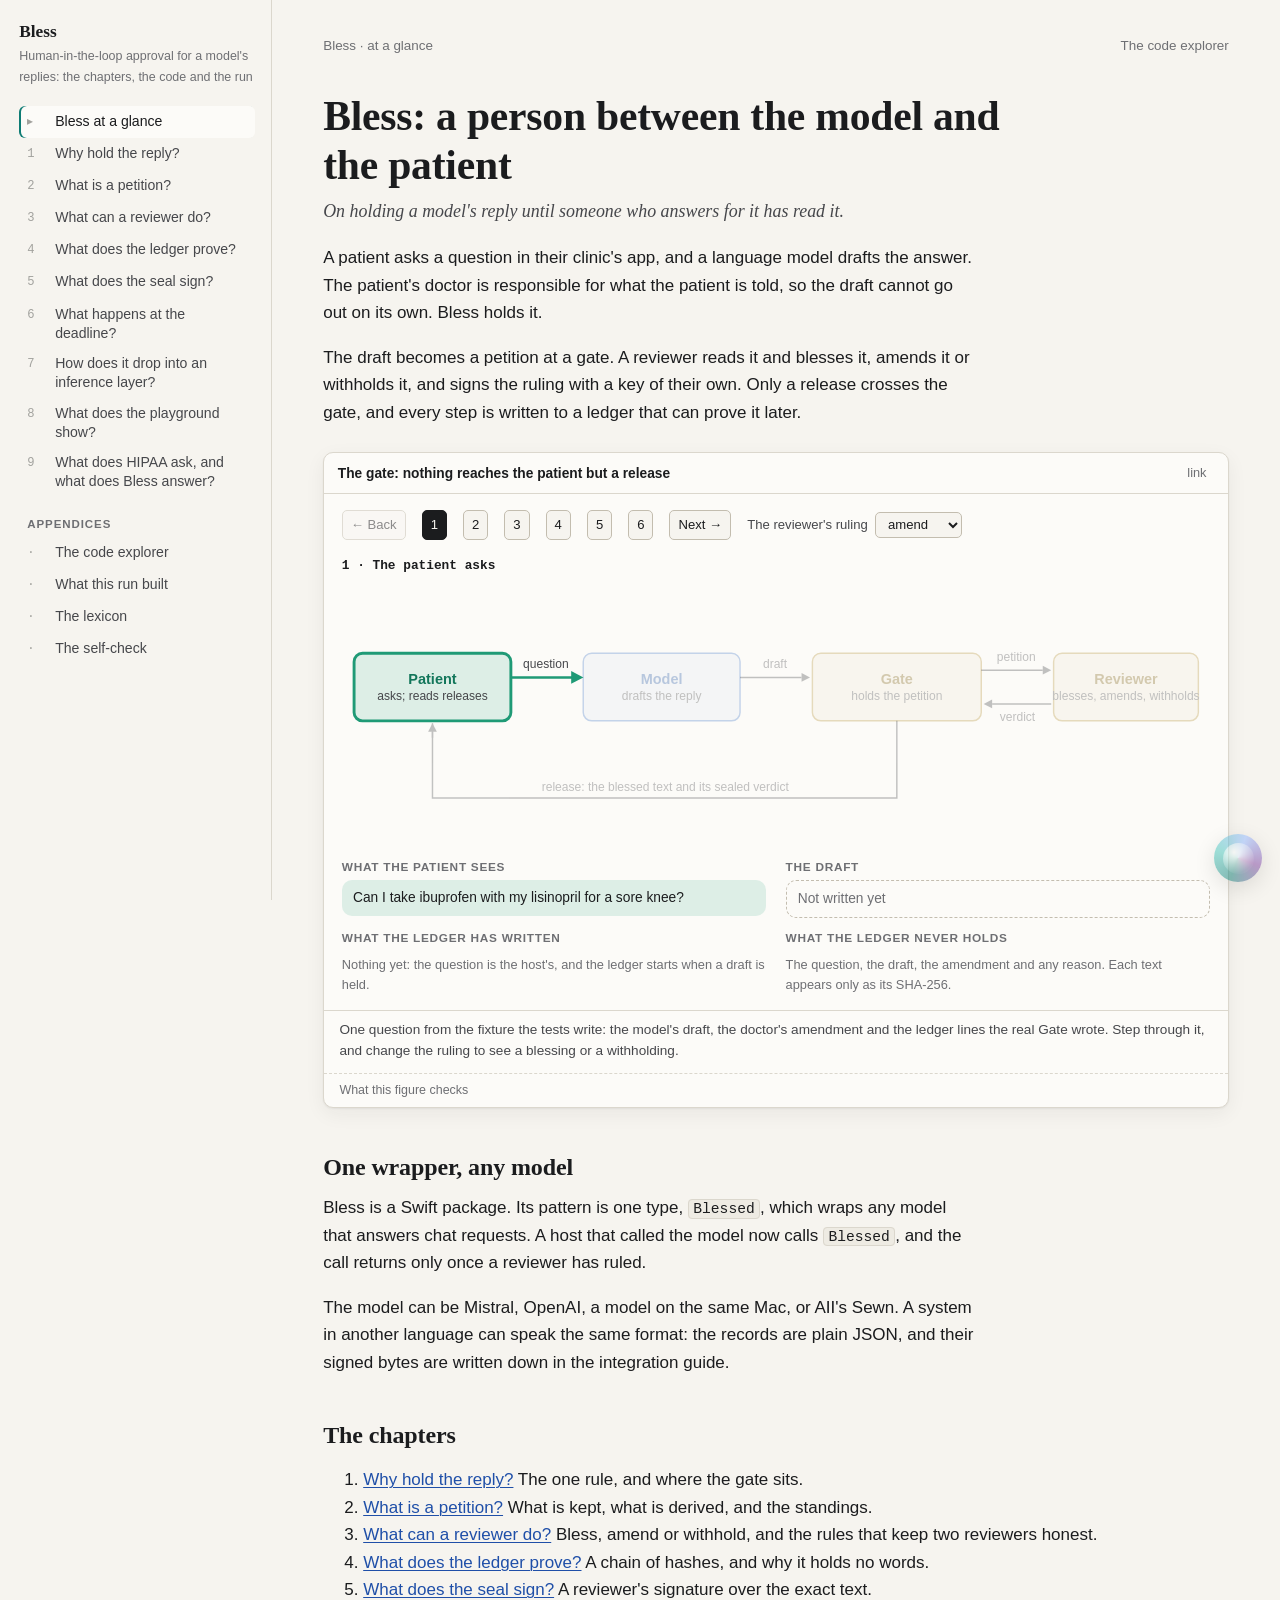
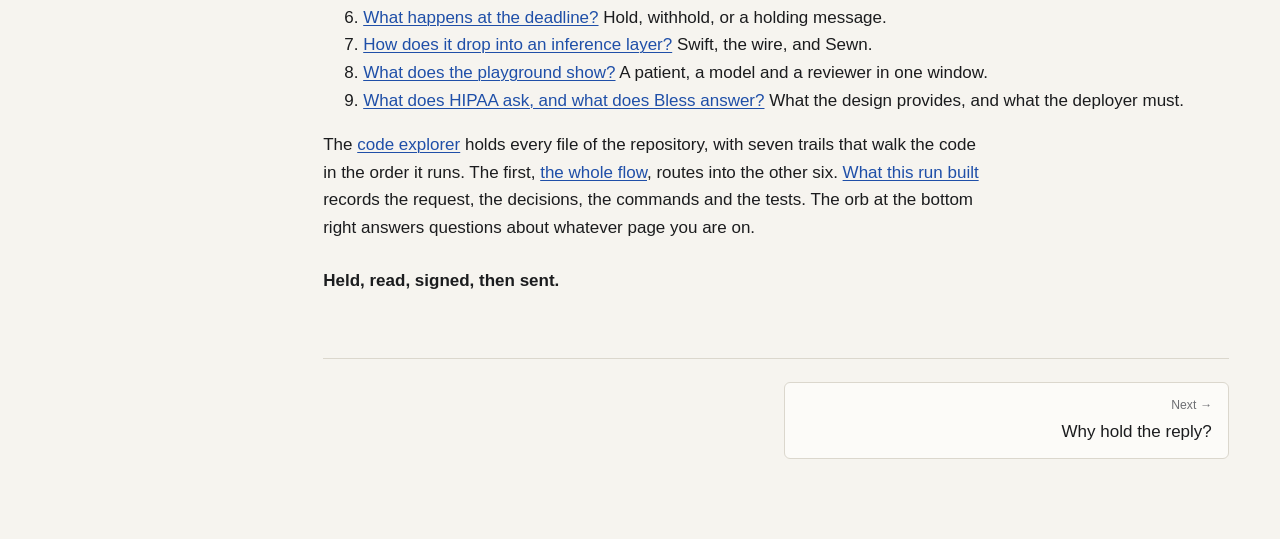
<file: Docs/site/index.html>
<!doctype html>
<html lang="en">
<head>
<meta charset="utf-8">
<meta name="viewport" content="width=device-width, initial-scale=1">
<title>Bless at a glance · Bless</title>
<meta name="description" content="Bless holds a language model's reply until a person blesses it: the reply becomes a petition, a reviewer blesses, amends or withholds it, and only a sealed release reaches the person who asked.">
<link rel="stylesheet" href="css/tokens.css">
<link rel="stylesheet" href="css/site.css">
<link rel="stylesheet" href="css/figure.css">
</head>
<body>
<a class="skip" href="#main">Skip to the chapter</a>
<div class="shell">
<nav class="side" aria-label="Chapters"></nav>
<main class="page" id="main">
<header class="top"><button class="menu" type="button" aria-expanded="false">☰ Contents</button><span>Bless · at a glance</span><a href="code.html">The code explorer</a></header>

<h1 id="ch-overview">Bless: a person between the model and the patient</h1>
<p class="lede"><em>On holding a model's reply until someone who answers for it has read it.</em></p>

<p>A patient asks a question in their clinic's app, and a language model drafts the answer. The patient's doctor is responsible for what the patient is told, so the draft cannot go out on its own. Bless holds it.</p>
<p>The draft becomes a petition at a gate. A reviewer reads it and blesses it, amends it or withholds it, and signs the ruling with a key of their own. Only a release crosses the gate, and every step is written to a ledger that can prove it later.</p>

<figure class="fig" id="fig-gate" data-fig="gate" data-step="1" data-ruling="amend">
<figcaption>One question from the fixture the tests write: the model's draft, the doctor's amendment and the ledger lines the real Gate wrote. Step through it, and change the ruling to see a blessing or a withholding.</figcaption>
</figure>

<h2 id="pattern">One wrapper, any model</h2>
<p>Bless is a Swift package. Its pattern is one type, <code>Blessed</code>, which wraps any model that answers chat requests. A host that called the model now calls <code>Blessed</code>, and the call returns only once a reviewer has ruled.</p>
<p>The model can be Mistral, OpenAI, a model on the same Mac, or AII's Sewn. A system in another language can speak the same format: the records are plain JSON, and their signed bytes are written down in the integration guide.</p>

<h2 id="tour">The chapters</h2>
<ol class="tour">
<li><a href="01-hold.html">Why hold the reply?</a> The one rule, and where the gate sits.</li>
<li><a href="02-petition.html">What is a petition?</a> What is kept, what is derived, and the standings.</li>
<li><a href="03-reviewer.html">What can a reviewer do?</a> Bless, amend or withhold, and the rules that keep two reviewers honest.</li>
<li><a href="04-ledger.html">What does the ledger prove?</a> A chain of hashes, and why it holds no words.</li>
<li><a href="05-seal.html">What does the seal sign?</a> A reviewer's signature over the exact text.</li>
<li><a href="06-deadline.html">What happens at the deadline?</a> Hold, withhold, or a holding message.</li>
<li><a href="07-seam.html">How does it drop into an inference layer?</a> Swift, the wire, and Sewn.</li>
<li><a href="08-playground.html">What does the playground show?</a> A patient, a model and a reviewer in one window.</li>
<li><a href="09-hipaa.html">What does HIPAA ask, and what does Bless answer?</a> What the design provides, and what the deployer must.</li>
</ol>
<p>The <a href="code.html">code explorer</a> holds every file of the repository, with seven trails that walk the code in the order it runs. The first, <a href="code.html#trail-full-flow-1">the whole flow</a>, routes into the other six. <a href="run.html">What this run built</a> records the request, the decisions, the commands and the tests. The orb at the bottom right answers questions about whatever page you are on.</p>

<p class="close">Held, read, signed, then sent.</p>
</main>
</div>
<script src="js/bless.js"></script>
<script src="data/index.js"></script>
<script src="data/fixtures.js"></script>
<script src="js/hash.js"></script>
<script src="js/draw.js"></script>
<script src="js/figures/gate.js"></script>
<script src="js/chapters.js"></script>
<script src="js/ask.js"></script>
<script>Bless.mount();</script>
</body>
</html>
</file>
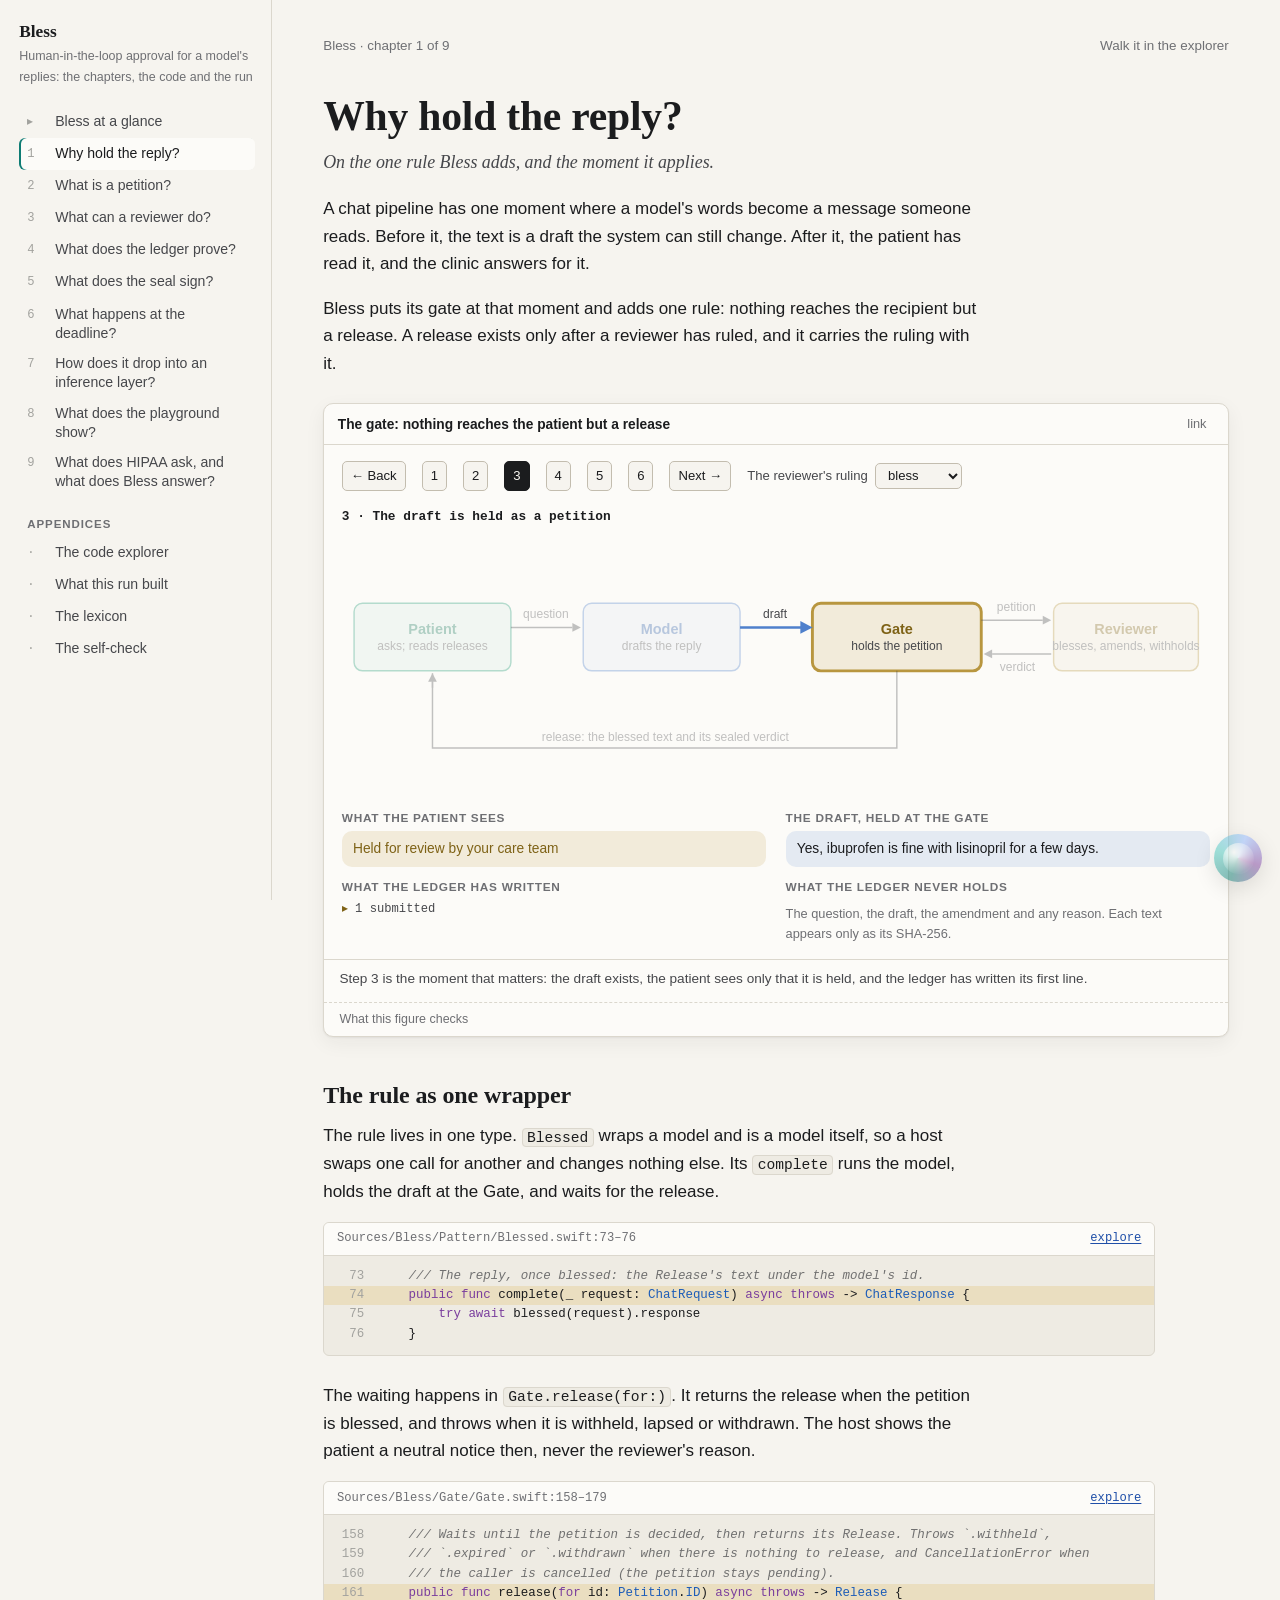
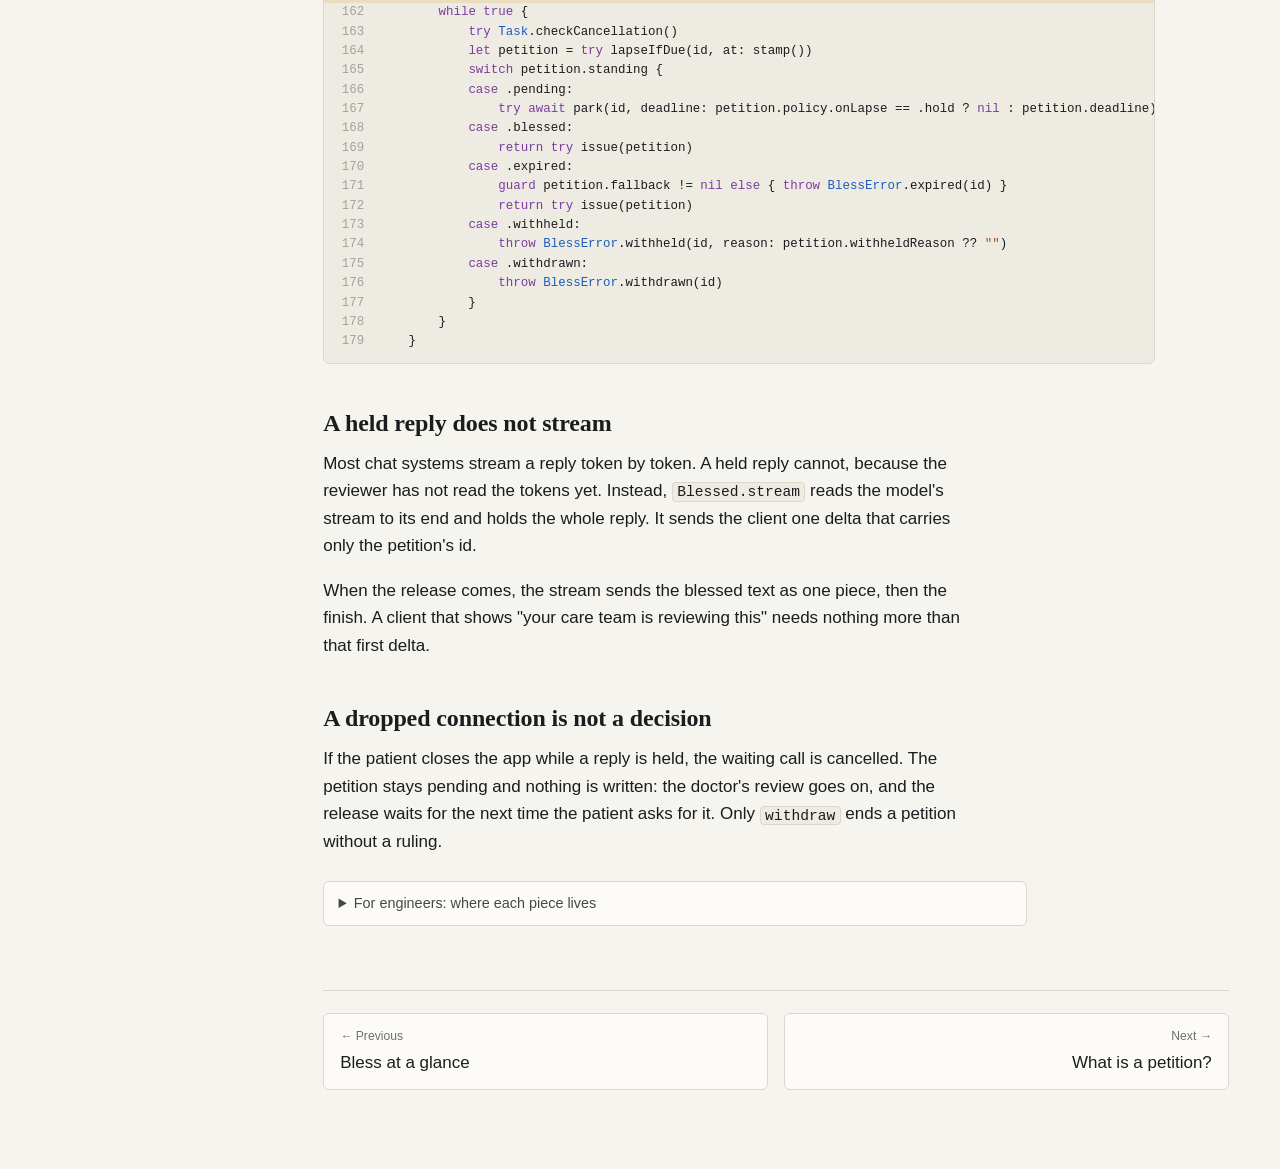
<file: Docs/site/01-hold.html>
<!doctype html>
<html lang="en">
<head>
<meta charset="utf-8">
<meta name="viewport" content="width=device-width, initial-scale=1">
<title>Why hold the reply? · Bless</title>
<meta name="description" content="The one rule Bless adds to a chat pipeline: nothing reaches the recipient but a release. Where the gate sits, and how a streamed reply is held.">
<link rel="stylesheet" href="css/tokens.css">
<link rel="stylesheet" href="css/site.css">
<link rel="stylesheet" href="css/figure.css">
</head>
<body>
<a class="skip" href="#main">Skip to the chapter</a>
<div class="shell">
<nav class="side" aria-label="Chapters"></nav>
<main class="page" id="main">
<header class="top"><button class="menu" type="button" aria-expanded="false">☰ Contents</button><span>Bless · chapter 1 of 9</span><a href="code.html#trail-reply-held-1">Walk it in the explorer</a></header>

<h1 id="ch-hold">Why hold the reply?</h1>
<p class="lede"><em>On the one rule Bless adds, and the moment it applies.</em></p>

<p>A chat pipeline has one moment where a model's words become a message someone reads. Before it, the text is a draft the system can still change. After it, the patient has read it, and the clinic answers for it.</p>
<p>Bless puts its gate at that moment and adds one rule: nothing reaches the recipient but a release. A release exists only after a reviewer has ruled, and it carries the ruling with it.</p>

<figure class="fig" id="fig-gate-hold" data-fig="gate" data-step="3" data-ruling="bless">
<figcaption>Step 3 is the moment that matters: the draft exists, the patient sees only that it is held, and the ledger has written its first line.</figcaption>
</figure>

<h2 id="wrapper">The rule as one wrapper</h2>
<p>The rule lives in one type. <code>Blessed</code> wraps a model and is a model itself, so a host swaps one call for another and changes nothing else. Its <code>complete</code> runs the model, holds the draft at the Gate, and waits for the release.</p>
<div class="code" data-excerpt="Sources/Bless/Pattern/Blessed.swift:Blessed.complete(_:)"></div>
<p>The waiting happens in <code>Gate.release(for:)</code>. It returns the release when the petition is blessed, and throws when it is withheld, lapsed or withdrawn. The host shows the patient a neutral notice then, never the reviewer's reason.</p>
<div class="code" data-excerpt="Sources/Bless/Gate/Gate.swift:Gate.release(for:)"></div>

<h2 id="streaming">A held reply does not stream</h2>
<p>Most chat systems stream a reply token by token. A held reply cannot, because the reviewer has not read the tokens yet. Instead, <code>Blessed.stream</code> reads the model's stream to its end and holds the whole reply. It sends the client one delta that carries only the petition's id.</p>
<p>When the release comes, the stream sends the blessed text as one piece, then the finish. A client that shows "your care team is reviewing this" needs nothing more than that first delta.</p>

<h2 id="cancel">A dropped connection is not a decision</h2>
<p>If the patient closes the app while a reply is held, the waiting call is cancelled. The petition stays pending and nothing is written: the doctor's review goes on, and the release waits for the next time the patient asks for it. Only <code>withdraw</code> ends a petition without a ruling.</p>

<details class="engineers" id="engineers"><summary>For engineers: where each piece lives</summary><div class="inner">
<ul class="plain">
<li><a href="code.html#trail-reply-held-1">The reply-held trail</a> walks a request from <code>Blessed.blessed</code> through the model to <code>Gate.submit</code> and the wait.</li>
<li>The waiting is wake-and-recheck: every final transition wakes each waiter, and each re-reads the store. <code>GateWaitingTests</code> holds two waiters, a cancelled waiter and a deadline that wakes itself.</li>
<li>The Gate's methods other than <code>release(for:)</code> and <code>dispatch</code> never suspend, because the stores are synchronous. Each transition and its ledger line happen as one step on the actor.</li>
</ul>
</div></details>
</main>
</div>
<script src="js/bless.js"></script>
<script src="data/index.js"></script>
<script src="data/fixtures.js"></script>
<script src="js/hash.js"></script>
<script src="js/draw.js"></script>
<script src="js/figures/gate.js"></script>
<script src="js/chapters.js"></script>
<script src="js/ask.js"></script>
<script>Bless.mount();</script>
</body>
</html>
</file>
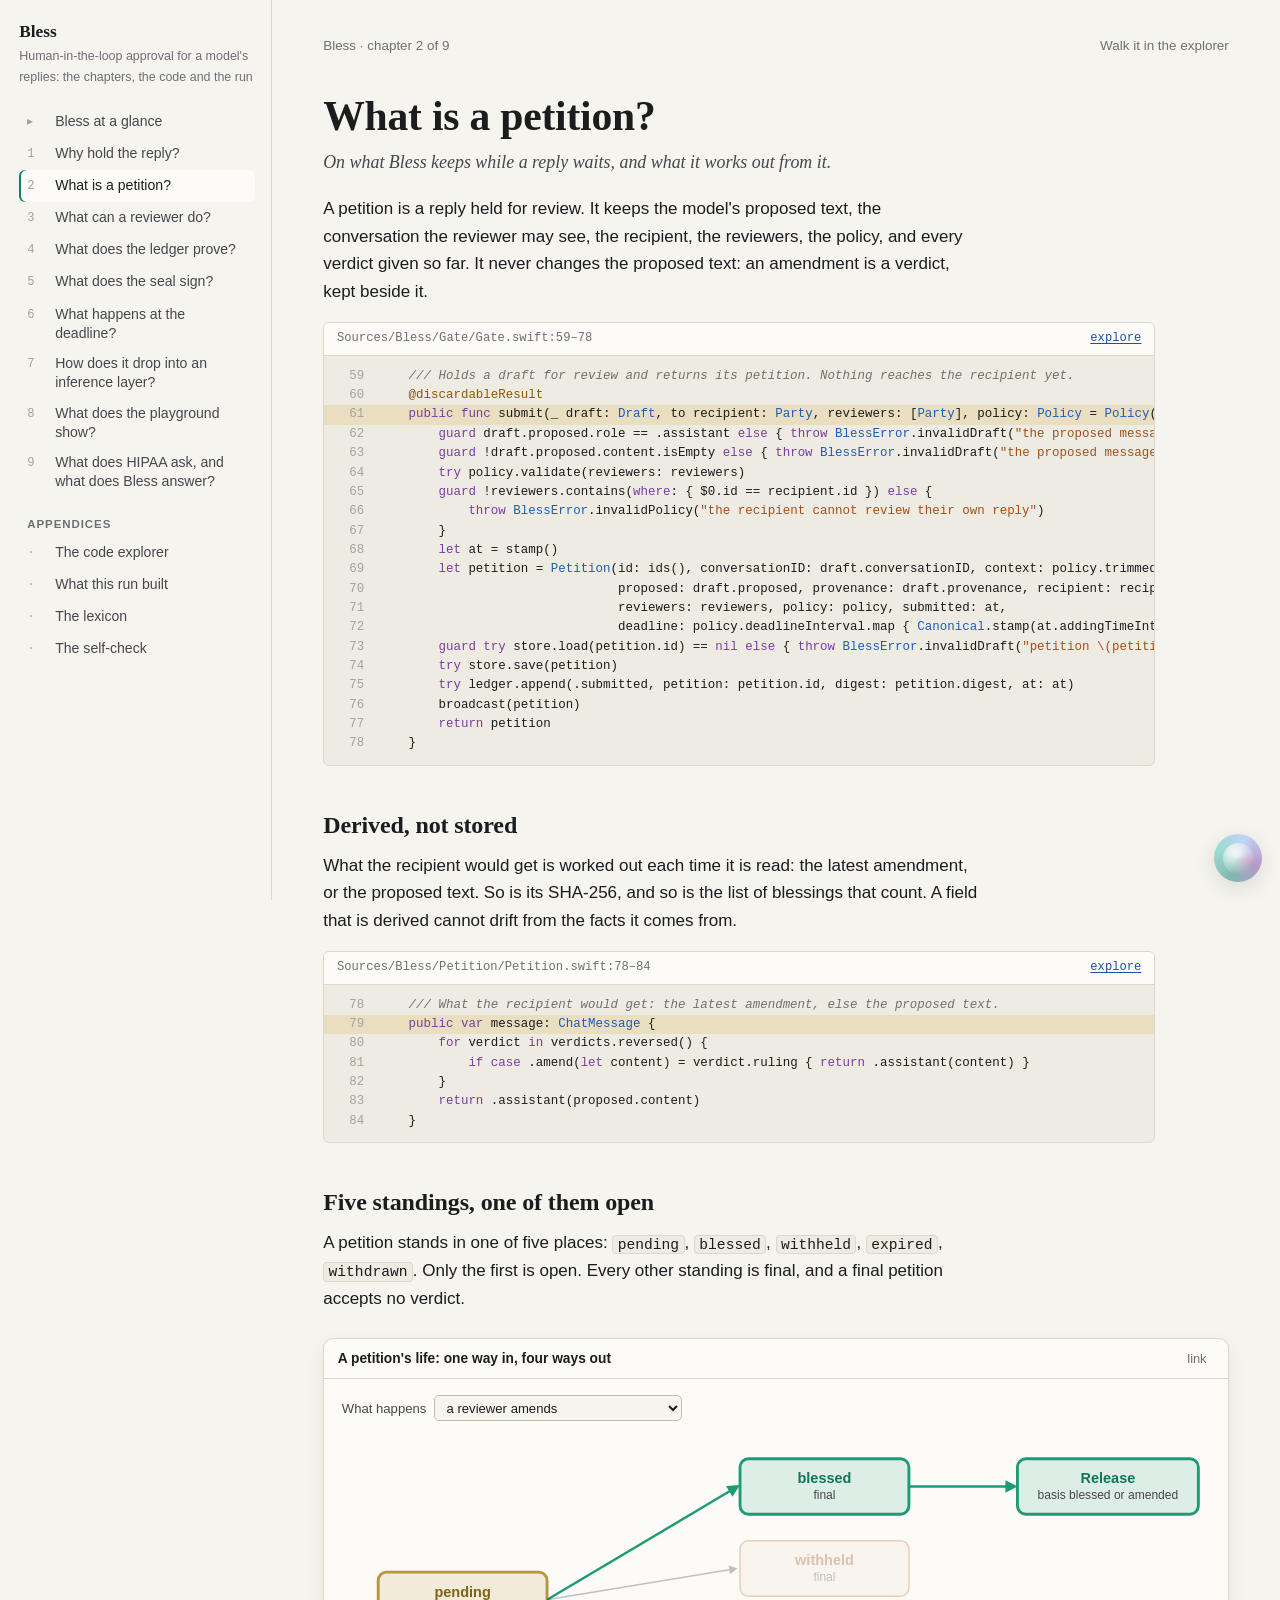
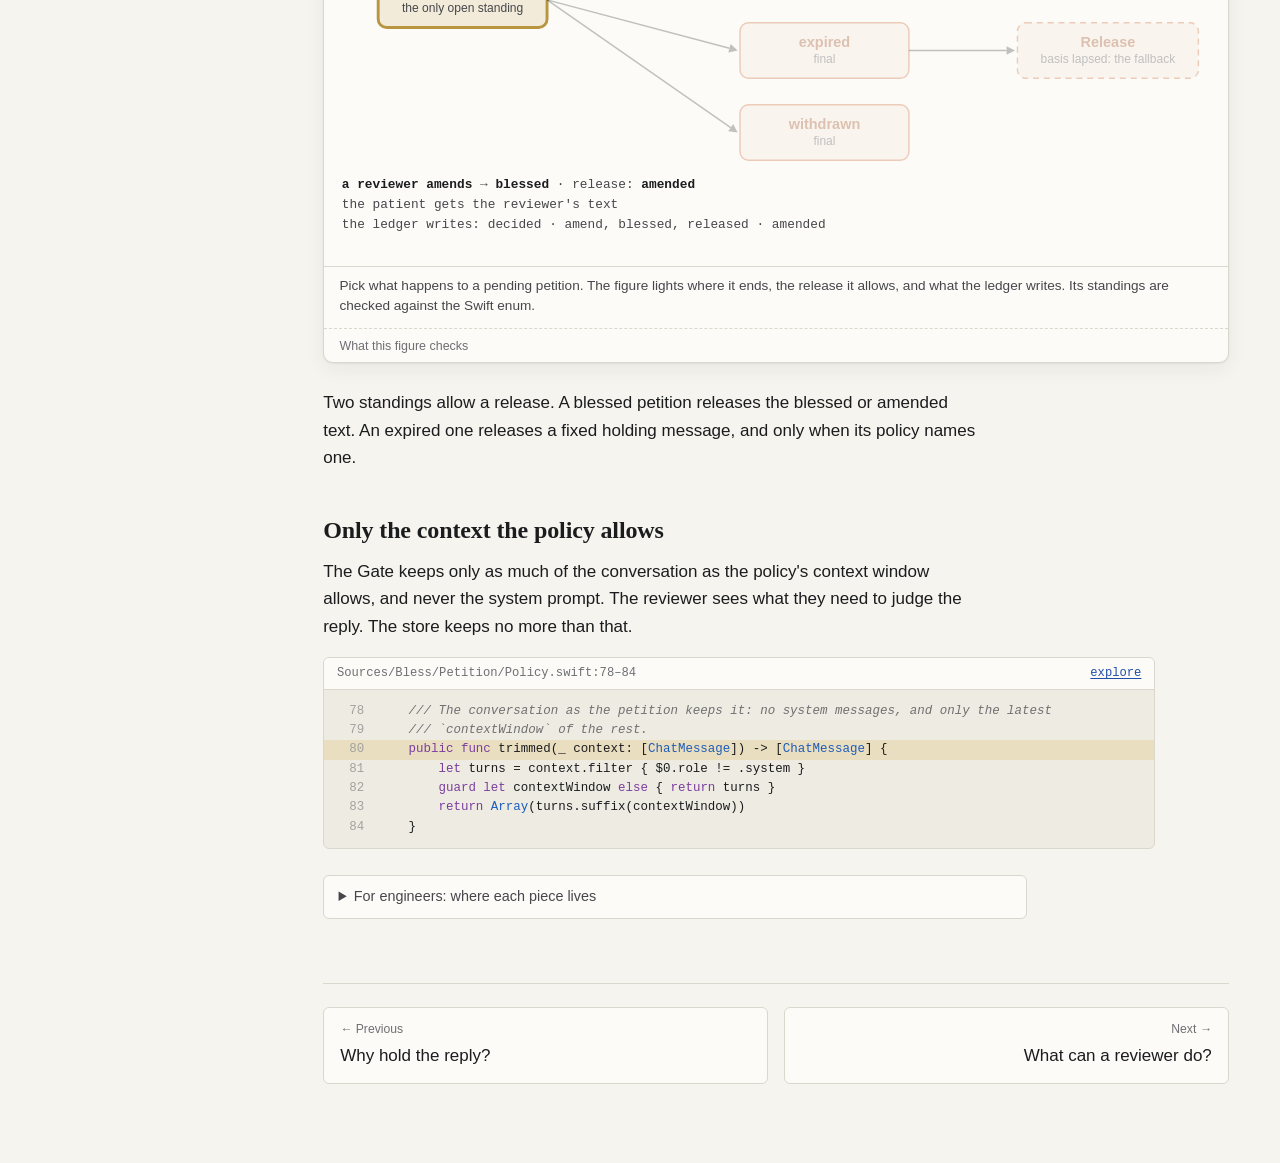
<file: Docs/site/02-petition.html>
<!doctype html>
<html lang="en">
<head>
<meta charset="utf-8">
<meta name="viewport" content="width=device-width, initial-scale=1">
<title>What is a petition? · Bless</title>
<meta name="description" content="A petition is a reply held for review: the proposed text, the conversation the policy lets a reviewer see, who it is for, who may rule on it, and every verdict so far. Its standings, and what is derived rather than stored.">
<link rel="stylesheet" href="css/tokens.css">
<link rel="stylesheet" href="css/site.css">
<link rel="stylesheet" href="css/figure.css">
</head>
<body>
<a class="skip" href="#main">Skip to the chapter</a>
<div class="shell">
<nav class="side" aria-label="Chapters"></nav>
<main class="page" id="main">
<header class="top"><button class="menu" type="button" aria-expanded="false">☰ Contents</button><span>Bless · chapter 2 of 9</span><a href="code.html#trail-reply-held-3">Walk it in the explorer</a></header>

<h1 id="ch-petition">What is a petition?</h1>
<p class="lede"><em>On what Bless keeps while a reply waits, and what it works out from it.</em></p>

<p>A petition is a reply held for review. It keeps the model's proposed text, the conversation the reviewer may see, the recipient, the reviewers, the policy, and every verdict given so far. It never changes the proposed text: an amendment is a verdict, kept beside it.</p>
<div class="code" data-excerpt="Sources/Bless/Gate/Gate.swift:Gate.submit(_:to:reviewers:policy:)"></div>

<h2 id="derived">Derived, not stored</h2>
<p>What the recipient would get is worked out each time it is read: the latest amendment, or the proposed text. So is its SHA-256, and so is the list of blessings that count. A field that is derived cannot drift from the facts it comes from.</p>
<div class="code" data-excerpt="Sources/Bless/Petition/Petition.swift:Petition.message"></div>

<h2 id="standings">Five standings, one of them open</h2>
<p>A petition stands in one of five places: <span data-enum="standings"><code>pending</code>, <code>blessed</code>, <code>withheld</code>, <code>expired</code>, <code>withdrawn</code></span>. Only the first is open. Every other standing is final, and a final petition accepts no verdict.</p>

<figure class="fig" id="fig-petition-states" data-fig="petition-states" data-event="amend">
<figcaption>Pick what happens to a pending petition. The figure lights where it ends, the release it allows, and what the ledger writes. Its standings are checked against the Swift enum.</figcaption>
</figure>

<p>Two standings allow a release. A blessed petition releases the blessed or amended text. An expired one releases a fixed holding message, and only when its policy names one.</p>

<h2 id="context">Only the context the policy allows</h2>
<p>The Gate keeps only as much of the conversation as the policy's context window allows, and never the system prompt. The reviewer sees what they need to judge the reply. The store keeps no more than that.</p>
<div class="code" data-excerpt="Sources/Bless/Petition/Policy.swift:Policy.trimmed(_:)"></div>

<details class="engineers" id="engineers"><summary>For engineers: where each piece lives</summary><div class="inner">
<ul class="plain">
<li><code>Petition</code> is a value: its rules, <code>applying(_:at:)</code> and <code>lapsed(at:)</code>, return a new petition and are tested in <code>PetitionTests</code> with no Gate.</li>
<li>Petitions are kept in memory, or as one private file each by <code>FilePetitionStore</code>, sealed with AES-GCM when given a key.</li>
<li>A petition's JSON is in the <a href="code.html#Docs/INTEGRATION.md">integration guide</a>, with a release's and a ledger event's.</li>
</ul>
</div></details>
</main>
</div>
<script src="js/bless.js"></script>
<script src="data/index.js"></script>
<script src="data/fixtures.js"></script>
<script src="js/hash.js"></script>
<script src="js/draw.js"></script>
<script src="js/figures/petition.js"></script>
<script src="js/chapters.js"></script>
<script src="js/ask.js"></script>
<script>Bless.mount();</script>
</body>
</html>
</file>
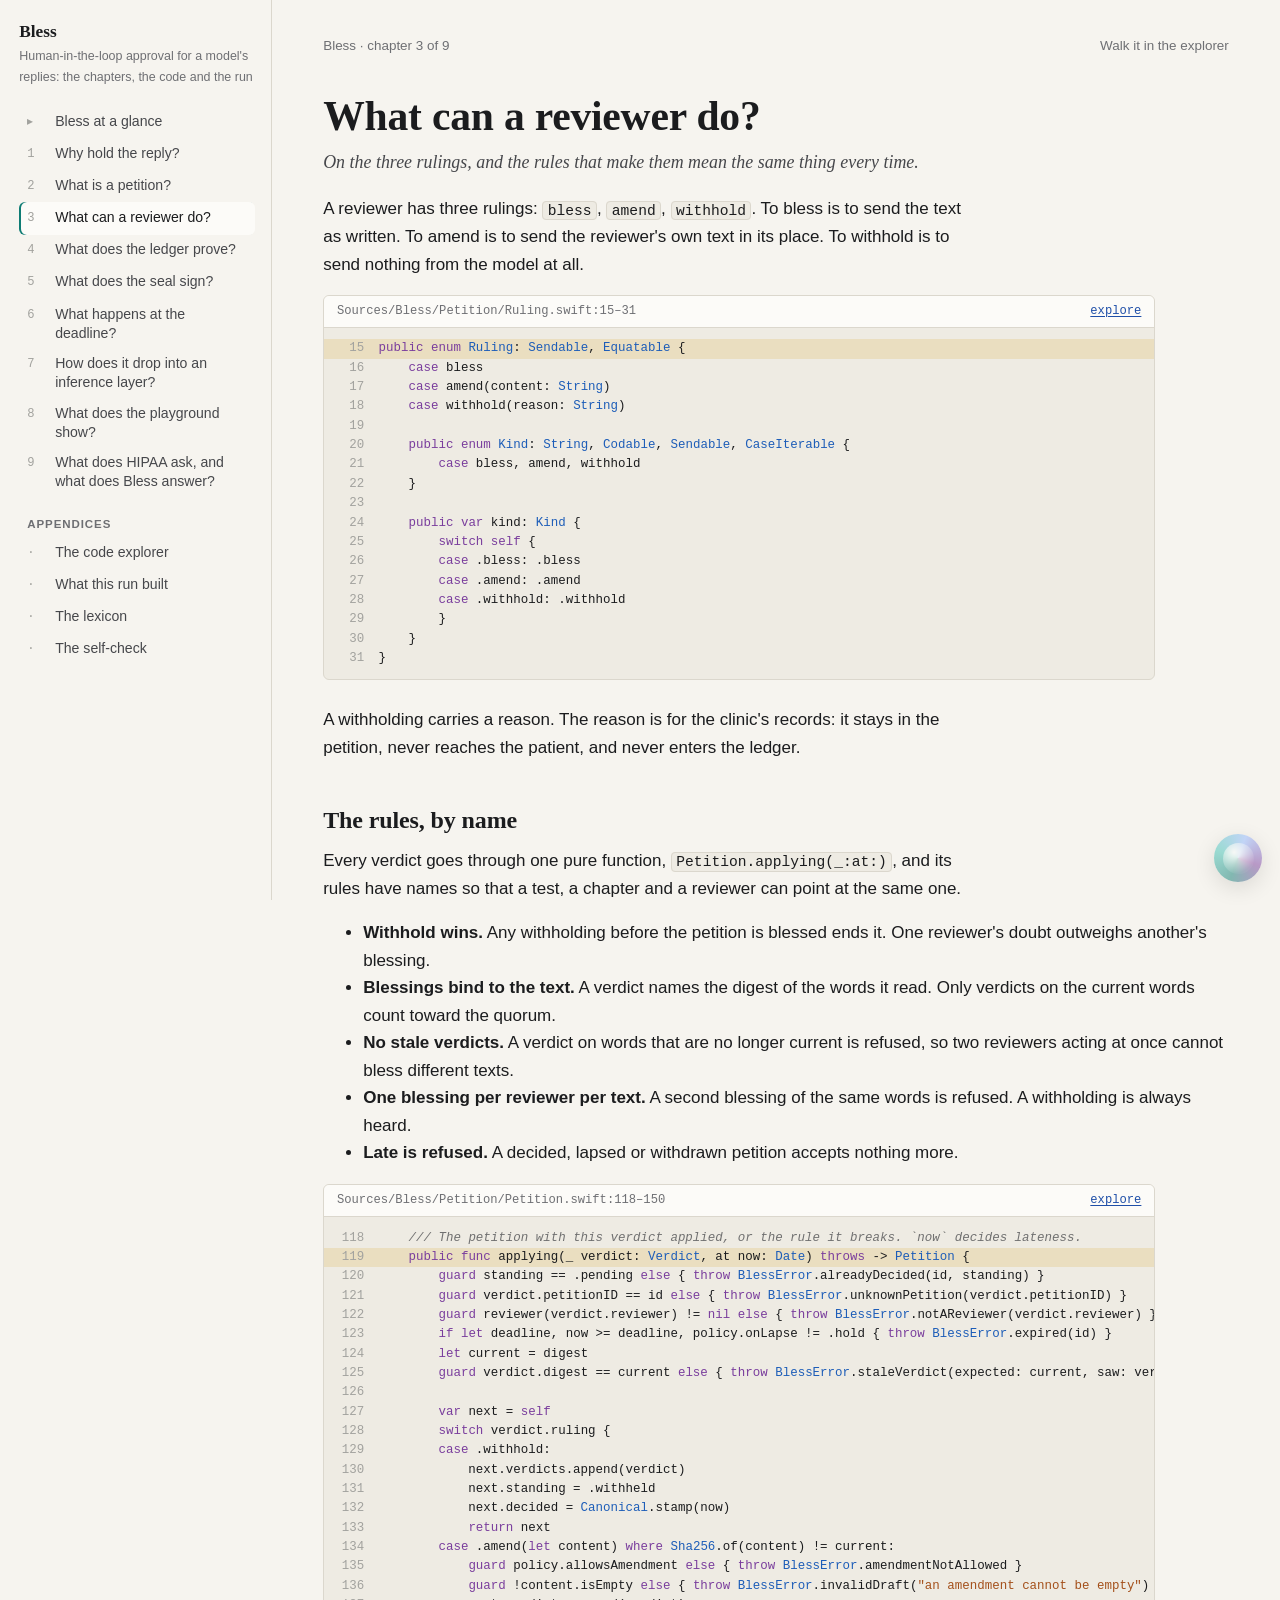
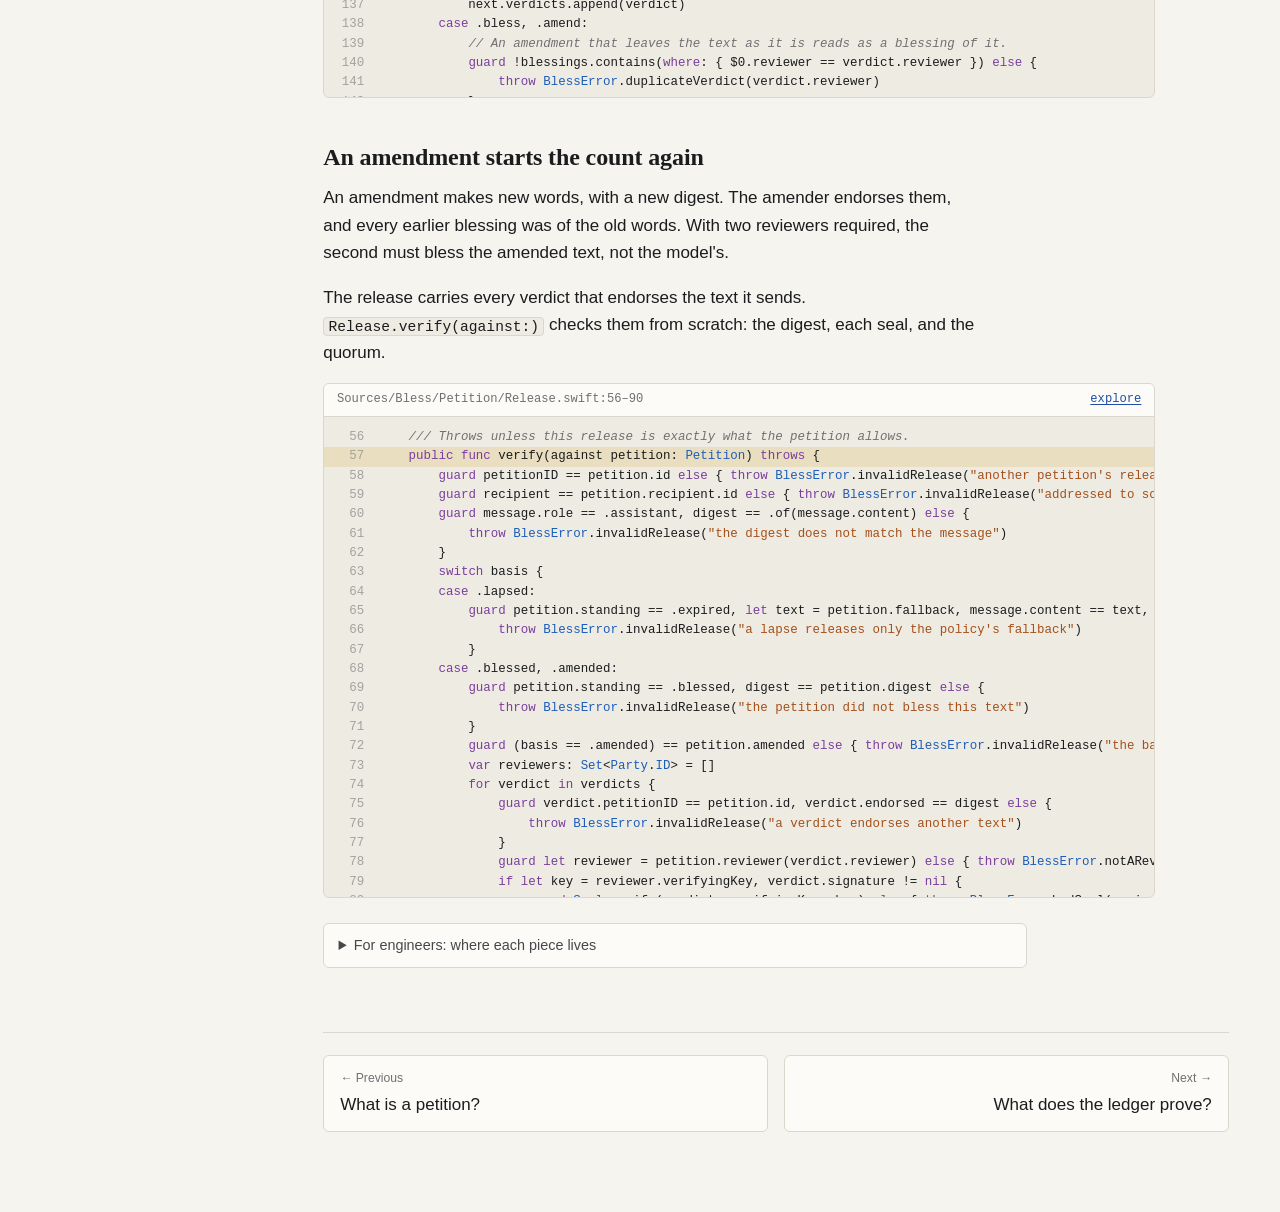
<file: Docs/site/03-reviewer.html>
<!doctype html>
<html lang="en">
<head>
<meta charset="utf-8">
<meta name="viewport" content="width=device-width, initial-scale=1">
<title>What can a reviewer do? · Bless</title>
<meta name="description" content="A reviewer blesses, amends or withholds a held reply, and every ruling is sealed. The rules that decide a petition: withhold wins, blessings bind to the text, no stale verdicts, one blessing per text, late is refused.">
<link rel="stylesheet" href="css/tokens.css">
<link rel="stylesheet" href="css/site.css">
<link rel="stylesheet" href="css/figure.css">
</head>
<body>
<a class="skip" href="#main">Skip to the chapter</a>
<div class="shell">
<nav class="side" aria-label="Chapters"></nav>
<main class="page" id="main">
<header class="top"><button class="menu" type="button" aria-expanded="false">☰ Contents</button><span>Bless · chapter 3 of 9</span><a href="code.html#trail-reviewer-rules-1">Walk it in the explorer</a></header>

<h1 id="ch-reviewer">What can a reviewer do?</h1>
<p class="lede"><em>On the three rulings, and the rules that make them mean the same thing every time.</em></p>

<p>A reviewer has three rulings: <span data-enum="rulings"><code>bless</code>, <code>amend</code>, <code>withhold</code></span>. To bless is to send the text as written. To amend is to send the reviewer's own text in its place. To withhold is to send nothing from the model at all.</p>
<div class="code" data-excerpt="Sources/Bless/Petition/Ruling.swift:Ruling"></div>
<p>A withholding carries a reason. The reason is for the clinic's records: it stays in the petition, never reaches the patient, and never enters the ledger.</p>

<h2 id="rules">The rules, by name</h2>
<p>Every verdict goes through one pure function, <code>Petition.applying(_:at:)</code>, and its rules have names so that a test, a chapter and a reviewer can point at the same one.</p>
<ul>
<li><strong>Withhold wins.</strong> Any withholding before the petition is blessed ends it. One reviewer's doubt outweighs another's blessing.</li>
<li><strong>Blessings bind to the text.</strong> A verdict names the digest of the words it read. Only verdicts on the current words count toward the quorum.</li>
<li><strong>No stale verdicts.</strong> A verdict on words that are no longer current is refused, so two reviewers acting at once cannot bless different texts.</li>
<li><strong>One blessing per reviewer per text.</strong> A second blessing of the same words is refused. A withholding is always heard.</li>
<li><strong>Late is refused.</strong> A decided, lapsed or withdrawn petition accepts nothing more.</li>
</ul>
<div class="code" data-excerpt="Sources/Bless/Petition/Petition.swift:Petition.applying(_:at:)"></div>

<h2 id="amend">An amendment starts the count again</h2>
<p>An amendment makes new words, with a new digest. The amender endorses them, and every earlier blessing was of the old words. With two reviewers required, the second must bless the amended text, not the model's.</p>
<p>The release carries every verdict that endorses the text it sends. <code>Release.verify(against:)</code> checks them from scratch: the digest, each seal, and the quorum.</p>
<div class="code" data-excerpt="Sources/Bless/Petition/Release.swift:Release.verify(against:)"></div>

<details class="engineers" id="engineers"><summary>For engineers: where each piece lives</summary><div class="inner">
<ul class="plain">
<li><a href="code.html#trail-reviewer-rules-1">The reviewer-rules trail</a> follows a ruling from the reviewer's identity through the seal and the rules to the release.</li>
<li><code>PetitionTests</code> holds each rule; <code>GateTests</code> holds quorum 2 through the Gate.</li>
<li>Reviewers sign on their own device. The Gate takes a sealed <code>Verdict</code> and verifies it; it never sees a private key.</li>
</ul>
</div></details>
</main>
</div>
<script src="js/bless.js"></script>
<script src="data/index.js"></script>
<script src="data/fixtures.js"></script>
<script src="js/hash.js"></script>
<script src="js/draw.js"></script>
<script src="js/figures/petition.js"></script>
<script src="js/chapters.js"></script>
<script src="js/ask.js"></script>
<script>Bless.mount();</script>
</body>
</html>
</file>
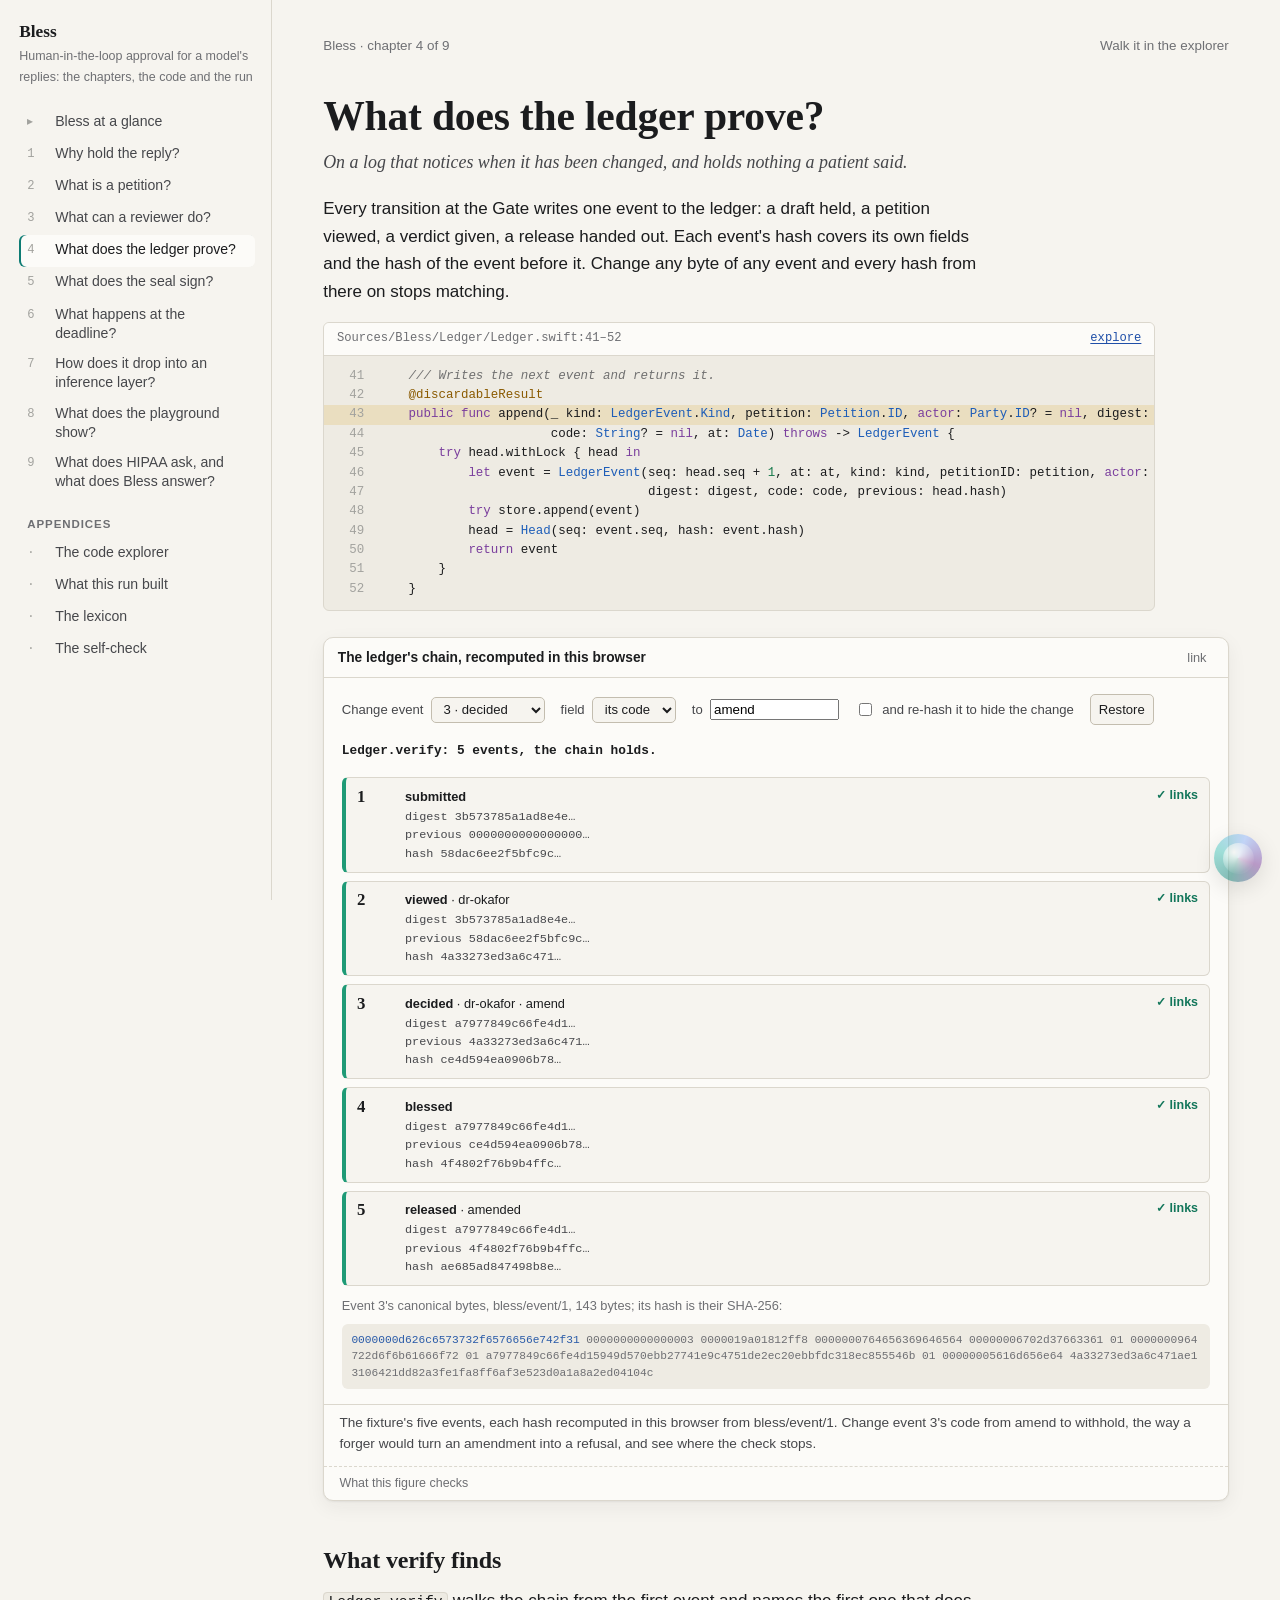
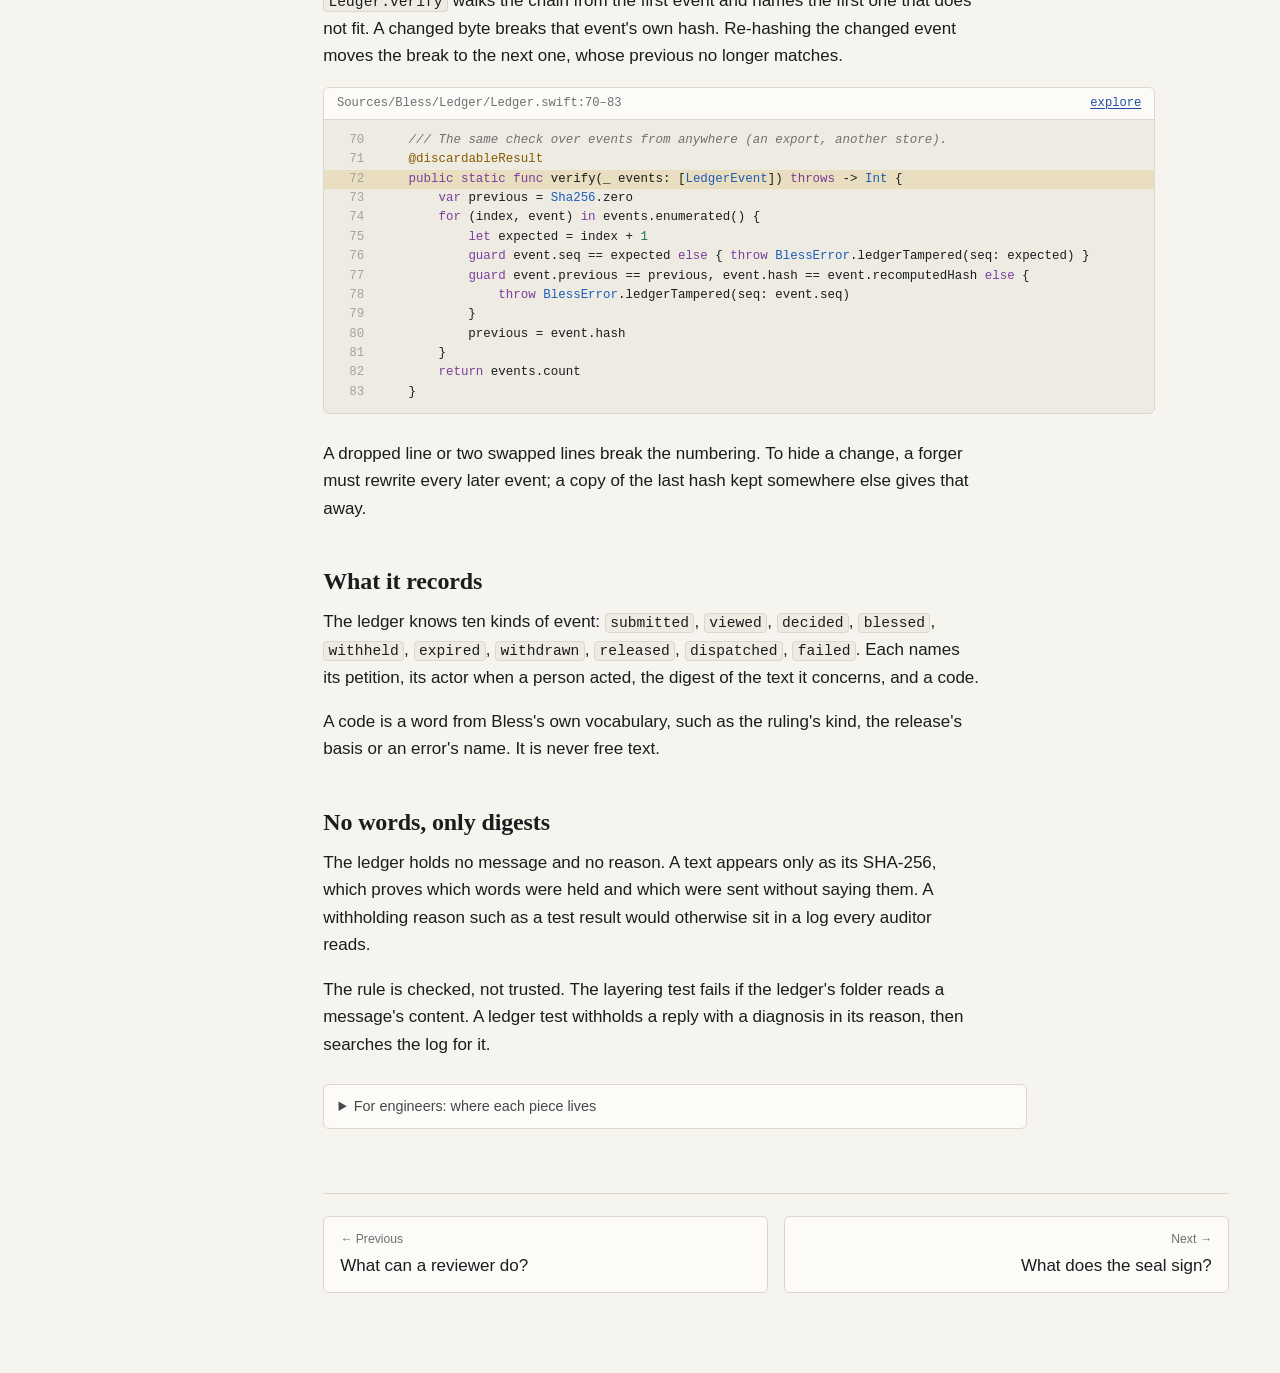
<file: Docs/site/04-ledger.html>
<!doctype html>
<html lang="en">
<head>
<meta charset="utf-8">
<meta name="viewport" content="width=device-width, initial-scale=1">
<title>What does the ledger prove? · Bless</title>
<meta name="description" content="The ledger is Bless's audit log: one event per transition, each hash covering its fields and the hash before it, so a changed, dropped or reordered event is found. It holds ids, digests and codes, never words.">
<link rel="stylesheet" href="css/tokens.css">
<link rel="stylesheet" href="css/site.css">
<link rel="stylesheet" href="css/figure.css">
</head>
<body>
<a class="skip" href="#main">Skip to the chapter</a>
<div class="shell">
<nav class="side" aria-label="Chapters"></nav>
<main class="page" id="main">
<header class="top"><button class="menu" type="button" aria-expanded="false">☰ Contents</button><span>Bless · chapter 4 of 9</span><a href="code.html#trail-ledger-chains-1">Walk it in the explorer</a></header>

<h1 id="ch-ledger">What does the ledger prove?</h1>
<p class="lede"><em>On a log that notices when it has been changed, and holds nothing a patient said.</em></p>

<p>Every transition at the Gate writes one event to the ledger: a draft held, a petition viewed, a verdict given, a release handed out. Each event's hash covers its own fields and the hash of the event before it. Change any byte of any event and every hash from there on stops matching.</p>
<div class="code" data-excerpt="Sources/Bless/Ledger/Ledger.swift:Ledger.append(_:petition:actor:digest:code:at:)"></div>

<figure class="fig" id="fig-ledger-chain" data-fig="ledger-chain" data-event="3" data-field="code">
<figcaption>The fixture's five events, each hash recomputed in this browser from bless/event/1. Change event 3's code from amend to withhold, the way a forger would turn an amendment into a refusal, and see where the check stops.</figcaption>
</figure>

<h2 id="verify">What verify finds</h2>
<p><code>Ledger.verify</code> walks the chain from the first event and names the first one that does not fit. A changed byte breaks that event's own hash. Re-hashing the changed event moves the break to the next one, whose previous no longer matches.</p>
<div class="code" data-excerpt="Sources/Bless/Ledger/Ledger.swift:Ledger.verify(_:)"></div>
<p>A dropped line or two swapped lines break the numbering. To hide a change, a forger must rewrite every later event; a copy of the last hash kept somewhere else gives that away.</p>

<h2 id="kinds">What it records</h2>
<p>The ledger knows ten kinds of event: <span data-enum="ledgerKinds"><code>submitted</code>, <code>viewed</code>, <code>decided</code>, <code>blessed</code>, <code>withheld</code>, <code>expired</code>, <code>withdrawn</code>, <code>released</code>, <code>dispatched</code>, <code>failed</code></span>. Each names its petition, its actor when a person acted, the digest of the text it concerns, and a code.</p>
<p>A code is a word from Bless's own vocabulary, such as the ruling's kind, the release's basis or an error's name. It is never free text.</p>

<h2 id="no-words">No words, only digests</h2>
<p>The ledger holds no message and no reason. A text appears only as its SHA-256, which proves which words were held and which were sent without saying them. A withholding reason such as a test result would otherwise sit in a log every auditor reads.</p>
<p>The rule is checked, not trusted. The layering test fails if the ledger's folder reads a message's content. A ledger test withholds a reply with a diagnosis in its reason, then searches the log for it.</p>

<details class="engineers" id="engineers"><summary>For engineers: where each piece lives</summary><div class="inner">
<ul class="plain">
<li><a href="code.html#trail-ledger-chains-1">The ledger-chains trail</a> goes from an append through the canonical bytes to the file and the walk back.</li>
<li><code>FileLedgerStore</code> writes JSON lines, appended and flushed before each call returns, mode 0600. A ledger reopened over its file continues the chain.</li>
<li>The canonical layout is in <a href="code.html#Sources/Bless/Support/Canonical.swift">Canonical.swift</a>; <code>CanonicalTests</code> holds it to vectors a separate Python implementation computed.</li>
</ul>
</div></details>
</main>
</div>
<script src="js/bless.js"></script>
<script src="data/index.js"></script>
<script src="data/fixtures.js"></script>
<script src="js/hash.js"></script>
<script src="js/draw.js"></script>
<script src="js/figures/chain.js"></script>
<script src="js/chapters.js"></script>
<script src="js/ask.js"></script>
<script>Bless.mount();</script>
</body>
</html>
</file>
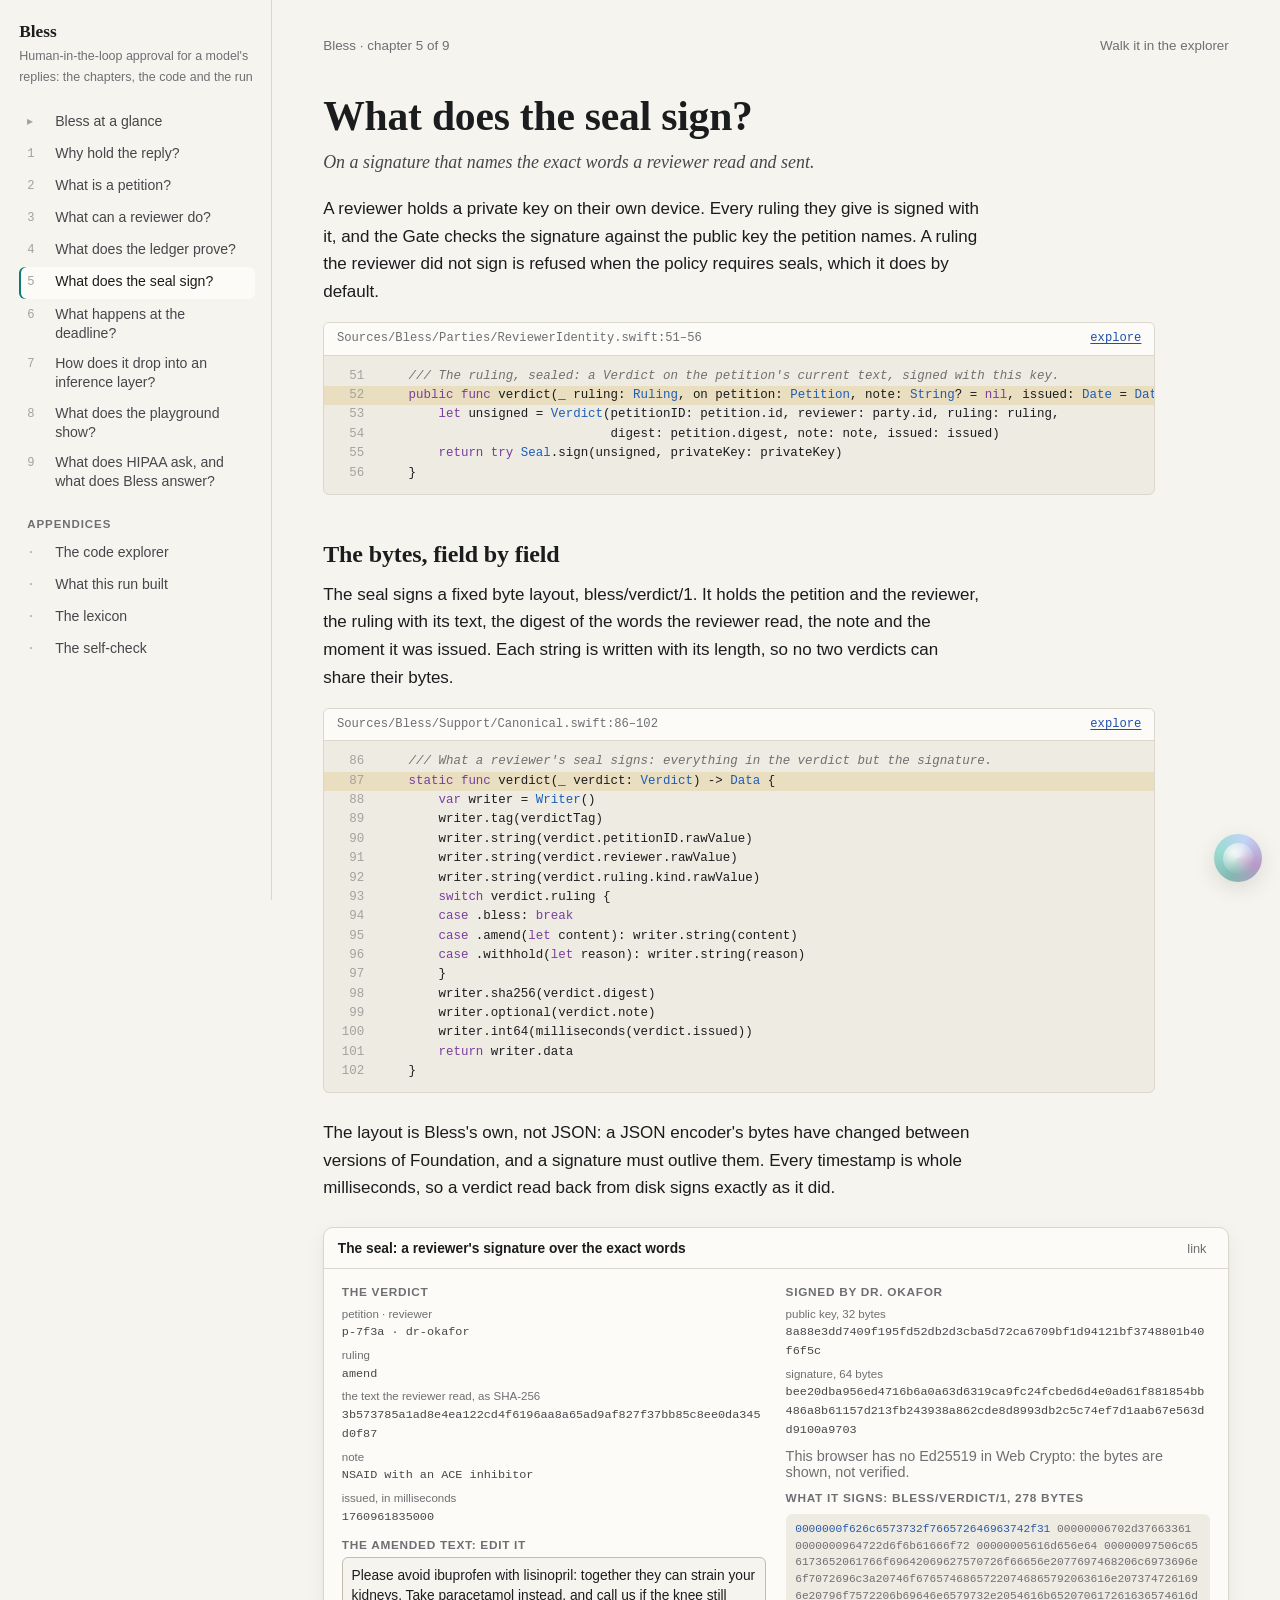
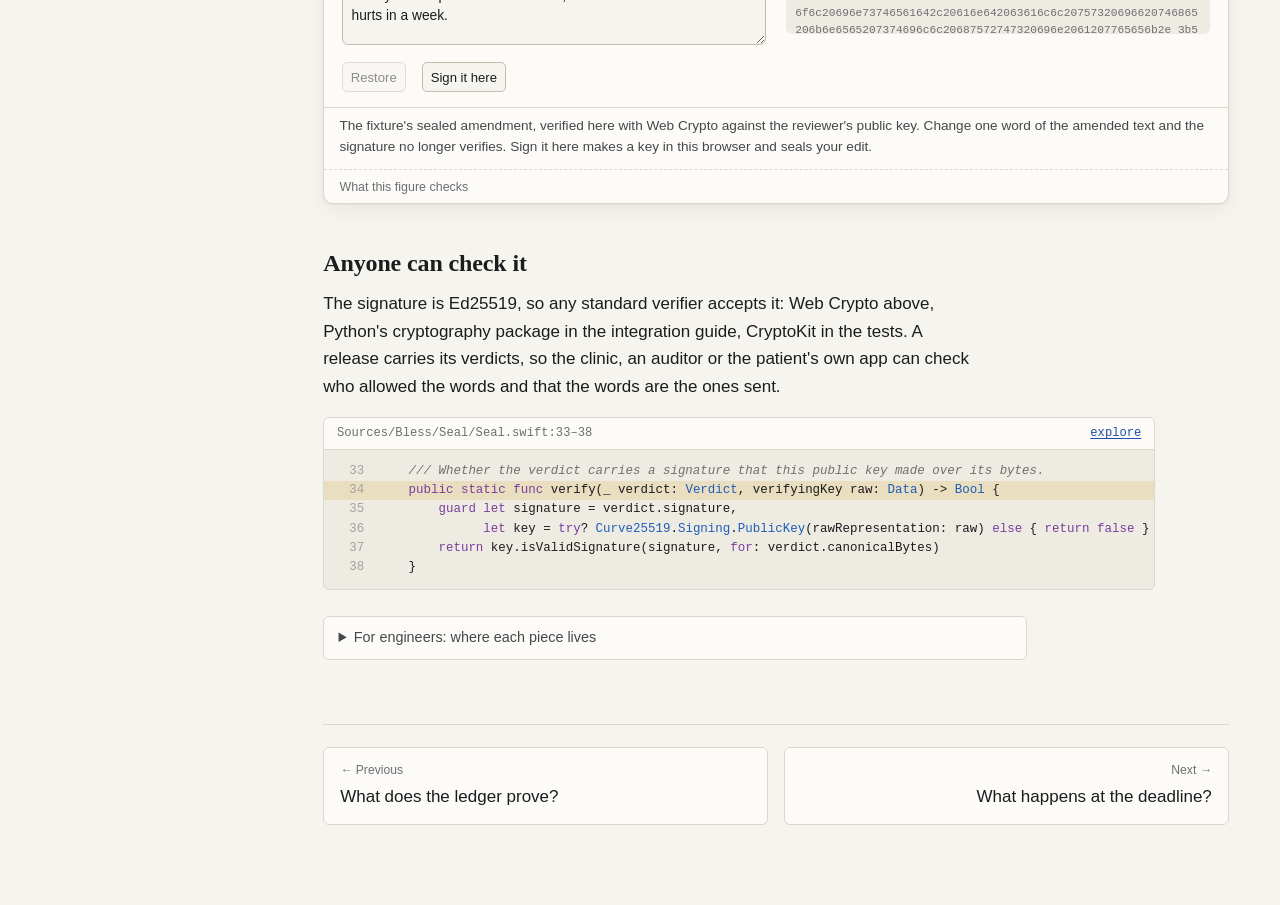
<file: Docs/site/05-seal.html>
<!doctype html>
<html lang="en">
<head>
<meta charset="utf-8">
<meta name="viewport" content="width=device-width, initial-scale=1">
<title>What does the seal sign? · Bless</title>
<meta name="description" content="A reviewer's seal is an Ed25519 signature over the verdict's canonical bytes: the petition, the reviewer, the ruling and its text, the digest of the words read, the note and the time. Edit one word and it no longer verifies.">
<link rel="stylesheet" href="css/tokens.css">
<link rel="stylesheet" href="css/site.css">
<link rel="stylesheet" href="css/figure.css">
</head>
<body>
<a class="skip" href="#main">Skip to the chapter</a>
<div class="shell">
<nav class="side" aria-label="Chapters"></nav>
<main class="page" id="main">
<header class="top"><button class="menu" type="button" aria-expanded="false">☰ Contents</button><span>Bless · chapter 5 of 9</span><a href="code.html#trail-seal-signs-1">Walk it in the explorer</a></header>

<h1 id="ch-seal">What does the seal sign?</h1>
<p class="lede"><em>On a signature that names the exact words a reviewer read and sent.</em></p>

<p>A reviewer holds a private key on their own device. Every ruling they give is signed with it, and the Gate checks the signature against the public key the petition names. A ruling the reviewer did not sign is refused when the policy requires seals, which it does by default.</p>
<div class="code" data-excerpt="Sources/Bless/Parties/ReviewerIdentity.swift:ReviewerIdentity.verdict(_:on:note:issued:)"></div>

<h2 id="bytes">The bytes, field by field</h2>
<p>The seal signs a fixed byte layout, bless/verdict/1. It holds the petition and the reviewer, the ruling with its text, the digest of the words the reviewer read, the note and the moment it was issued. Each string is written with its length, so no two verdicts can share their bytes.</p>
<div class="code" data-excerpt="Sources/Bless/Support/Canonical.swift:Canonical.verdict(_:)"></div>
<p>The layout is Bless's own, not JSON: a JSON encoder's bytes have changed between versions of Foundation, and a signature must outlive them. Every timestamp is whole milliseconds, so a verdict read back from disk signs exactly as it did.</p>

<figure class="fig" id="fig-seal" data-fig="seal">
<figcaption>The fixture's sealed amendment, verified here with Web Crypto against the reviewer's public key. Change one word of the amended text and the signature no longer verifies. Sign it here makes a key in this browser and seals your edit.</figcaption>
</figure>

<h2 id="verify">Anyone can check it</h2>
<p>The signature is Ed25519, so any standard verifier accepts it: Web Crypto above, Python's cryptography package in the integration guide, CryptoKit in the tests. A release carries its verdicts, so the clinic, an auditor or the patient's own app can check who allowed the words and that the words are the ones sent.</p>
<div class="code" data-excerpt="Sources/Bless/Seal/Seal.swift:Seal.verify(_:verifyingKey:)"></div>

<details class="engineers" id="engineers"><summary>For engineers: where each piece lives</summary><div class="inner">
<ul class="plain">
<li><a href="code.html#trail-seal-signs-1">The seal-signs trail</a> runs from the reviewer's identity to the release's own check.</li>
<li>CryptoKit's Ed25519 signatures are randomized: two seals over the same verdict differ, and both verify. <code>SiteFixturesTests</code> checks the fixture's seal by verifying it.</li>
<li>Bless keeps no revocation list: when a reviewer leaves, the host stops naming their key.</li>
</ul>
</div></details>
</main>
</div>
<script src="js/bless.js"></script>
<script src="data/index.js"></script>
<script src="data/fixtures.js"></script>
<script src="js/hash.js"></script>
<script src="js/draw.js"></script>
<script src="js/figures/seal.js"></script>
<script src="js/chapters.js"></script>
<script src="js/ask.js"></script>
<script>Bless.mount();</script>
</body>
</html>
</file>
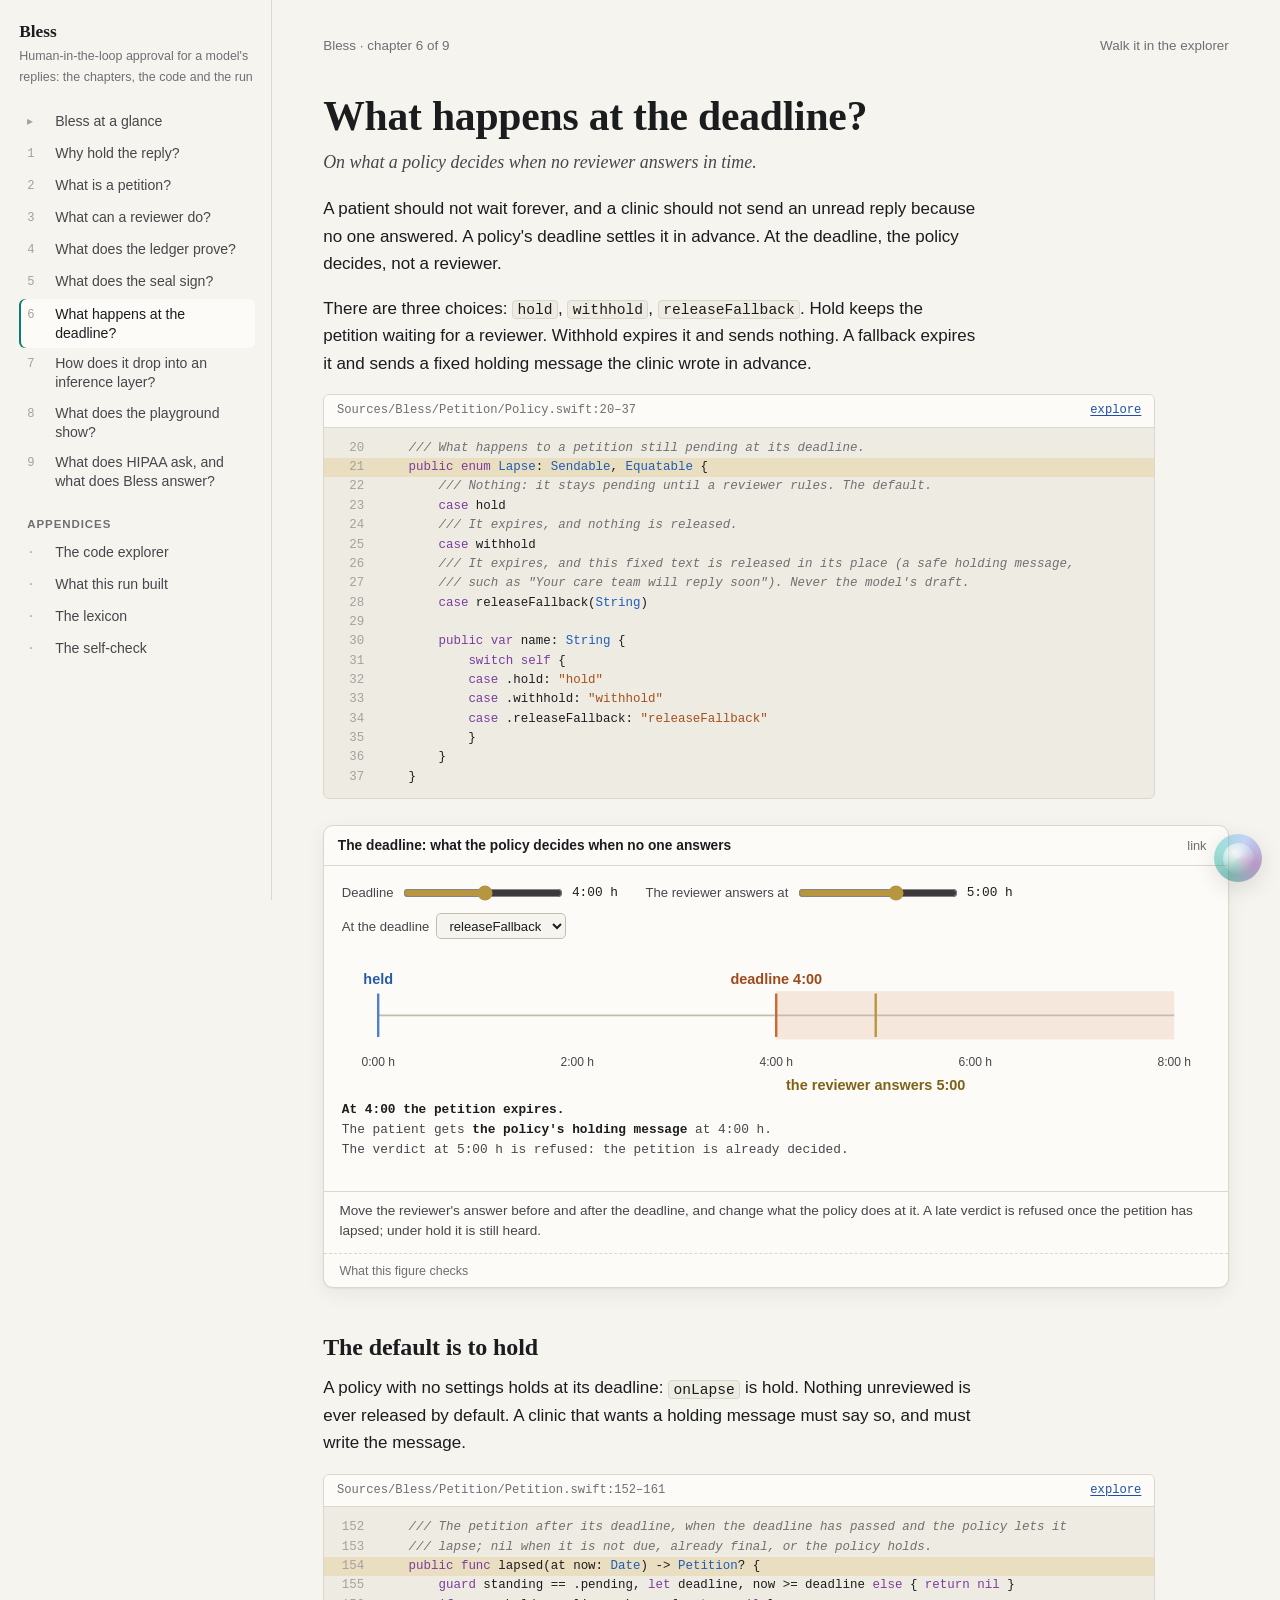
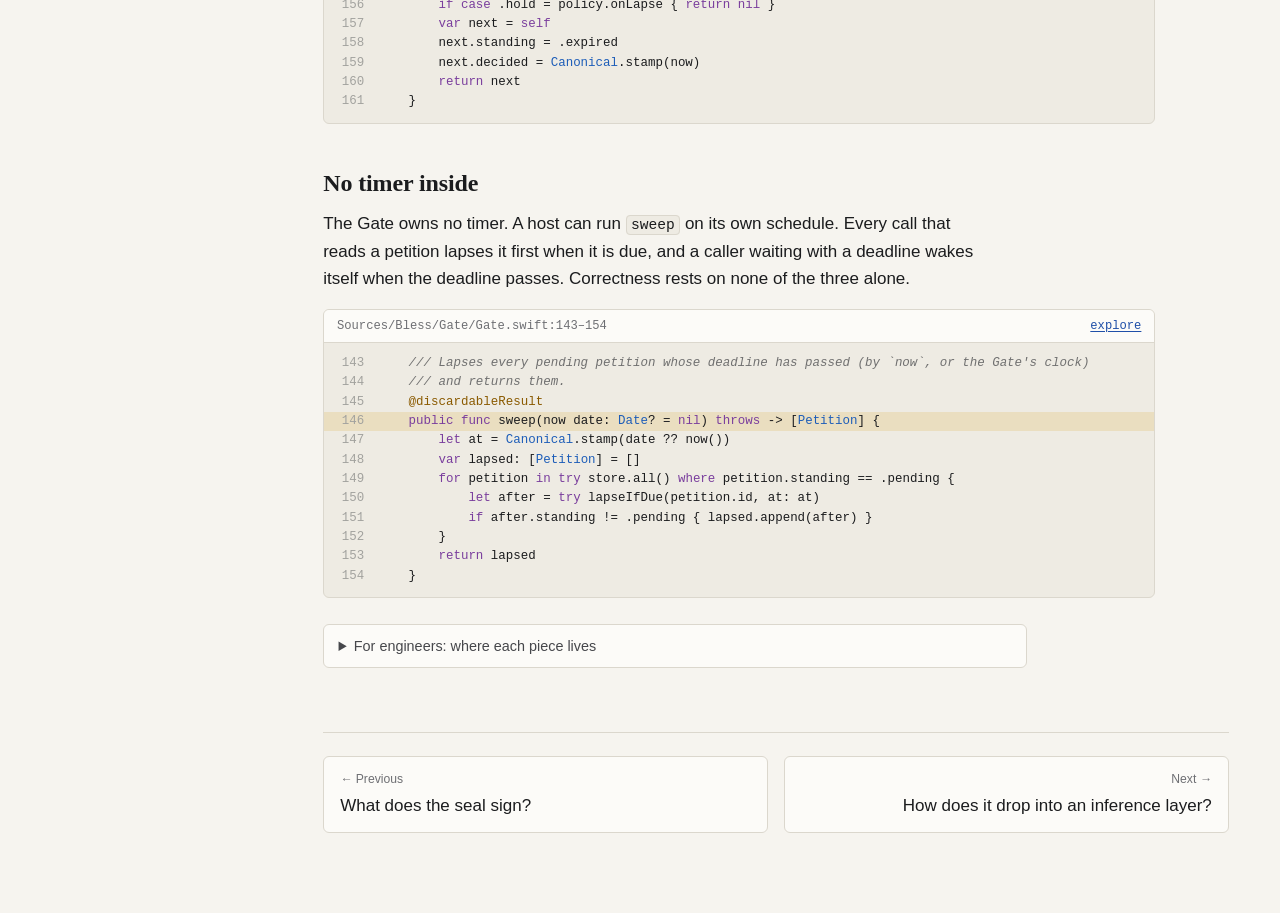
<file: Docs/site/06-deadline.html>
<!doctype html>
<html lang="en">
<head>
<meta charset="utf-8">
<meta name="viewport" content="width=device-width, initial-scale=1">
<title>What happens at the deadline? · Bless</title>
<meta name="description" content="A petition's policy can set a deadline. At it, the policy decides: hold keeps waiting, withhold expires the petition and sends nothing, a fallback expires it and sends a fixed holding message. A lapse never sends the model's draft.">
<link rel="stylesheet" href="css/tokens.css">
<link rel="stylesheet" href="css/site.css">
<link rel="stylesheet" href="css/figure.css">
</head>
<body>
<a class="skip" href="#main">Skip to the chapter</a>
<div class="shell">
<nav class="side" aria-label="Chapters"></nav>
<main class="page" id="main">
<header class="top"><button class="menu" type="button" aria-expanded="false">☰ Contents</button><span>Bless · chapter 6 of 9</span><a href="code.html#trail-deadline-lapses-1">Walk it in the explorer</a></header>

<h1 id="ch-deadline">What happens at the deadline?</h1>
<p class="lede"><em>On what a policy decides when no reviewer answers in time.</em></p>

<p>A patient should not wait forever, and a clinic should not send an unread reply because no one answered. A policy's deadline settles it in advance. At the deadline, the policy decides, not a reviewer.</p>
<p>There are three choices: <span data-enum="lapses"><code>hold</code>, <code>withhold</code>, <code>releaseFallback</code></span>. Hold keeps the petition waiting for a reviewer. Withhold expires it and sends nothing. A fallback expires it and sends a fixed holding message the clinic wrote in advance.</p>
<div class="code" data-excerpt="Sources/Bless/Petition/Policy.swift:Policy.Lapse"></div>

<figure class="fig" id="fig-deadline" data-fig="deadline" data-deadline="240" data-answer="300" data-lapse="releaseFallback">
<figcaption>Move the reviewer's answer before and after the deadline, and change what the policy does at it. A late verdict is refused once the petition has lapsed; under hold it is still heard.</figcaption>
</figure>

<h2 id="default">The default is to hold</h2>
<p>A policy with no settings holds at its deadline: <code>onLapse</code> is <span data-fact="policy.onLapse">hold</span>. Nothing unreviewed is ever released by default. A clinic that wants a holding message must say so, and must write the message.</p>
<div class="code" data-excerpt="Sources/Bless/Petition/Petition.swift:Petition.lapsed(at:)"></div>

<h2 id="timer">No timer inside</h2>
<p>The Gate owns no timer. A host can run <code>sweep</code> on its own schedule. Every call that reads a petition lapses it first when it is due, and a caller waiting with a deadline wakes itself when the deadline passes. Correctness rests on none of the three alone.</p>
<div class="code" data-excerpt="Sources/Bless/Gate/Gate.swift:Gate.sweep(now:)"></div>

<details class="engineers" id="engineers"><summary>For engineers: where each piece lives</summary><div class="inner">
<ul class="plain">
<li><a href="code.html#trail-deadline-lapses-1">The deadline-lapses trail</a> follows a sweep, the lapse rule and the self-waking wait.</li>
<li>The clock and the sleeper are injected, so <code>GateWaitingTests</code> moves time by hand and never sleeps.</li>
<li>The playground ticks <code>sweep</code> once a second while a reply is held.</li>
</ul>
</div></details>
</main>
</div>
<script src="js/bless.js"></script>
<script src="data/index.js"></script>
<script src="data/fixtures.js"></script>
<script src="js/hash.js"></script>
<script src="js/draw.js"></script>
<script src="js/figures/deadline.js"></script>
<script src="js/chapters.js"></script>
<script src="js/ask.js"></script>
<script>Bless.mount();</script>
</body>
</html>
</file>
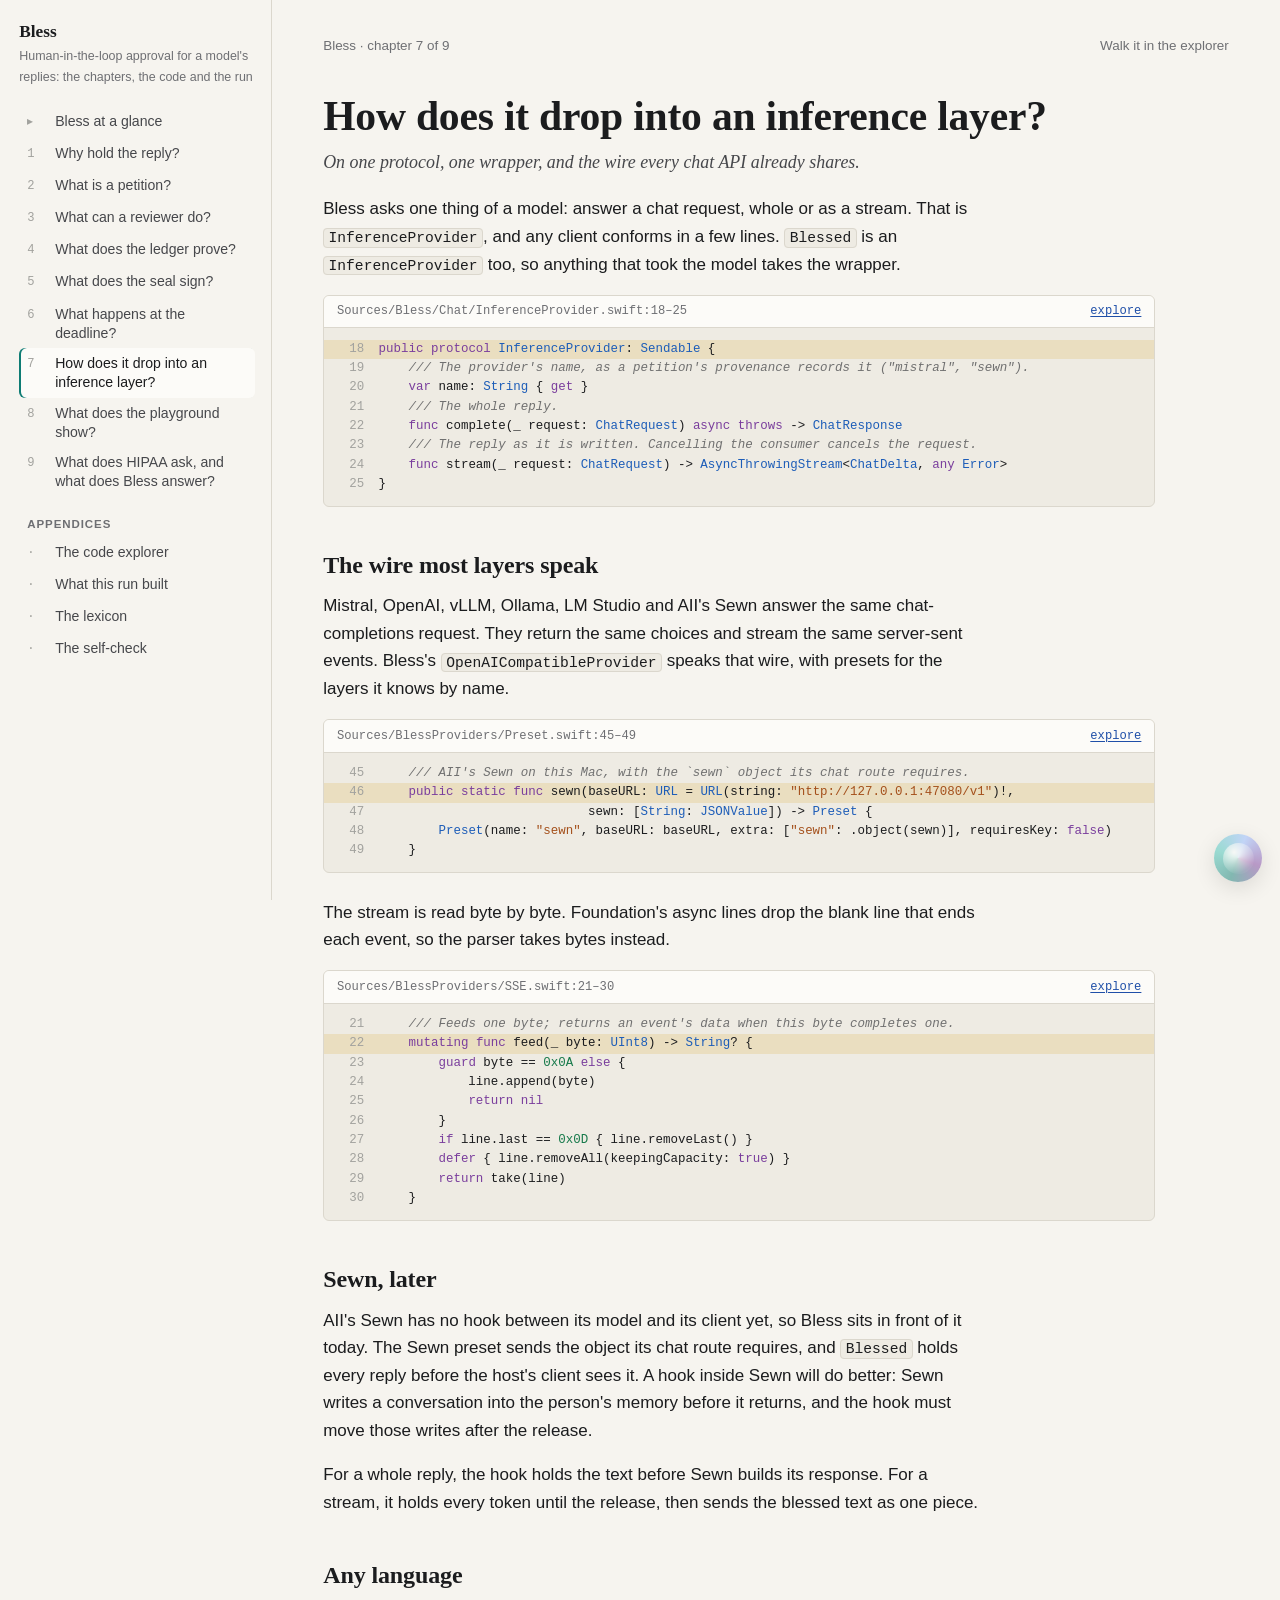
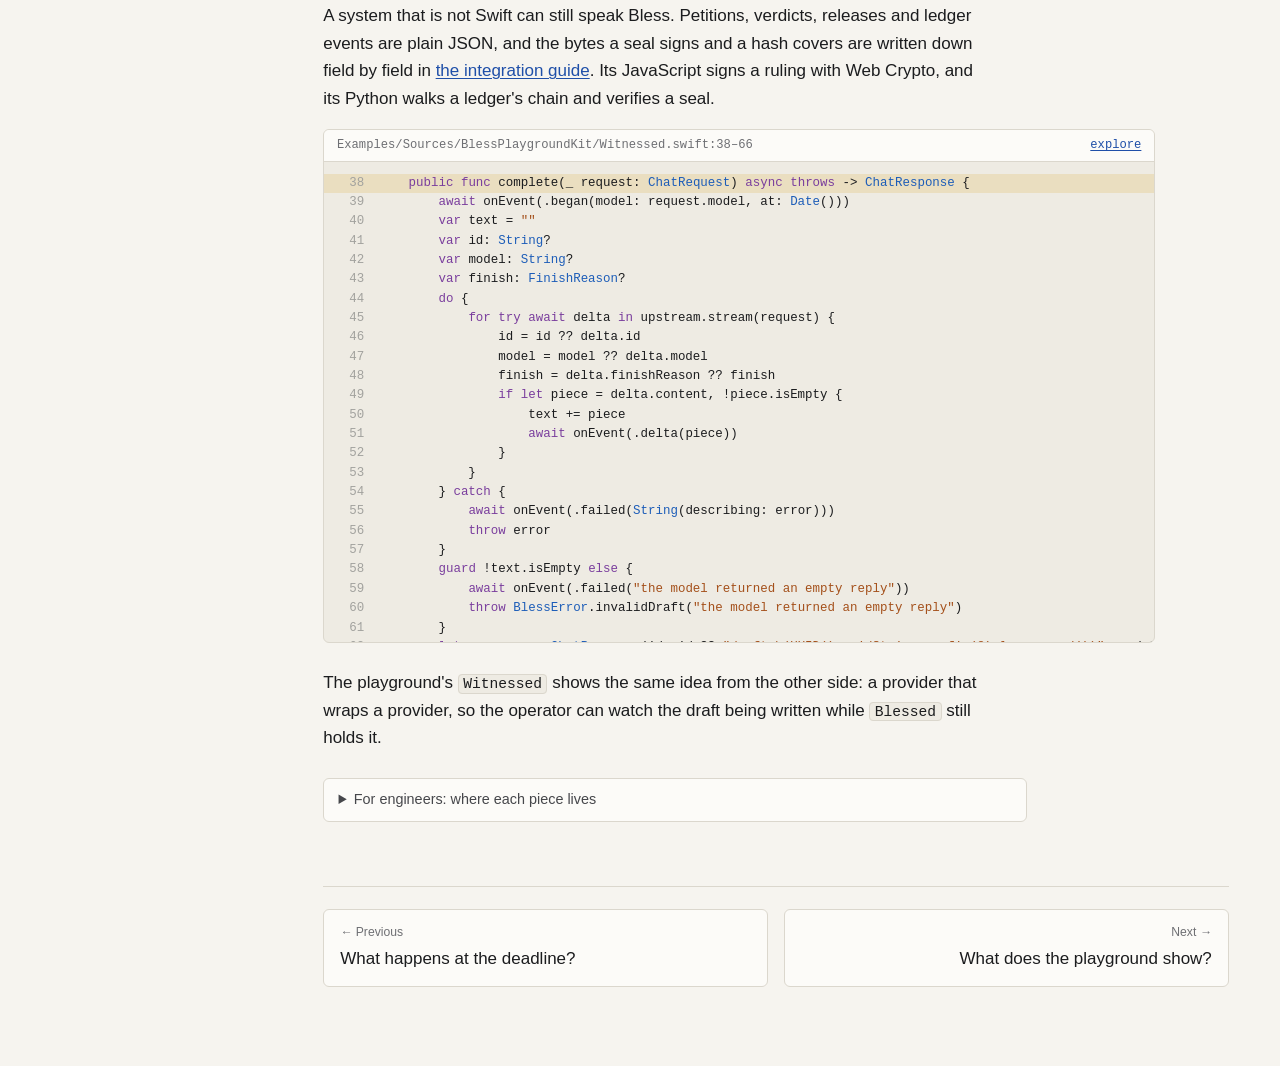
<file: Docs/site/07-seam.html>
<!doctype html>
<html lang="en">
<head>
<meta charset="utf-8">
<meta name="viewport" content="width=device-width, initial-scale=1">
<title>How does it drop into an inference layer? · Bless</title>
<meta name="description" content="Bless adopts any model that answers chat requests: Blessed wraps an InferenceProvider, BlessProviders speaks the chat-completions wire for Mistral, OpenAI and AII's Sewn, and the records are plain JSON any language can check.">
<link rel="stylesheet" href="css/tokens.css">
<link rel="stylesheet" href="css/site.css">
<link rel="stylesheet" href="css/figure.css">
</head>
<body>
<a class="skip" href="#main">Skip to the chapter</a>
<div class="shell">
<nav class="side" aria-label="Chapters"></nav>
<main class="page" id="main">
<header class="top"><button class="menu" type="button" aria-expanded="false">☰ Contents</button><span>Bless · chapter 7 of 9</span><a href="code.html#trail-blessed-drops-in-1">Walk it in the explorer</a></header>

<h1 id="ch-seam">How does it drop into an inference layer?</h1>
<p class="lede"><em>On one protocol, one wrapper, and the wire every chat API already shares.</em></p>

<p>Bless asks one thing of a model: answer a chat request, whole or as a stream. That is <code>InferenceProvider</code>, and any client conforms in a few lines. <code>Blessed</code> is an <code>InferenceProvider</code> too, so anything that took the model takes the wrapper.</p>
<div class="code" data-excerpt="Sources/Bless/Chat/InferenceProvider.swift:InferenceProvider"></div>

<h2 id="wire">The wire most layers speak</h2>
<p>Mistral, OpenAI, vLLM, Ollama, LM Studio and AII's Sewn answer the same chat-completions request. They return the same choices and stream the same server-sent events. Bless's <code>OpenAICompatibleProvider</code> speaks that wire, with presets for the layers it knows by name.</p>
<div class="code" data-excerpt="Sources/BlessProviders/Preset.swift:Preset.sewn(baseURL:sewn:)"></div>
<p>The stream is read byte by byte. Foundation's async lines drop the blank line that ends each event, so the parser takes bytes instead.</p>
<div class="code" data-excerpt="Sources/BlessProviders/SSE.swift:SSEParser.feed(_:)"></div>

<h2 id="sewn">Sewn, later</h2>
<p>AII's Sewn has no hook between its model and its client yet, so Bless sits in front of it today. The Sewn preset sends the object its chat route requires, and <code>Blessed</code> holds every reply before the host's client sees it. A hook inside Sewn will do better: Sewn writes a conversation into the person's memory before it returns, and the hook must move those writes after the release.</p>
<p>For a whole reply, the hook holds the text before Sewn builds its response. For a stream, it holds every token until the release, then sends the blessed text as one piece.</p>

<h2 id="any-language">Any language</h2>
<p>A system that is not Swift can still speak Bless. Petitions, verdicts, releases and ledger events are plain JSON, and the bytes a seal signs and a hash covers are written down field by field in <a href="code.html#Docs/INTEGRATION.md">the integration guide</a>. Its JavaScript signs a ruling with Web Crypto, and its Python walks a ledger's chain and verifies a seal.</p>
<div class="code" data-excerpt="Examples/Sources/BlessPlaygroundKit/Witnessed.swift:Witnessed.complete(_:)"></div>
<p>The playground's <code>Witnessed</code> shows the same idea from the other side: a provider that wraps a provider, so the operator can watch the draft being written while <code>Blessed</code> still holds it.</p>

<details class="engineers" id="engineers"><summary>For engineers: where each piece lives</summary><div class="inner">
<ul class="plain">
<li><a href="code.html#trail-blessed-drops-in-1">The blessed-drops-in trail</a> runs from the provider's stream through <code>Blessed.stream</code> to the playground's session.</li>
<li><code>OpenAICompatibleProviderTests</code> drives the client against a stub server; a live run on 2026-10-20 held a streamed Mistral reply whole and released only the amendment.</li>
<li>The guide's <a href="code.html#Docs/INTEGRATION.md">second part</a> is the reviewer's side: a dashboard that pulls the pending queue and posts a sealed ruling.</li>
</ul>
</div></details>
</main>
</div>
<script src="js/bless.js"></script>
<script src="data/index.js"></script>
<script src="data/fixtures.js"></script>
<script src="js/hash.js"></script>
<script src="js/draw.js"></script>
<script src="js/chapters.js"></script>
<script src="js/ask.js"></script>
<script>Bless.mount();</script>
</body>
</html>
</file>
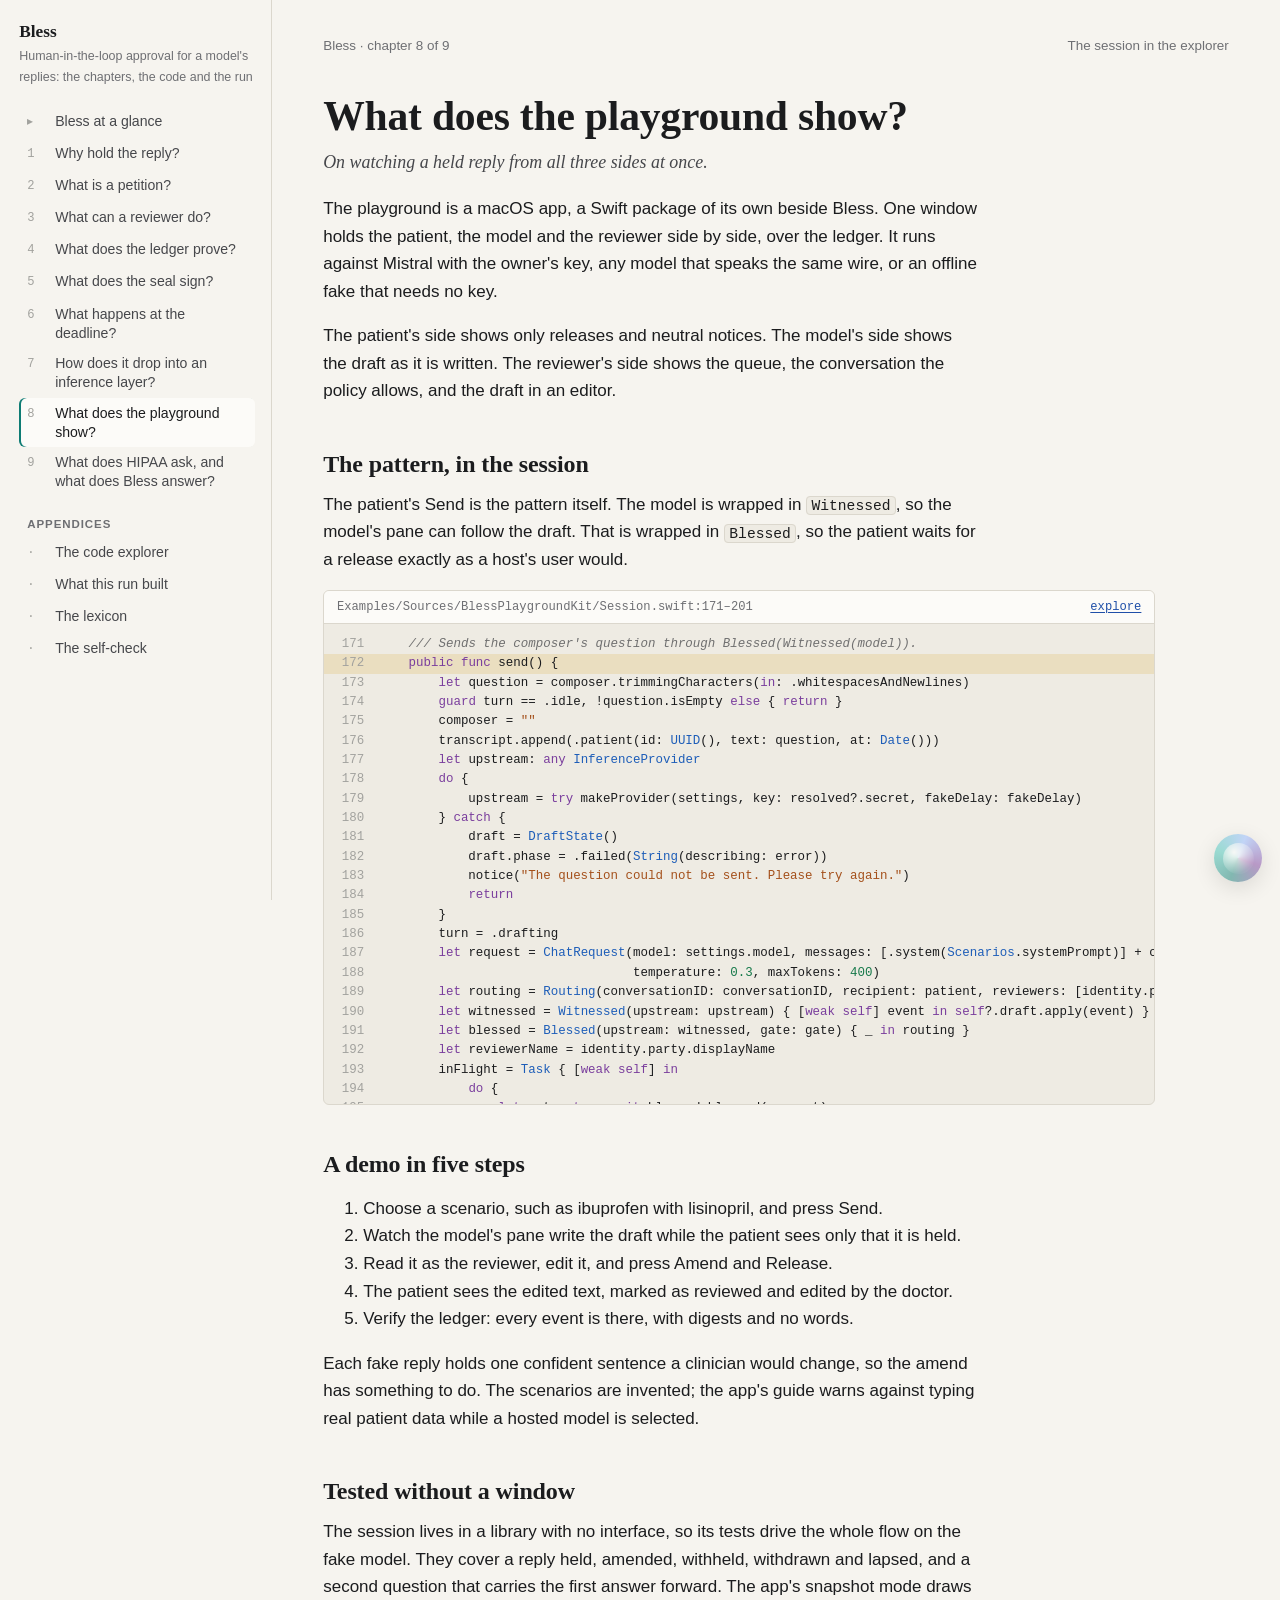
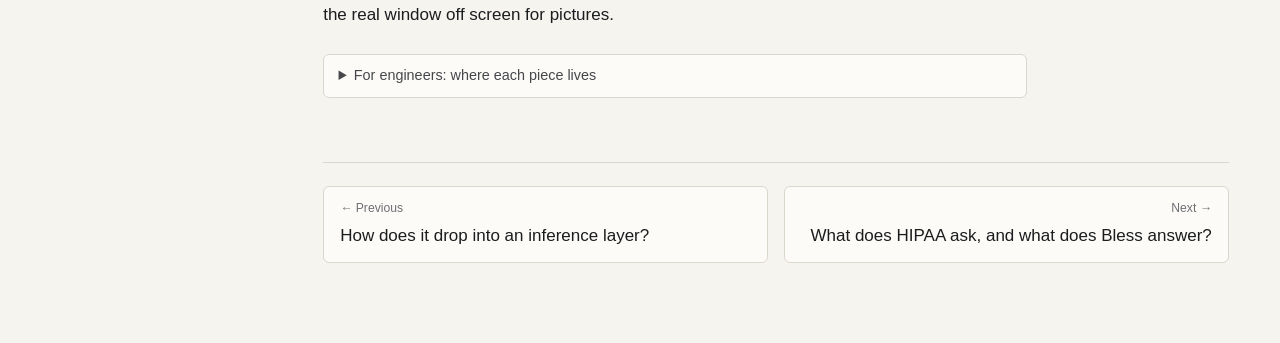
<file: Docs/site/08-playground.html>
<!doctype html>
<html lang="en">
<head>
<meta charset="utf-8">
<meta name="viewport" content="width=device-width, initial-scale=1">
<title>What does the playground show? · Bless</title>
<meta name="description" content="The playground is a macOS app with a patient, a model and a reviewer in one window at one Gate, against Mistral or an offline fake: the pattern working, and its ledger verified.">
<link rel="stylesheet" href="css/tokens.css">
<link rel="stylesheet" href="css/site.css">
<link rel="stylesheet" href="css/figure.css">
</head>
<body>
<a class="skip" href="#main">Skip to the chapter</a>
<div class="shell">
<nav class="side" aria-label="Chapters"></nav>
<main class="page" id="main">
<header class="top"><button class="menu" type="button" aria-expanded="false">☰ Contents</button><span>Bless · chapter 8 of 9</span><a href="code.html#Examples/Sources/BlessPlaygroundKit/Session.swift">The session in the explorer</a></header>

<h1 id="ch-playground">What does the playground show?</h1>
<p class="lede"><em>On watching a held reply from all three sides at once.</em></p>

<p>The playground is a macOS app, a Swift package of its own beside Bless. One window holds the patient, the model and the reviewer side by side, over the ledger. It runs against Mistral with the owner's key, any model that speaks the same wire, or an offline fake that needs no key.</p>
<p>The patient's side shows only releases and neutral notices. The model's side shows the draft as it is written. The reviewer's side shows the queue, the conversation the policy allows, and the draft in an editor.</p>

<h2 id="pattern">The pattern, in the session</h2>
<p>The patient's Send is the pattern itself. The model is wrapped in <code>Witnessed</code>, so the model's pane can follow the draft. That is wrapped in <code>Blessed</code>, so the patient waits for a release exactly as a host's user would.</p>
<div class="code" data-excerpt="Examples/Sources/BlessPlaygroundKit/Session.swift:Session.send()"></div>

<h2 id="demo">A demo in five steps</h2>
<ol>
<li>Choose a scenario, such as ibuprofen with lisinopril, and press Send.</li>
<li>Watch the model's pane write the draft while the patient sees only that it is held.</li>
<li>Read it as the reviewer, edit it, and press Amend and Release.</li>
<li>The patient sees the edited text, marked as reviewed and edited by the doctor.</li>
<li>Verify the ledger: every event is there, with digests and no words.</li>
</ol>
<p>Each fake reply holds one confident sentence a clinician would change, so the amend has something to do. The scenarios are invented; the app's guide warns against typing real patient data while a hosted model is selected.</p>

<h2 id="tested">Tested without a window</h2>
<p>The session lives in a library with no interface, so its tests drive the whole flow on the fake model. They cover a reply held, amended, withheld, withdrawn and lapsed, and a second question that carries the first answer forward. The app's snapshot mode draws the real window off screen for pictures.</p>

<details class="engineers" id="engineers"><summary>For engineers: where each piece lives</summary><div class="inner">
<ul class="plain">
<li>Run it with <code>Examples/run.sh</code>, or open its <code>Package.swift</code> in Xcode and Run. The run sheet is <a href="code.html#Examples/README.md">Examples/README.md</a>.</li>
<li>The key comes from the app's own Keychain item, the environment, or this Mac's key store, read through <code>/usr/bin/security</code>; it never prints.</li>
<li>The reviewer's demo key is kept 0600 in Application Support. A real reviewer's key stays on their own device.</li>
</ul>
</div></details>
</main>
</div>
<script src="js/bless.js"></script>
<script src="data/index.js"></script>
<script src="data/fixtures.js"></script>
<script src="js/hash.js"></script>
<script src="js/draw.js"></script>
<script src="js/chapters.js"></script>
<script src="js/ask.js"></script>
<script>Bless.mount();</script>
</body>
</html>
</file>
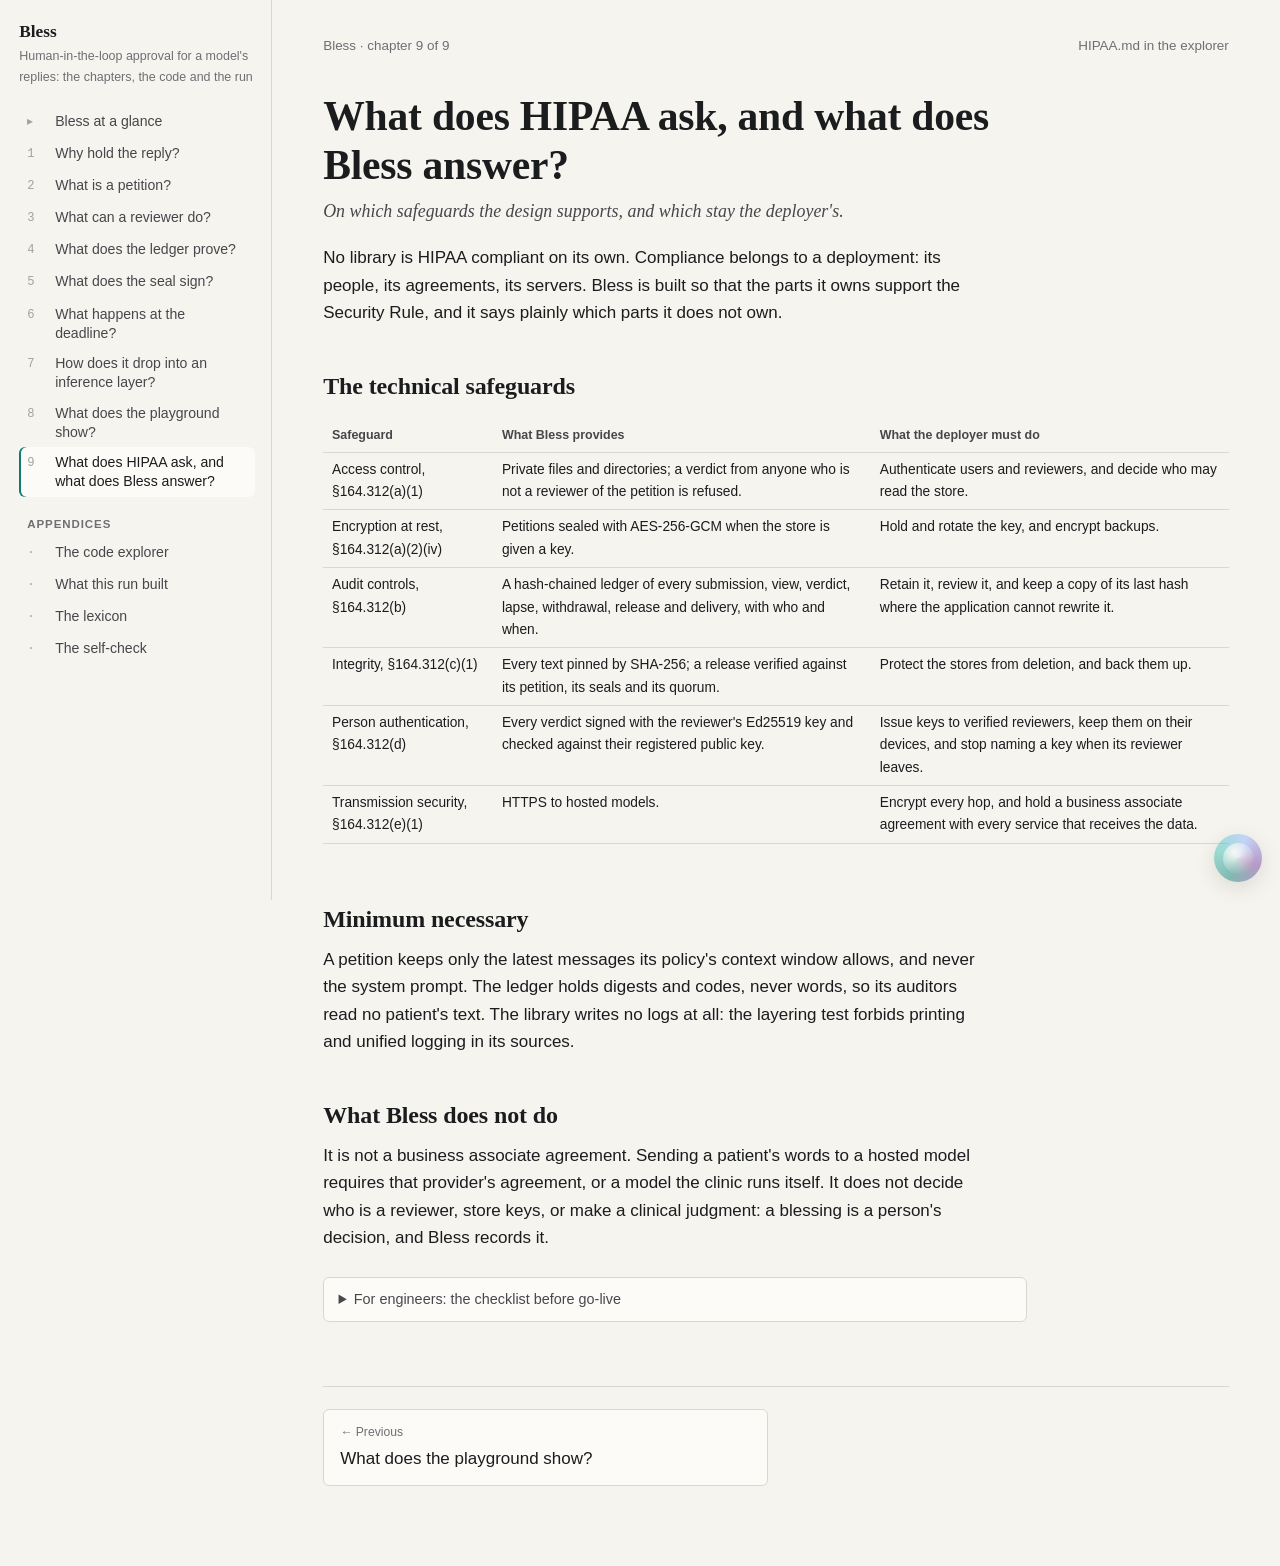
<file: Docs/site/09-hipaa.html>
<!doctype html>
<html lang="en">
<head>
<meta charset="utf-8">
<meta name="viewport" content="width=device-width, initial-scale=1">
<title>What does HIPAA ask, and what does Bless answer? · Bless</title>
<meta name="description" content="Bless is built with HIPAA's Security Rule in mind: the ledger supports audit controls and integrity, the seal person authentication, the context window minimum necessary. What the deployer must still provide, and what Bless does not do.">
<link rel="stylesheet" href="css/tokens.css">
<link rel="stylesheet" href="css/site.css">
<link rel="stylesheet" href="css/figure.css">
</head>
<body>
<a class="skip" href="#main">Skip to the chapter</a>
<div class="shell">
<nav class="side" aria-label="Chapters"></nav>
<main class="page" id="main">
<header class="top"><button class="menu" type="button" aria-expanded="false">☰ Contents</button><span>Bless · chapter 9 of 9</span><a href="code.html#Docs/HIPAA.md">HIPAA.md in the explorer</a></header>

<h1 id="ch-hipaa">What does HIPAA ask, and what does Bless answer?</h1>
<p class="lede"><em>On which safeguards the design supports, and which stay the deployer's.</em></p>

<p>No library is HIPAA compliant on its own. Compliance belongs to a deployment: its people, its agreements, its servers. Bless is built so that the parts it owns support the Security Rule, and it says plainly which parts it does not own.</p>

<h2 id="safeguards">The technical safeguards</h2>
<div class="scroll">
<table class="data">
<thead><tr><th>Safeguard</th><th>What Bless provides</th><th>What the deployer must do</th></tr></thead>
<tbody>
<tr><td>Access control, §164.312(a)(1)</td><td>Private files and directories; a verdict from anyone who is not a reviewer of the petition is refused.</td><td>Authenticate users and reviewers, and decide who may read the store.</td></tr>
<tr><td>Encryption at rest, §164.312(a)(2)(iv)</td><td>Petitions sealed with AES-256-GCM when the store is given a key.</td><td>Hold and rotate the key, and encrypt backups.</td></tr>
<tr><td>Audit controls, §164.312(b)</td><td>A hash-chained ledger of every submission, view, verdict, lapse, withdrawal, release and delivery, with who and when.</td><td>Retain it, review it, and keep a copy of its last hash where the application cannot rewrite it.</td></tr>
<tr><td>Integrity, §164.312(c)(1)</td><td>Every text pinned by SHA-256; a release verified against its petition, its seals and its quorum.</td><td>Protect the stores from deletion, and back them up.</td></tr>
<tr><td>Person authentication, §164.312(d)</td><td>Every verdict signed with the reviewer's Ed25519 key and checked against their registered public key.</td><td>Issue keys to verified reviewers, keep them on their devices, and stop naming a key when its reviewer leaves.</td></tr>
<tr><td>Transmission security, §164.312(e)(1)</td><td>HTTPS to hosted models.</td><td>Encrypt every hop, and hold a business associate agreement with every service that receives the data.</td></tr>
</tbody>
</table>
</div>

<h2 id="minimum">Minimum necessary</h2>
<p>A petition keeps only the latest messages its policy's context window allows, and never the system prompt. The ledger holds digests and codes, never words, so its auditors read no patient's text. The library writes no logs at all: the layering test forbids printing and unified logging in its sources.</p>

<h2 id="not">What Bless does not do</h2>
<p>It is not a business associate agreement. Sending a patient's words to a hosted model requires that provider's agreement, or a model the clinic runs itself. It does not decide who is a reviewer, store keys, or make a clinical judgment: a blessing is a person's decision, and Bless records it.</p>

<details class="engineers" id="engineers"><summary>For engineers: the checklist before go-live</summary><div class="inner">
<ul class="plain">
<li>The deployer's column above, answered.</li>
<li>Every path that sends model text to a user goes through <code>Blessed</code> or delivers only a release.</li>
<li>The checklist at the end of <a href="code.html#Docs/INTEGRATION.md">the integration guide</a>, worked through.</li>
</ul>
</div></details>
</main>
</div>
<script src="js/bless.js"></script>
<script src="data/index.js"></script>
<script src="data/fixtures.js"></script>
<script src="js/hash.js"></script>
<script src="js/draw.js"></script>
<script src="js/chapters.js"></script>
<script src="js/ask.js"></script>
<script>Bless.mount();</script>
</body>
</html>
</file>
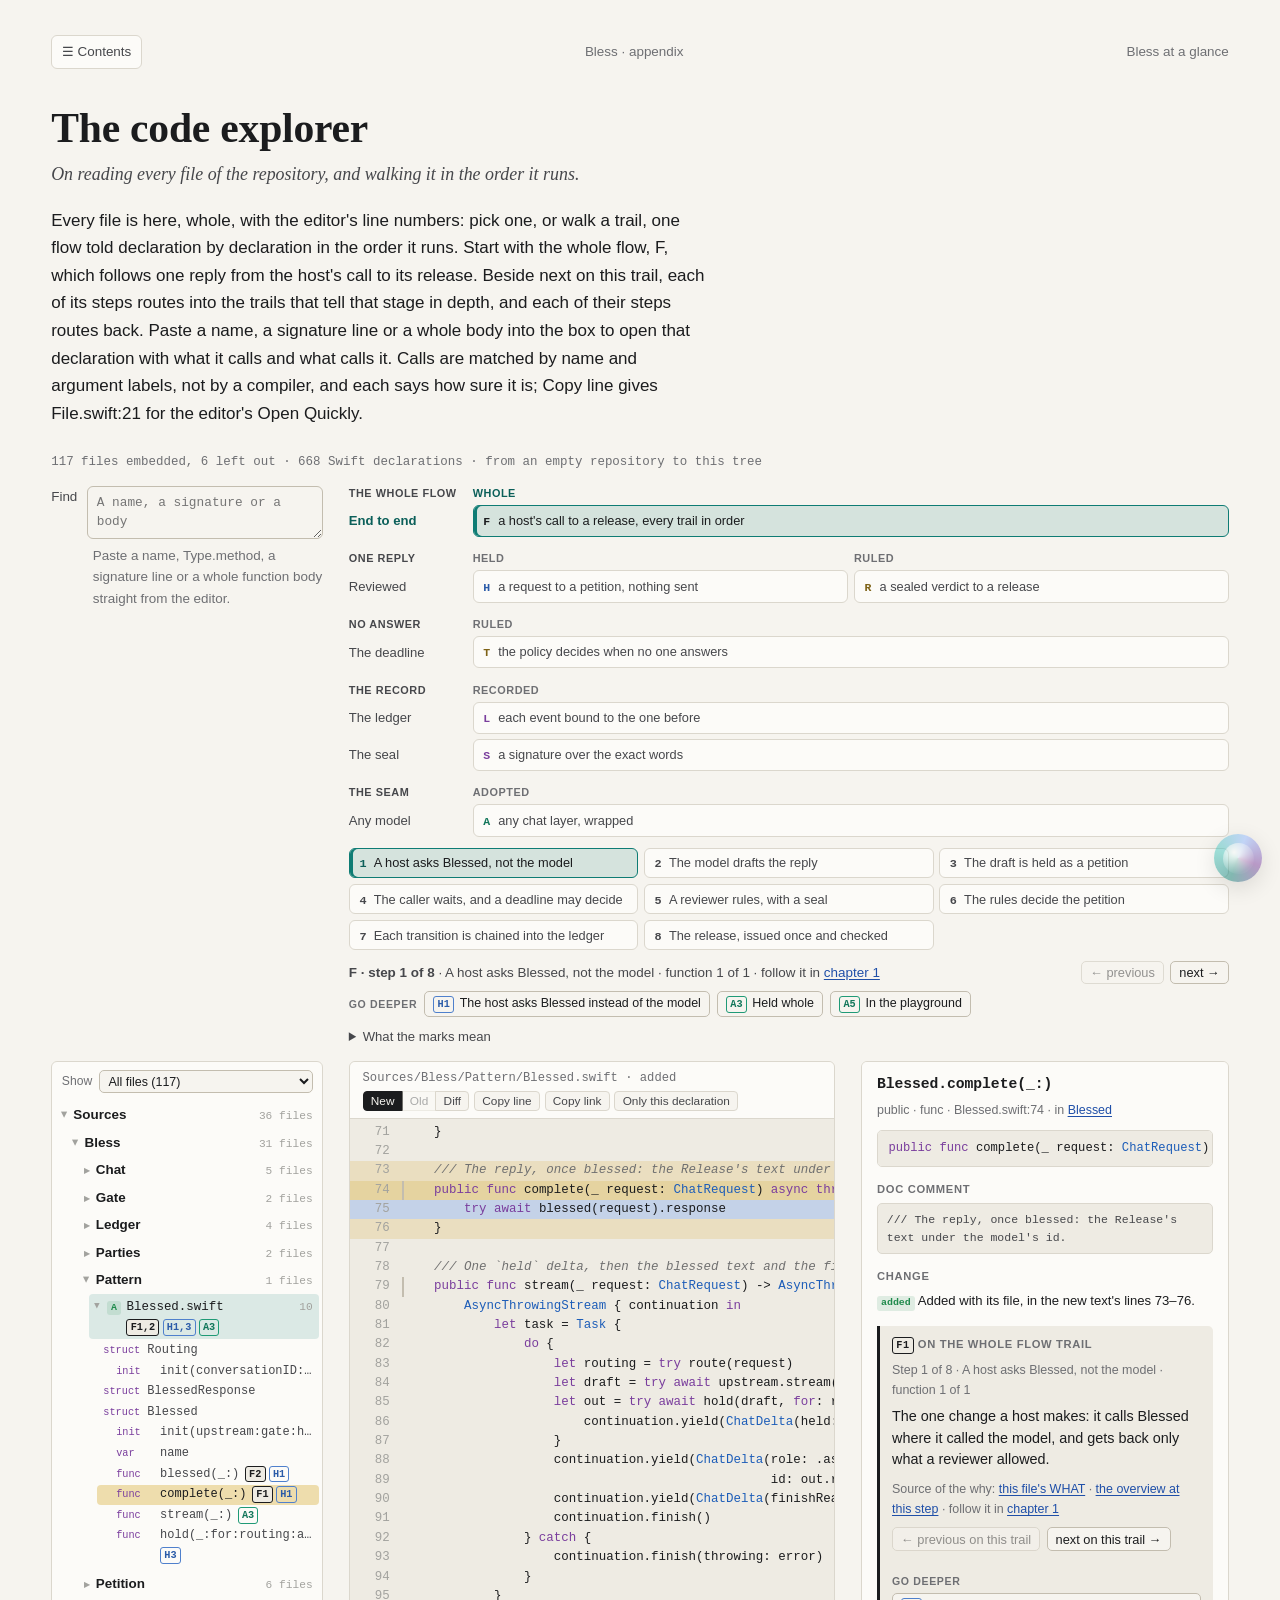
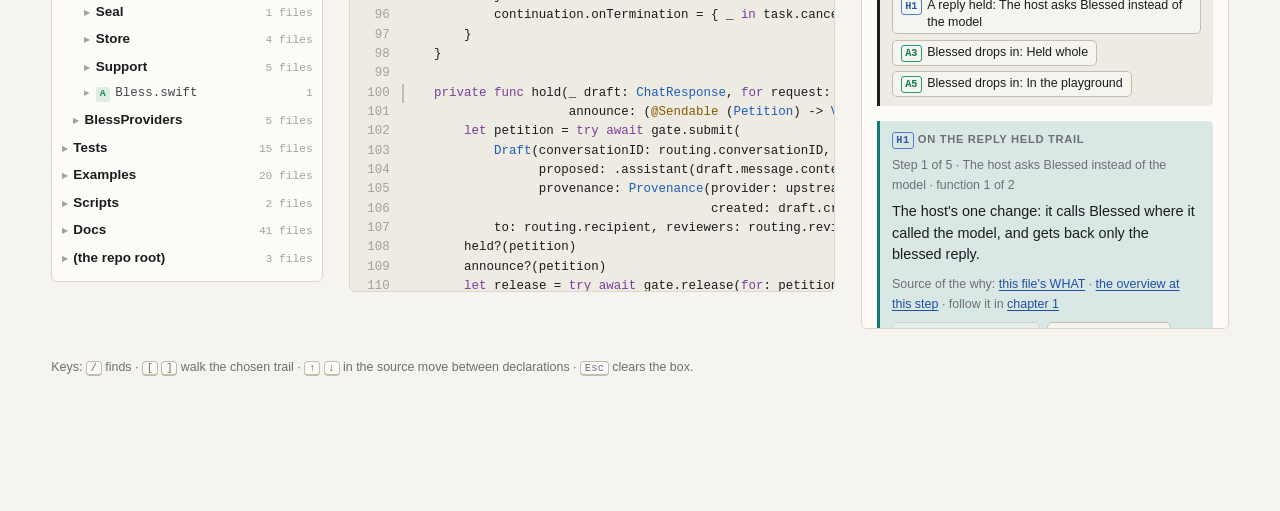
<file: Docs/site/code.html>
<!doctype html>
<html lang="en">
<head>
<meta charset="utf-8">
<meta name="viewport" content="width=device-width, initial-scale=1">
<title>The code explorer · Bless</title>
<meta name="description" content="Every file of the Bless repository, verbatim, with each Swift declaration, its calls, and seven trails that walk each flow in the order the code runs, the first the whole flow, which routes into the rest.">
<link rel="stylesheet" href="css/tokens.css">
<link rel="stylesheet" href="css/site.css">
<link rel="stylesheet" href="css/explorer.css">
</head>
<body class="explorer" data-groups="all">
<a class="skip" href="#explorer">Skip to the code</a>
<div class="shell">
<nav class="side" aria-label="Chapters"></nav>
<main class="page" id="main">
<header class="top"><button class="menu" type="button" aria-expanded="false">☰ Contents</button><span>Bless · appendix</span><a href="index.html">Bless at a glance</a></header>

<h1 id="ch-code">The code explorer</h1>
<p class="lede"><em>On reading every file of the repository, and walking it in the order it runs.</em></p>
<p>Every file is here, whole, with the editor's line numbers: pick one, or walk a trail, one flow told declaration by declaration in the order it runs. Start with the whole flow, F, which follows one reply from the host's call to its release. Beside next on this trail, each of its steps routes into the trails that tell that stage in depth, and each of their steps routes back. Paste a name, a signature line or a whole body into the box to open that declaration with what it calls and what calls it. Calls are matched by name and argument labels, not by a compiler, and each says how sure it is; Copy line gives File.swift:21 for the editor's Open Quickly.</p>

<div id="explorer" class="xp" data-app="explorer"></div>
</main>
</div>
<script src="js/bless.js"></script>
<script src="data/run.js"></script>
<script src="data/index.js"></script>
<script src="js/explorer.js"></script>
<script src="js/ask.js"></script>
<script>Bless.mount(function () { Bless.explorer.mount(document.getElementById("explorer")); });</script>
</body>
</html>
</file>
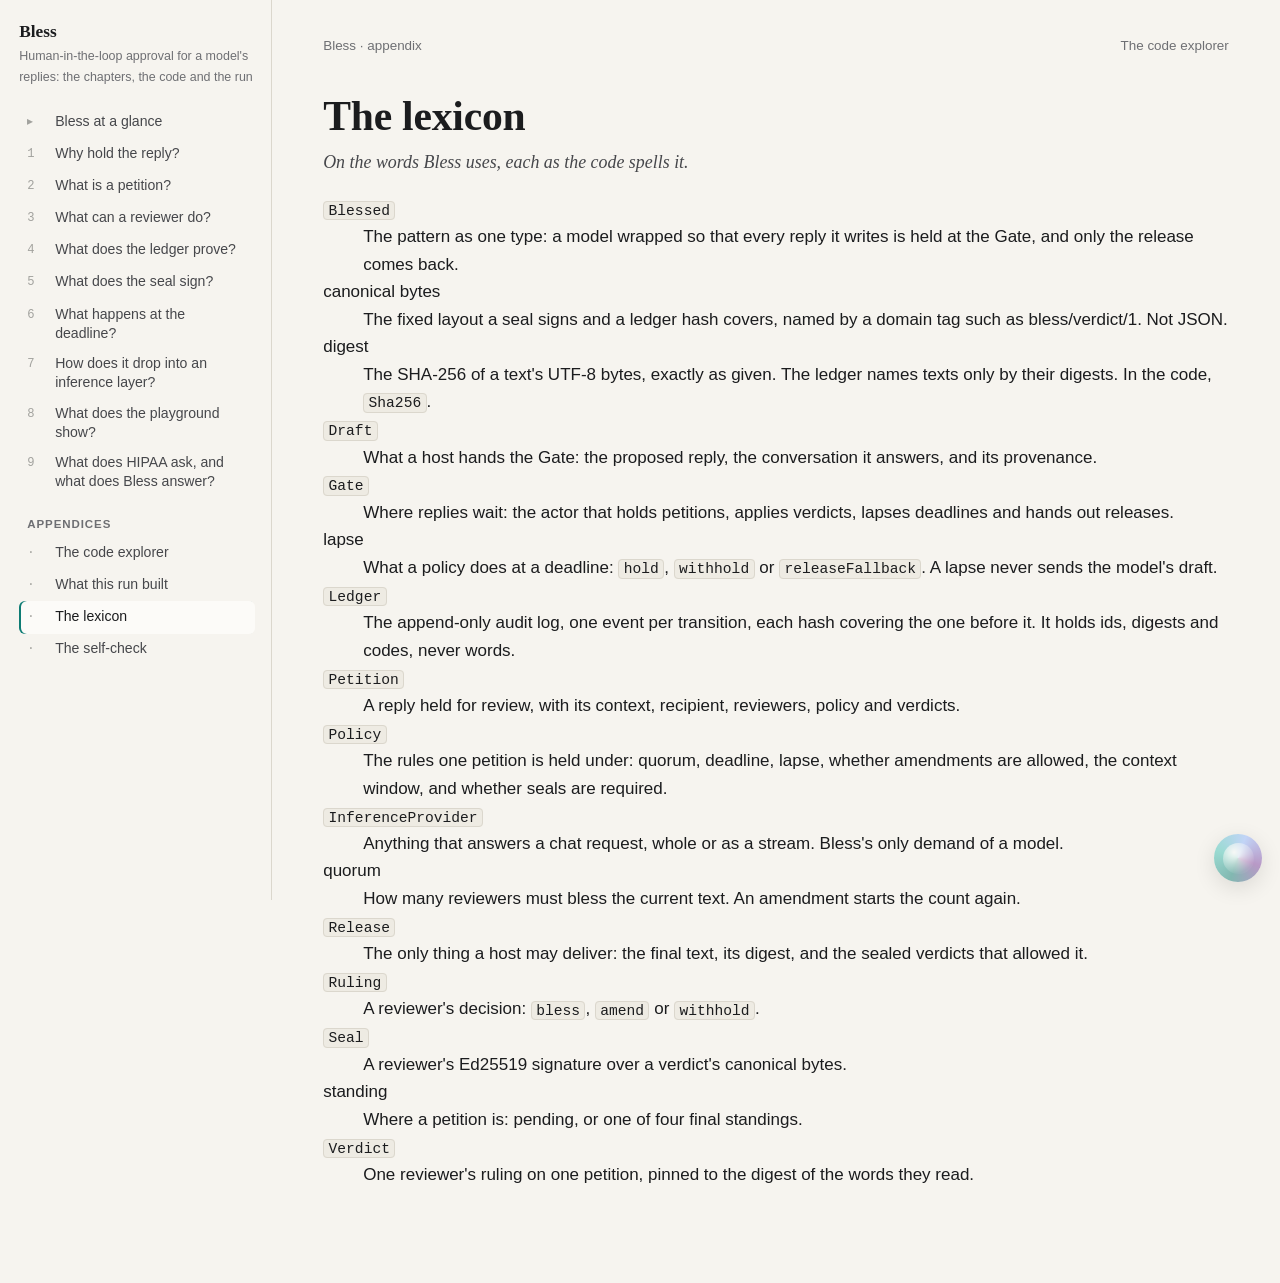
<file: Docs/site/lexicon.html>
<!doctype html>
<html lang="en">
<head>
<meta charset="utf-8">
<meta name="viewport" content="width=device-width, initial-scale=1">
<title>The lexicon · Bless</title>
<meta name="description" content="The words Bless's code and chapters use, each as the code spells it: petition, verdict, ruling, release, gate, ledger, seal, policy, lapse, quorum, digest, canonical bytes.">
<link rel="stylesheet" href="css/tokens.css">
<link rel="stylesheet" href="css/site.css">
<link rel="stylesheet" href="css/figure.css">
</head>
<body>
<a class="skip" href="#main">Skip to the chapter</a>
<div class="shell">
<nav class="side" aria-label="Chapters"></nav>
<main class="page" id="main">
<header class="top"><button class="menu" type="button" aria-expanded="false">☰ Contents</button><span>Bless · appendix</span><a href="code.html">The code explorer</a></header>

<h1 id="ch-lexicon">The lexicon</h1>
<p class="lede"><em>On the words Bless uses, each as the code spells it.</em></p>

<dl class="lex">
<dt id="w-blessed"><code>Blessed</code></dt><dd>The pattern as one type: a model wrapped so that every reply it writes is held at the Gate, and only the release comes back.</dd>
<dt id="w-canonical">canonical bytes</dt><dd>The fixed layout a seal signs and a ledger hash covers, named by a domain tag such as bless/verdict/1. Not JSON.</dd>
<dt id="w-digest">digest</dt><dd>The SHA-256 of a text's UTF-8 bytes, exactly as given. The ledger names texts only by their digests. In the code, <code>Sha256</code>.</dd>
<dt id="w-draft"><code>Draft</code></dt><dd>What a host hands the Gate: the proposed reply, the conversation it answers, and its provenance.</dd>
<dt id="w-gate"><code>Gate</code></dt><dd>Where replies wait: the actor that holds petitions, applies verdicts, lapses deadlines and hands out releases.</dd>
<dt id="w-lapse">lapse</dt><dd>What a policy does at a deadline: <code>hold</code>, <code>withhold</code> or <code>releaseFallback</code>. A lapse never sends the model's draft.</dd>
<dt id="w-ledger"><code>Ledger</code></dt><dd>The append-only audit log, one event per transition, each hash covering the one before it. It holds ids, digests and codes, never words.</dd>
<dt id="w-petition"><code>Petition</code></dt><dd>A reply held for review, with its context, recipient, reviewers, policy and verdicts.</dd>
<dt id="w-policy"><code>Policy</code></dt><dd>The rules one petition is held under: quorum, deadline, lapse, whether amendments are allowed, the context window, and whether seals are required.</dd>
<dt id="w-provider"><code>InferenceProvider</code></dt><dd>Anything that answers a chat request, whole or as a stream. Bless's only demand of a model.</dd>
<dt id="w-quorum">quorum</dt><dd>How many reviewers must bless the current text. An amendment starts the count again.</dd>
<dt id="w-release"><code>Release</code></dt><dd>The only thing a host may deliver: the final text, its digest, and the sealed verdicts that allowed it.</dd>
<dt id="w-ruling"><code>Ruling</code></dt><dd>A reviewer's decision: <code>bless</code>, <code>amend</code> or <code>withhold</code>.</dd>
<dt id="w-seal"><code>Seal</code></dt><dd>A reviewer's Ed25519 signature over a verdict's canonical bytes.</dd>
<dt id="w-standing">standing</dt><dd>Where a petition is: pending, or one of four final standings.</dd>
<dt id="w-verdict"><code>Verdict</code></dt><dd>One reviewer's ruling on one petition, pinned to the digest of the words they read.</dd>
</dl>
</main>
</div>
<script src="js/bless.js"></script>
<script src="data/index.js"></script>
<script src="data/fixtures.js"></script>
<script src="js/hash.js"></script>
<script src="js/draw.js"></script>
<script src="js/chapters.js"></script>
<script src="js/ask.js"></script>
<script>Bless.mount();</script>
</body>
</html>
</file>
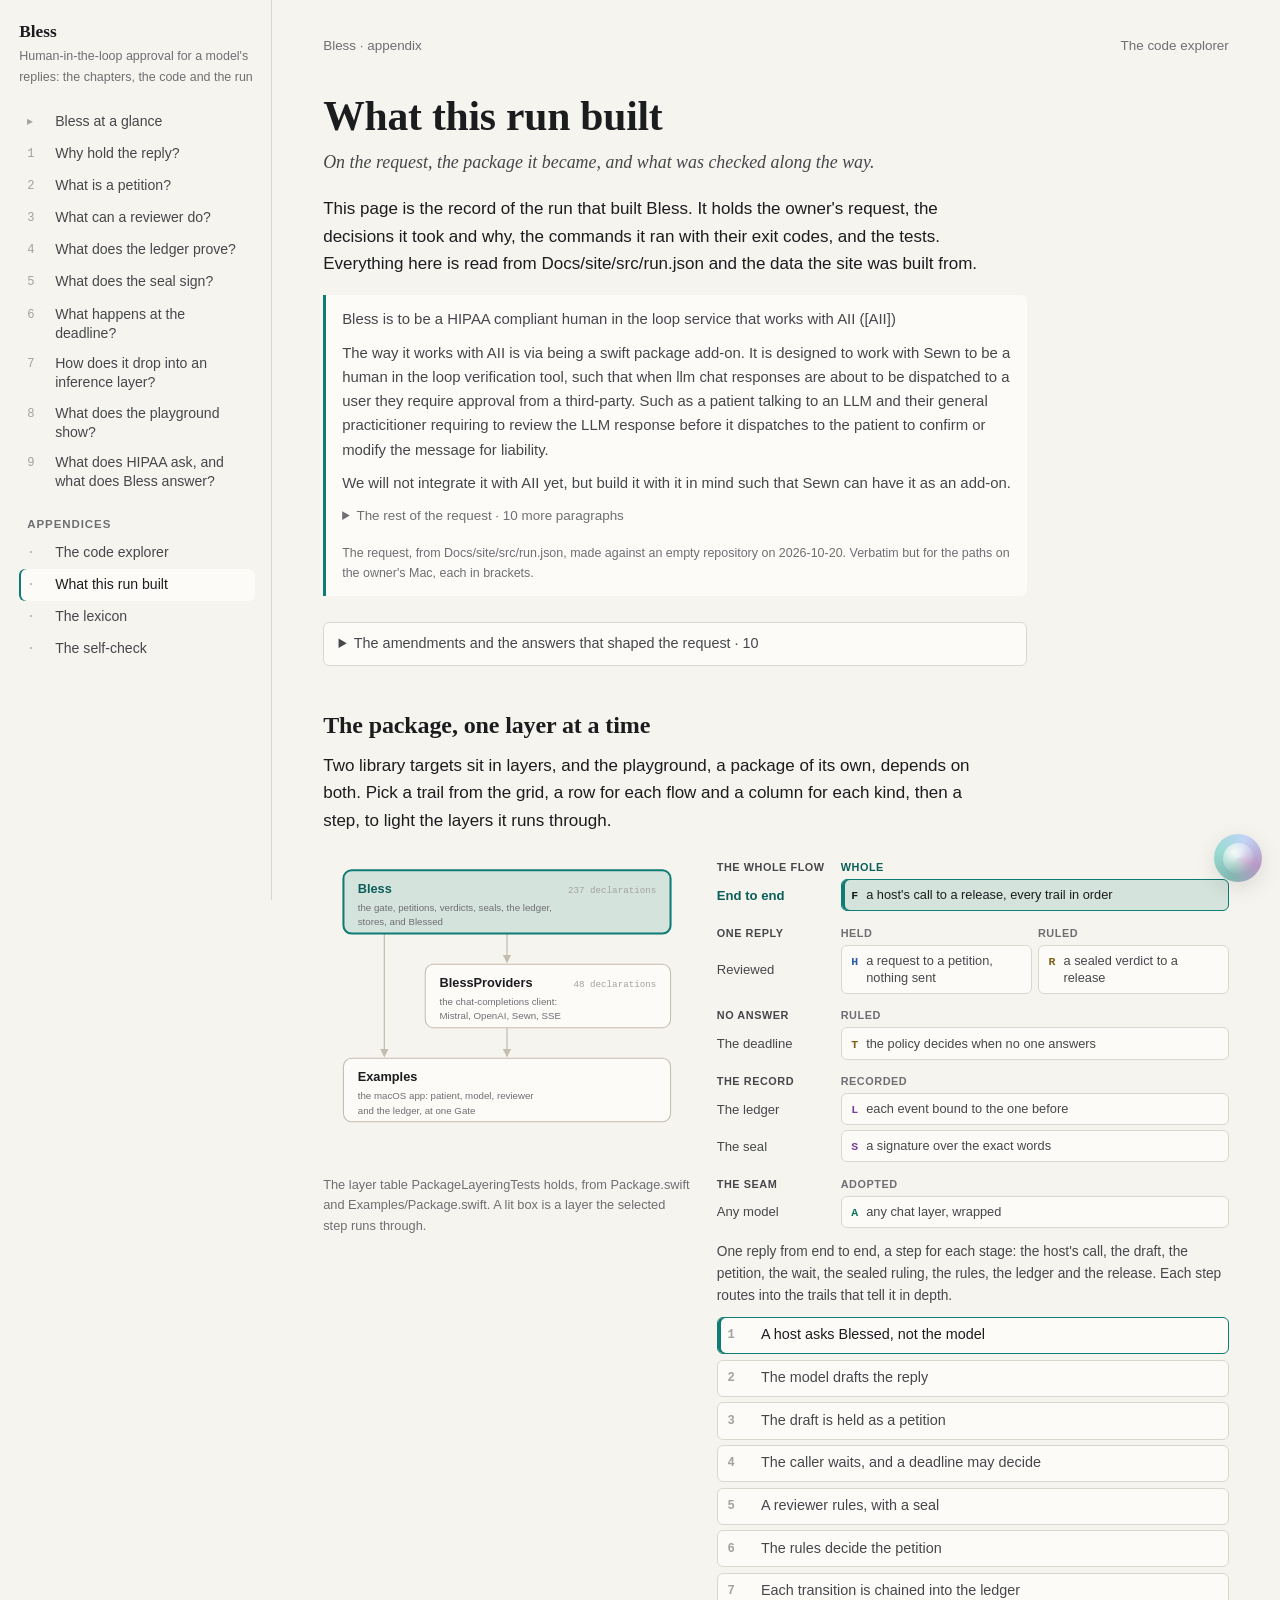
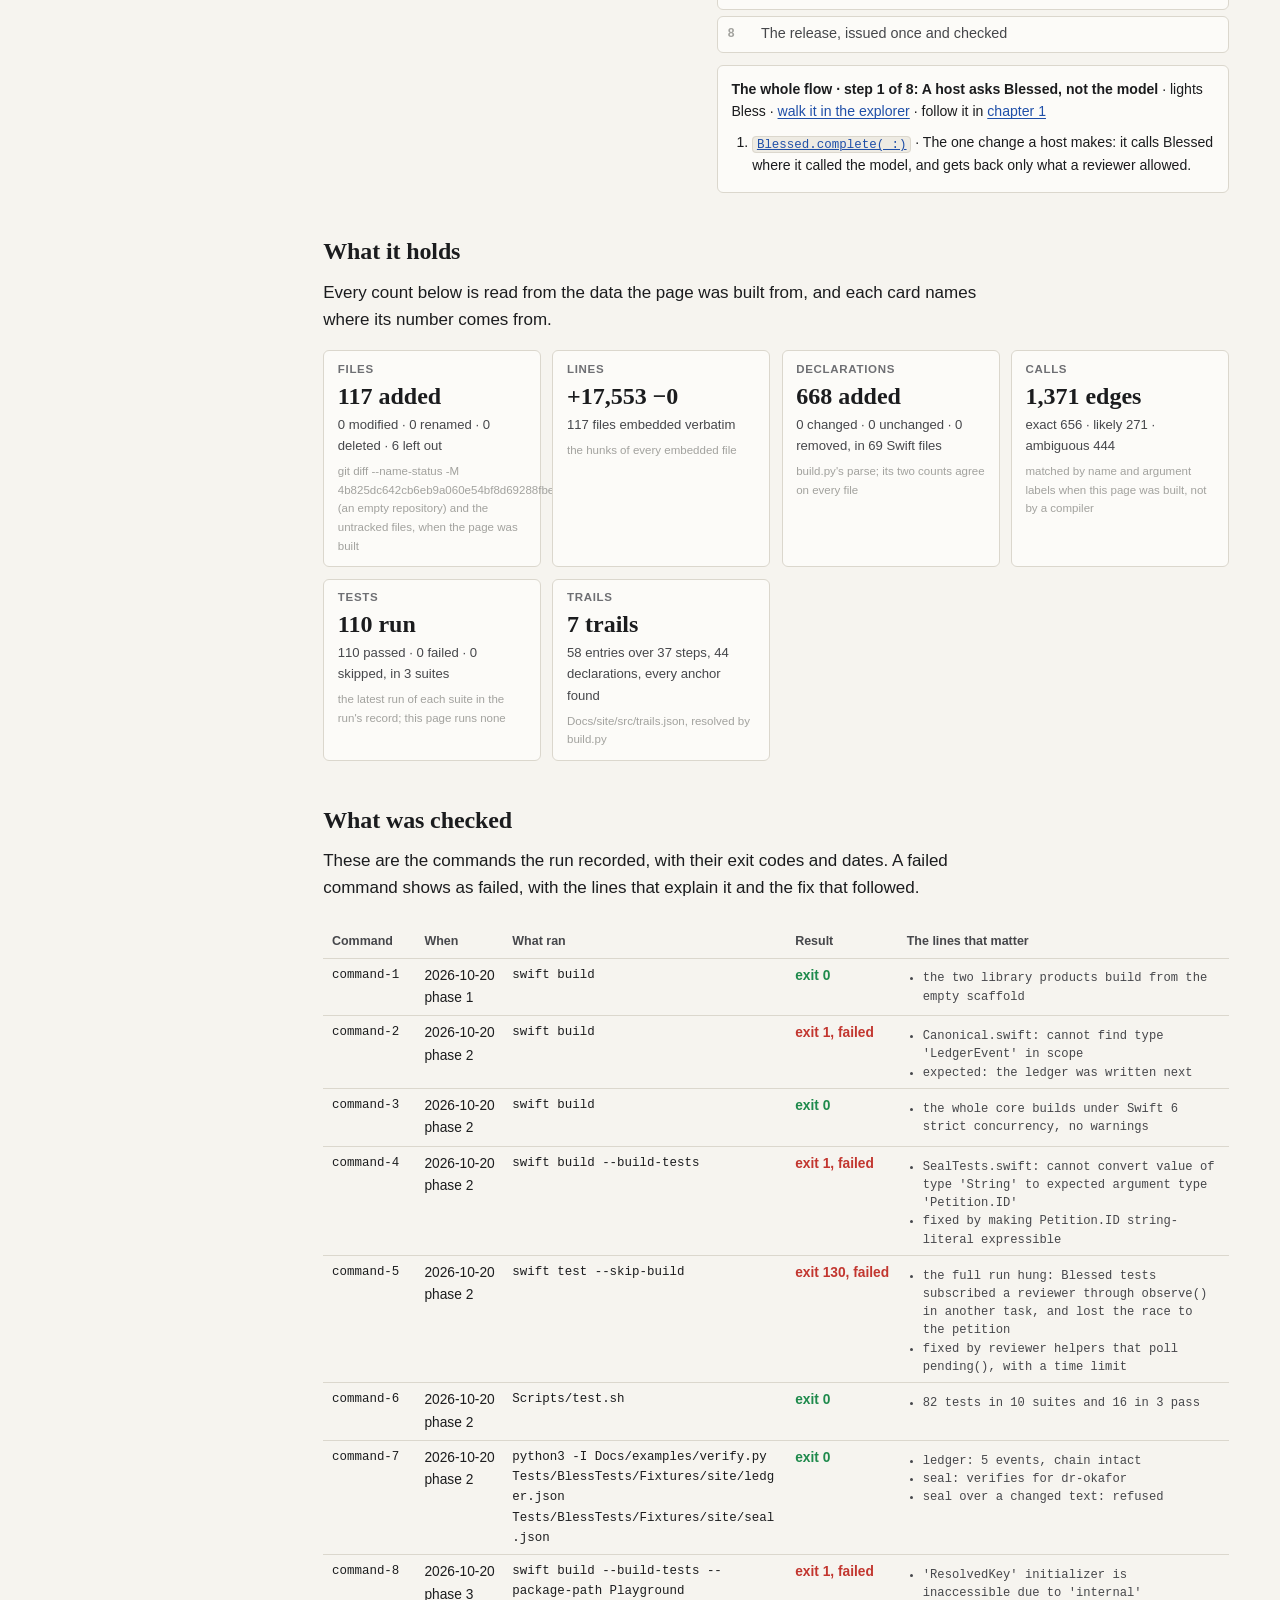
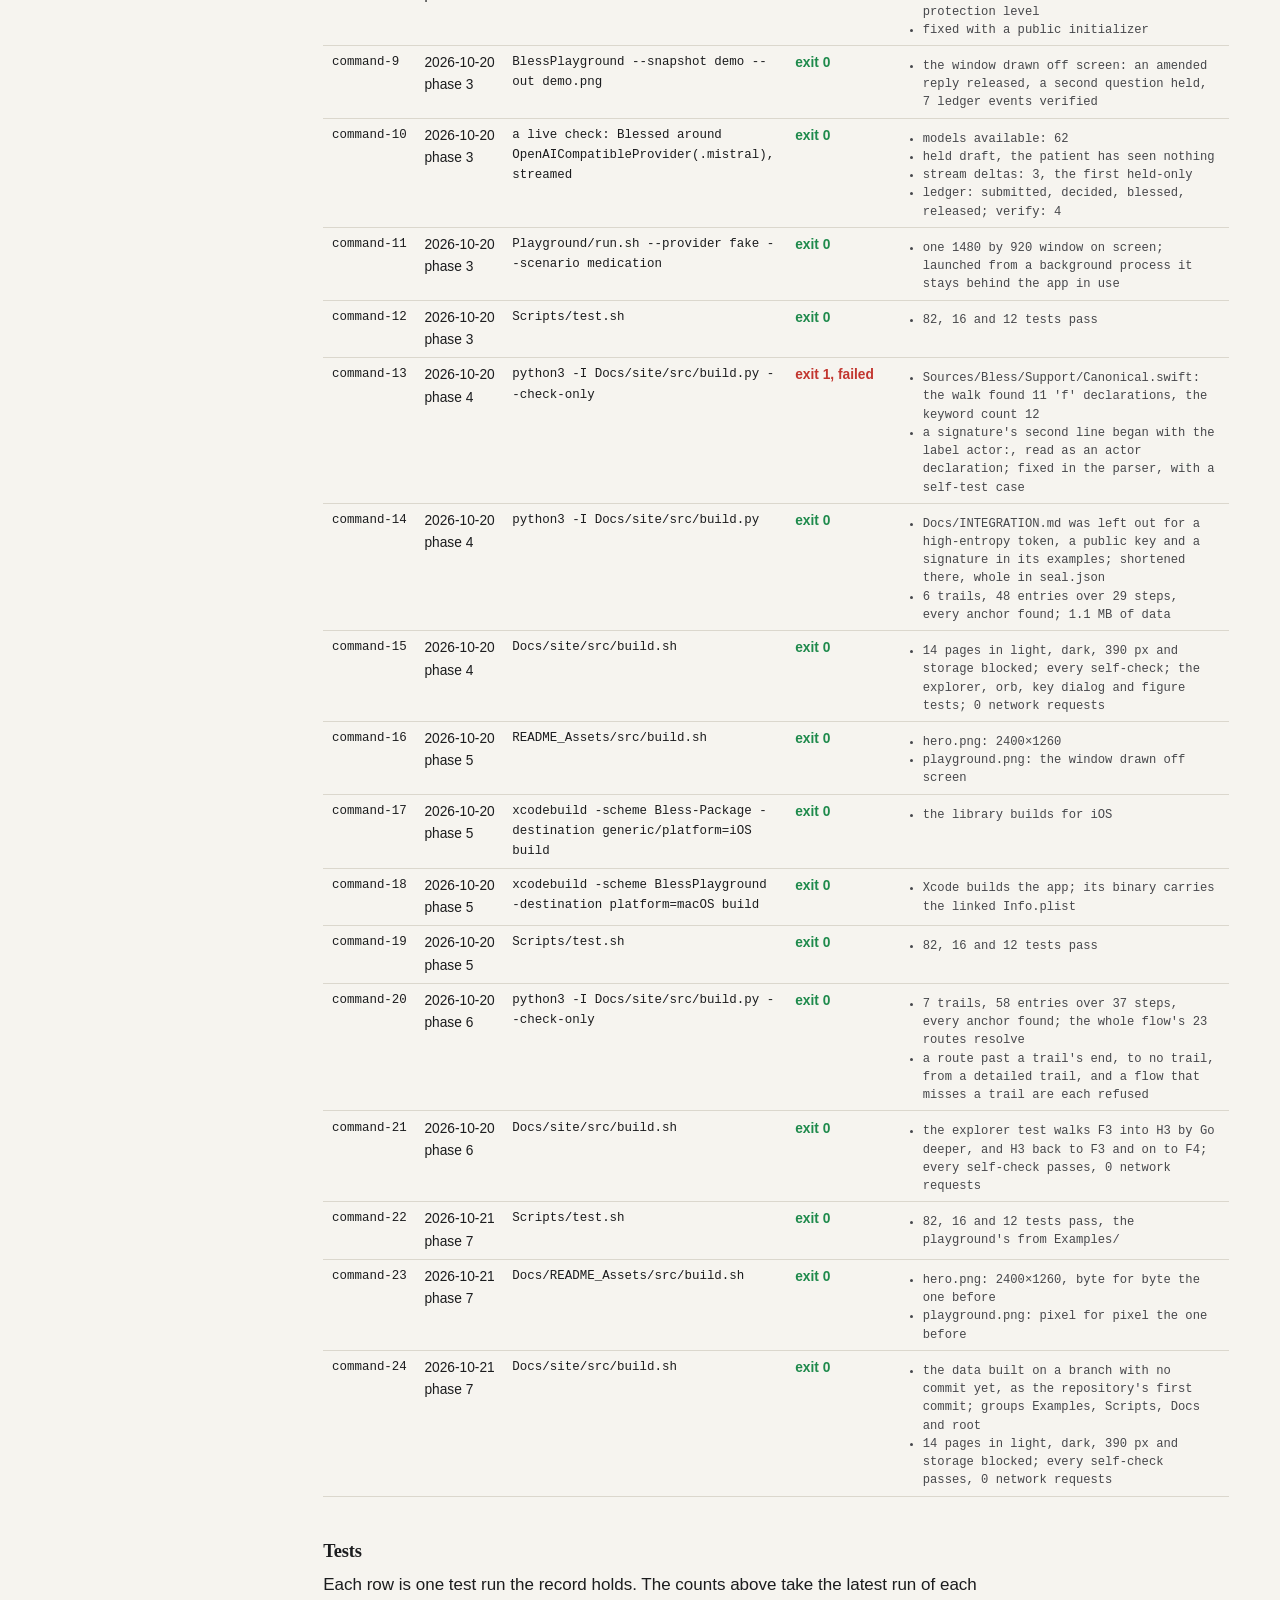
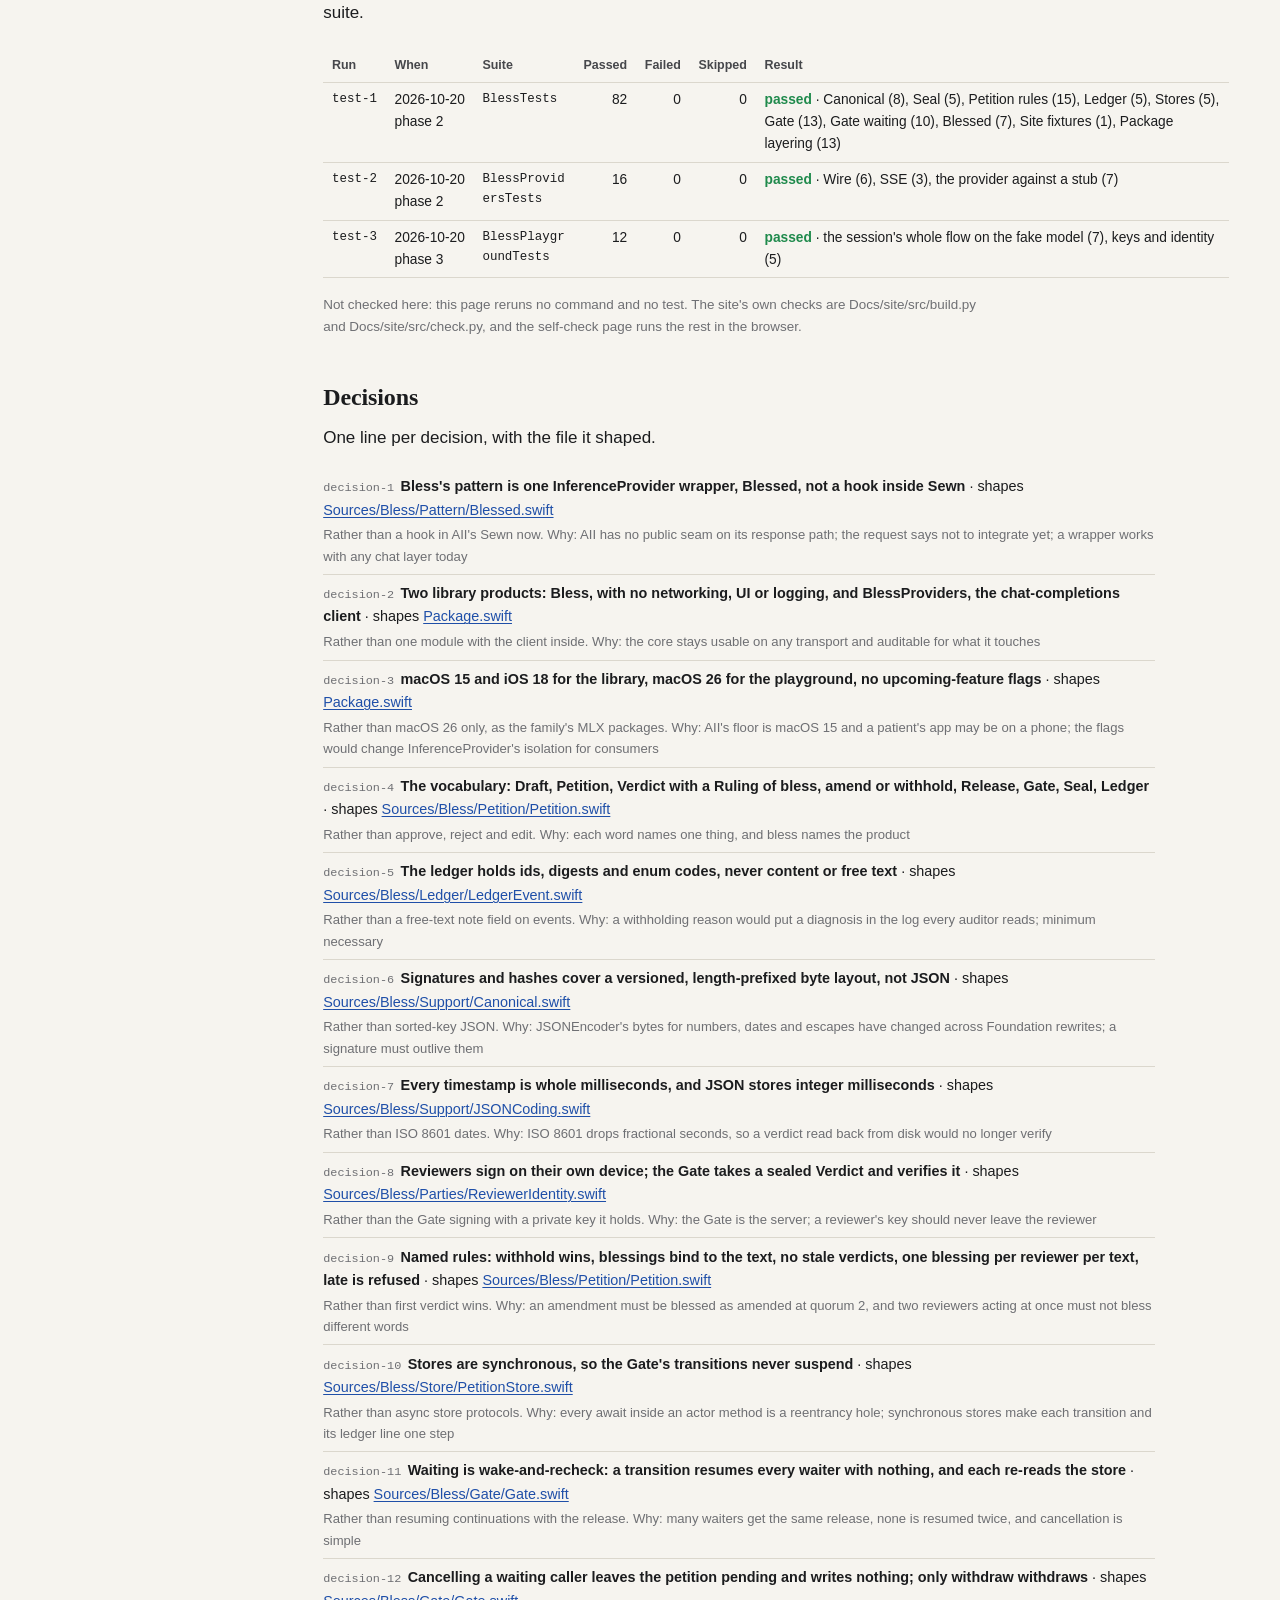
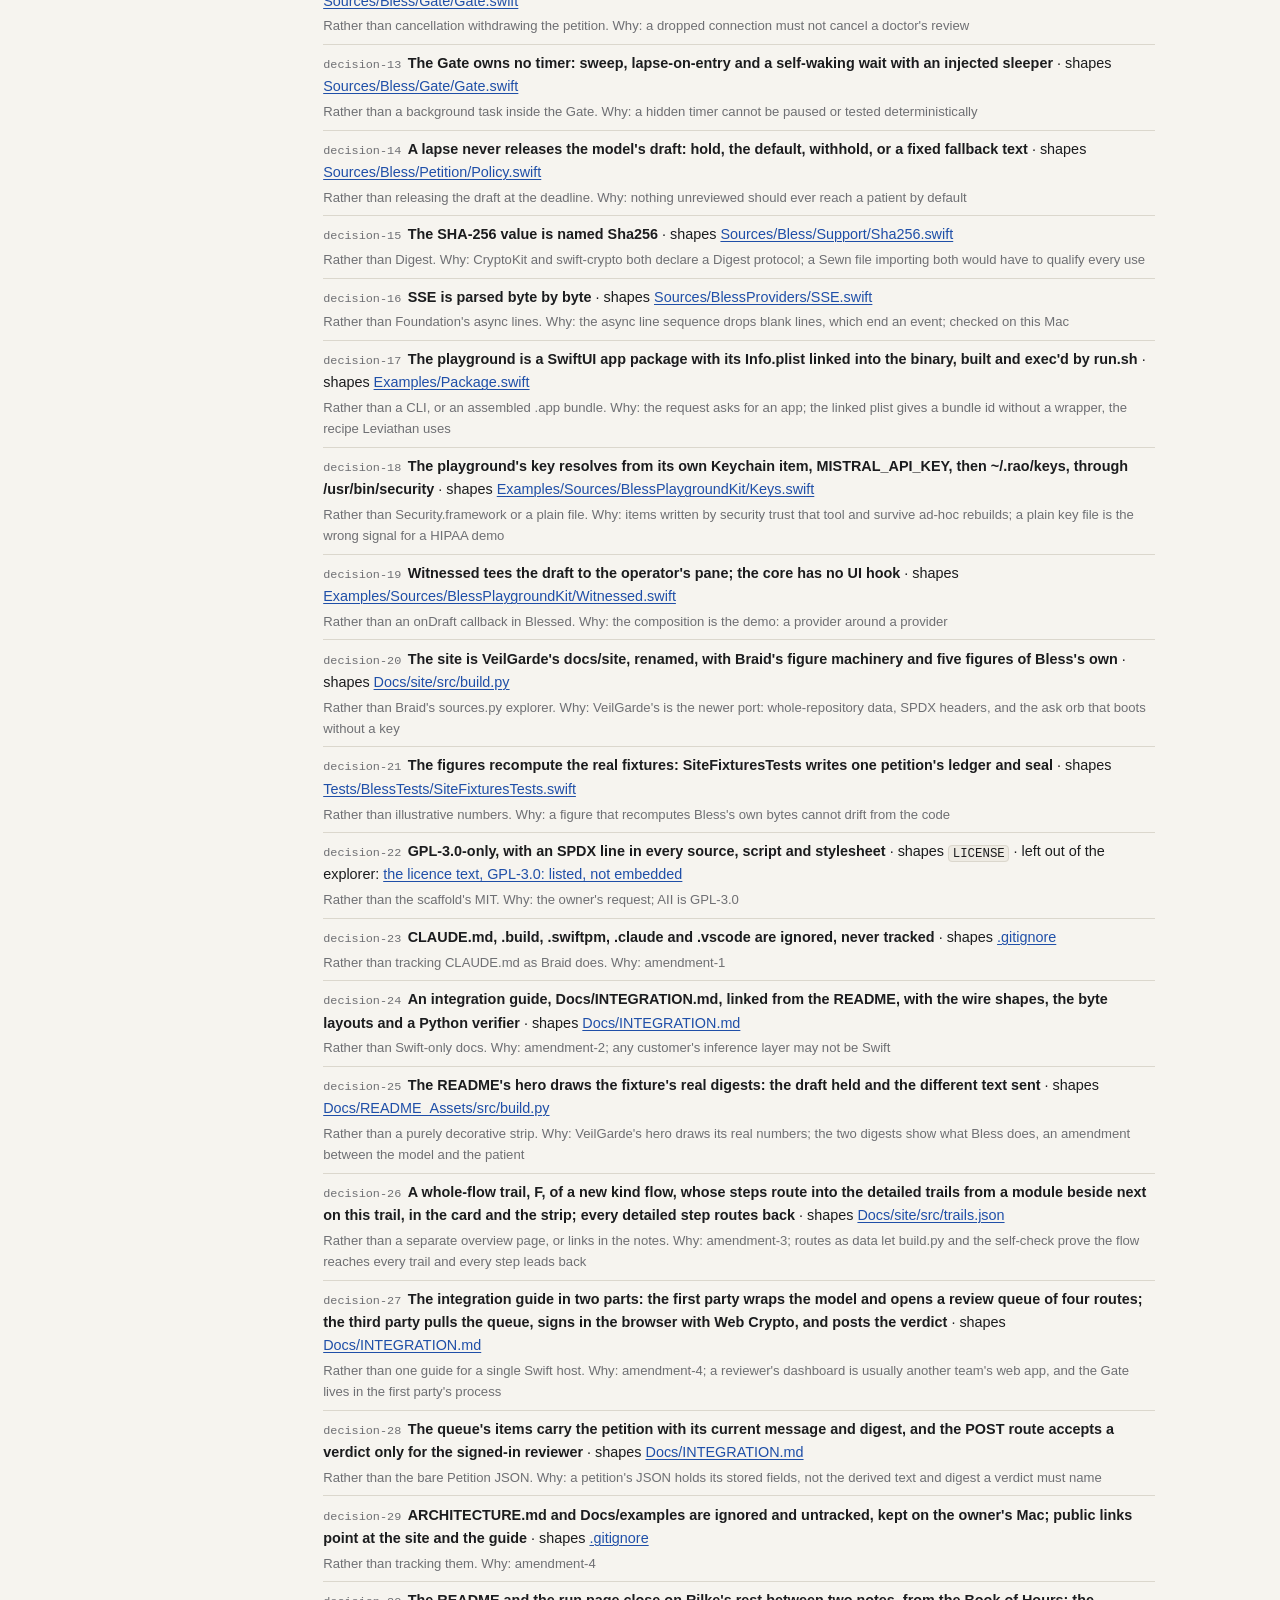
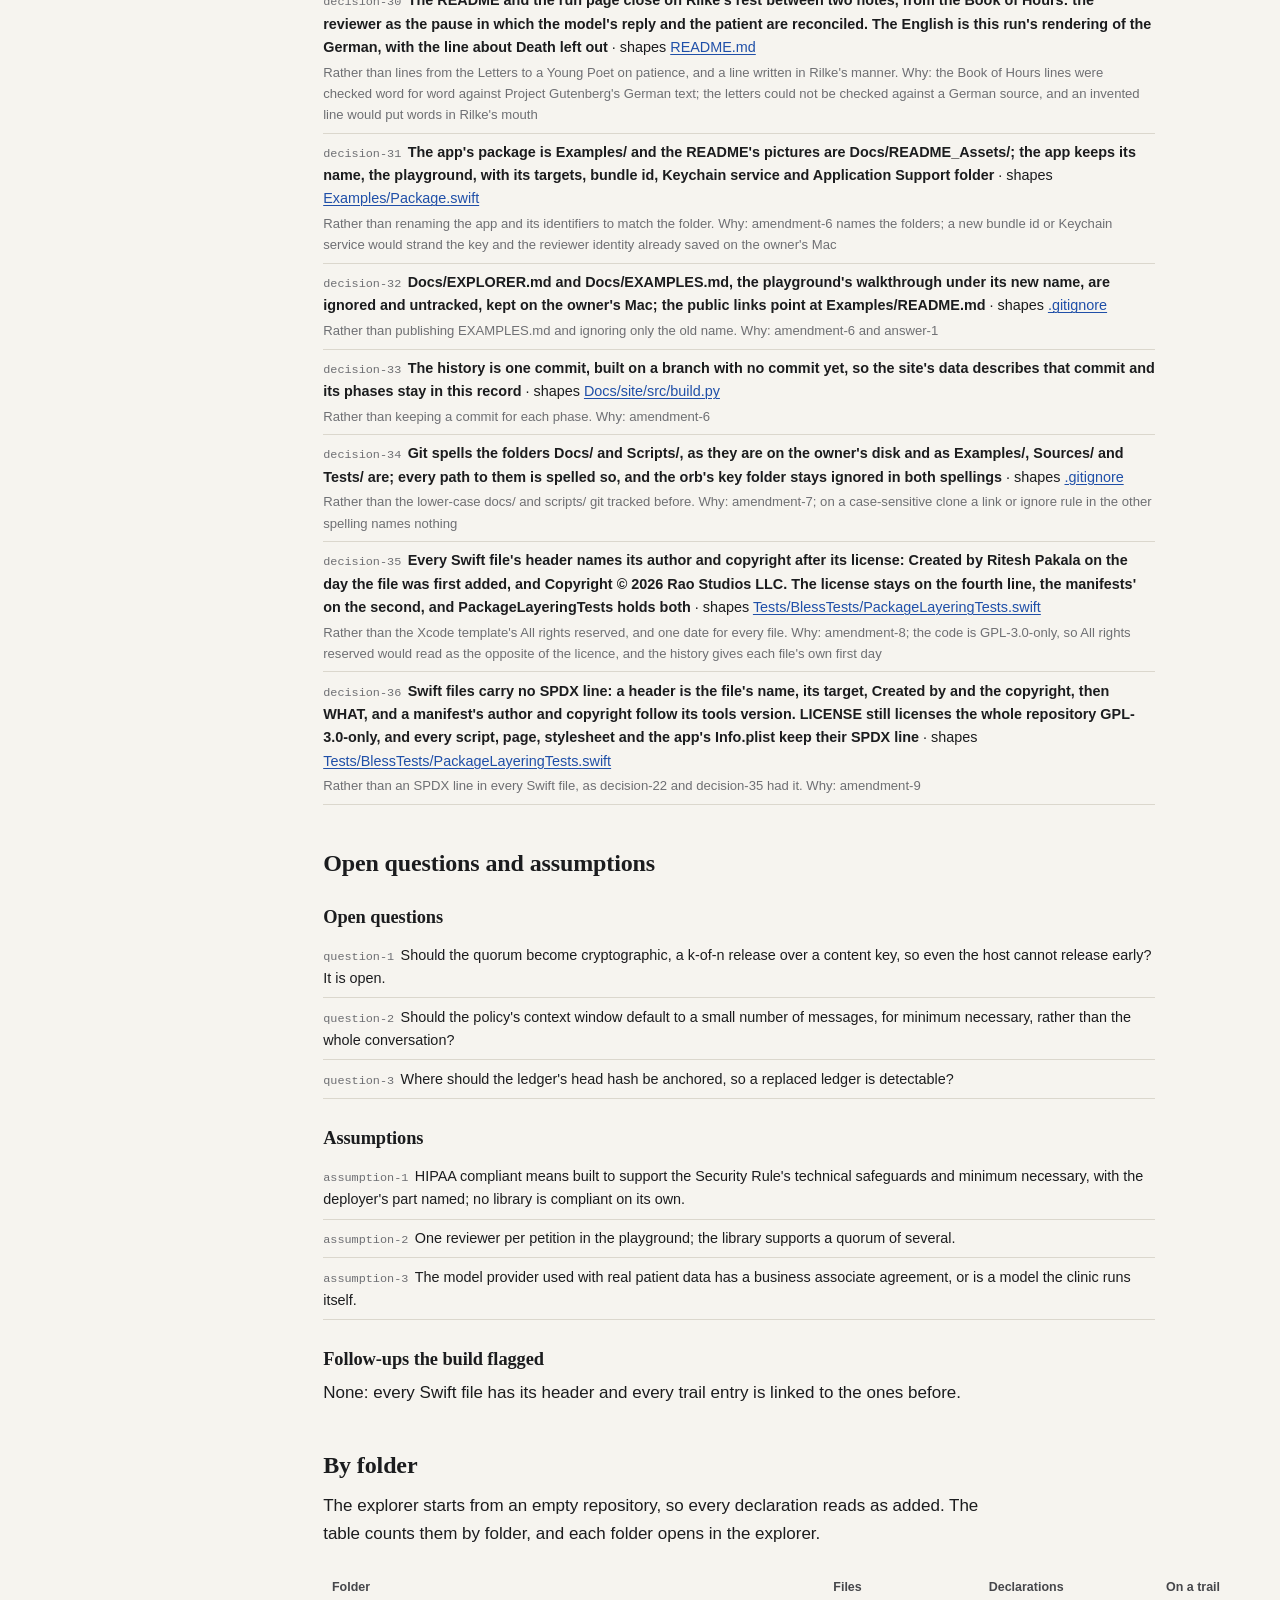
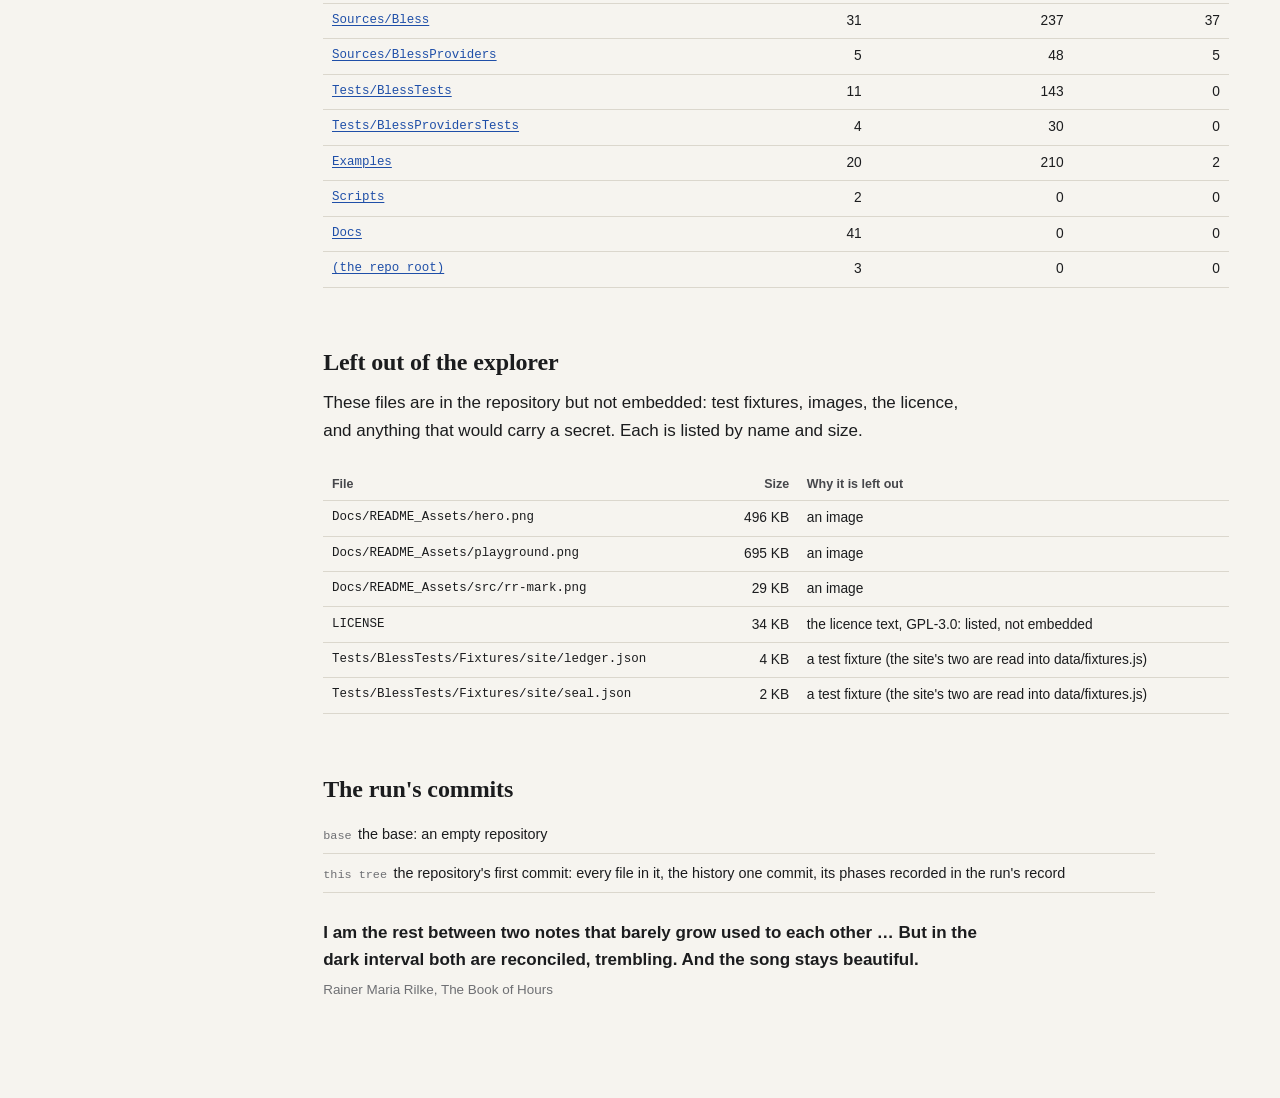
<file: Docs/site/run.html>
<!doctype html>
<html lang="en">
<head>
<meta charset="utf-8">
<meta name="viewport" content="width=device-width, initial-scale=1">
<title>What this run built · Bless</title>
<meta name="description" content="What this run built: Bless, its macOS playground and this site, from the owner's request, with the commands and tests the run recorded, every decision and why, and what was left out.">
<link rel="stylesheet" href="css/tokens.css">
<link rel="stylesheet" href="css/site.css">
</head>
<body>
<a class="skip" href="#main">Skip to the overview</a>
<div class="shell">
<nav class="side" aria-label="Chapters"></nav>
<main class="page" id="main">
<header class="top"><button class="menu" type="button" aria-expanded="false">☰ Contents</button><span>Bless · appendix</span><a href="code.html">The code explorer</a></header>

<h1 id="ch-run">What this run built</h1>
<p class="lede"><em>On the request, the package it became, and what was checked along the way.</em></p>
<p>This page is the record of the run that built Bless. It holds the owner's request, the decisions it took and why, the commands it ran with their exit codes, and the tests. Everything here is read from Docs/site/src/run.json and the data the site was built from.</p>

<div id="request"></div>

<h2 id="system-picture">The package, one layer at a time</h2>
<p>Two library targets sit in layers, and the playground, a package of its own, depends on both. Pick a trail from the grid, a row for each flow and a column for each kind, then a step, to light the layers it runs through.</p>
<div class="system" id="system">
<figure>
<svg viewBox="0 0 360 300" role="img" aria-labelledby="sys-title sys-desc">
<title id="sys-title">Bless's targets, in layers</title>
<desc id="sys-desc">Bless is the core. BlessProviders depends on it. The playground depends on both and is a package of its own.</desc>
<defs><marker id="arrow" viewBox="0 0 8 8" refX="7" refY="4" markerWidth="7" markerHeight="7" orient="auto-start-reverse"><path class="arrowhead" d="M0,0 L8,4 L0,8 z"/></marker></defs>
<path class="edge" d="M180,72 V100"/>
<path class="edge" d="M180,164 V192"/>
<path class="edge" d="M60,72 V192"/>
<g class="layer" data-layer="Bless"><a href="code.html"><title>Bless</title><rect x="20" y="10" width="320" height="62" rx="8"/><text class="name" x="34" y="32">Bless</text><text class="count" x="326" y="32" text-anchor="end"></text><text class="what" x="34" y="50">the gate, petitions, verdicts, seals, the ledger,</text><text class="what" x="34" y="64">stores, and Blessed</text></a></g>
<g class="layer" data-layer="BlessProviders"><a href="code.html"><title>BlessProviders</title><rect x="100" y="102" width="240" height="62" rx="8"/><text class="name" x="114" y="124">BlessProviders</text><text class="count" x="326" y="124" text-anchor="end"></text><text class="what" x="114" y="142">the chat-completions client:</text><text class="what" x="114" y="156">Mistral, OpenAI, Sewn, SSE</text></a></g>
<g class="layer" data-layer="Examples"><a href="code.html#Examples/Package.swift"><title>Examples</title><rect x="20" y="194" width="320" height="62" rx="8"/><text class="name" x="34" y="216">Examples</text><text class="what" x="34" y="234">the macOS app: patient, model, reviewer</text><text class="what" x="34" y="248">and the ledger, at one Gate</text></a></g>
</svg>
<figcaption>The layer table PackageLayeringTests holds, from Package.swift and Examples/Package.swift. A lit box is a layer the selected step runs through.</figcaption>
</figure>
<div class="stepper" id="stepper"></div>
</div>

<h2 id="what-changed">What it holds</h2>
<p>Every count below is read from the data the page was built from, and each card names where its number comes from.</p>
<div class="counts" id="counts"></div>

<h2 id="checked">What was checked</h2>
<p>These are the commands the run recorded, with their exit codes and dates. A failed command shows as failed, with the lines that explain it and the fix that followed.</p>
<div id="checks"></div>
<h3 id="tests-h">Tests</h3>
<p>Each row is one test run the record holds. The counts above take the latest run of each suite.</p>
<div id="tests"></div>
<p class="note">Not checked here: this page reruns no command and no test. The site's own checks are Docs/site/src/build.py and Docs/site/src/check.py, and the self-check page runs the rest in the browser.</p>

<h2 id="decisions-h">Decisions</h2>
<p>One line per decision, with the file it shaped.</p>
<div id="decisions"></div>

<h2 id="open">Open questions and assumptions</h2>
<div id="questions"></div>

<h2 id="also-changed">By folder</h2>
<p>The explorer starts from an empty repository, so every declaration reads as added. The table counts them by folder, and each folder opens in the explorer.</p>
<div id="also"></div>

<h2 id="excluded">Left out of the explorer</h2>
<p>These files are in the repository but not embedded: test fixtures, images, the licence, and anything that would carry a secret. Each is listed by name and size.</p>
<div id="excluded-list"></div>

<h2 id="commits-h">The run's commits</h2>
<div id="commits"></div>

<p class="close">I am the rest between two notes that barely grow used to each other … But in the dark interval both are reconciled, trembling. And the song stays beautiful.<cite>Rainer Maria Rilke, The Book of Hours</cite></p>
</main>
</div>
<script src="js/bless.js"></script>
<script src="data/run.js"></script>
<script src="data/index.js"></script>
<script src="js/overview.js"></script>
<script src="js/ask.js"></script>
<script>Bless.mount(function () { Bless.overview.mount(); });</script>
</body>
</html>
</file>
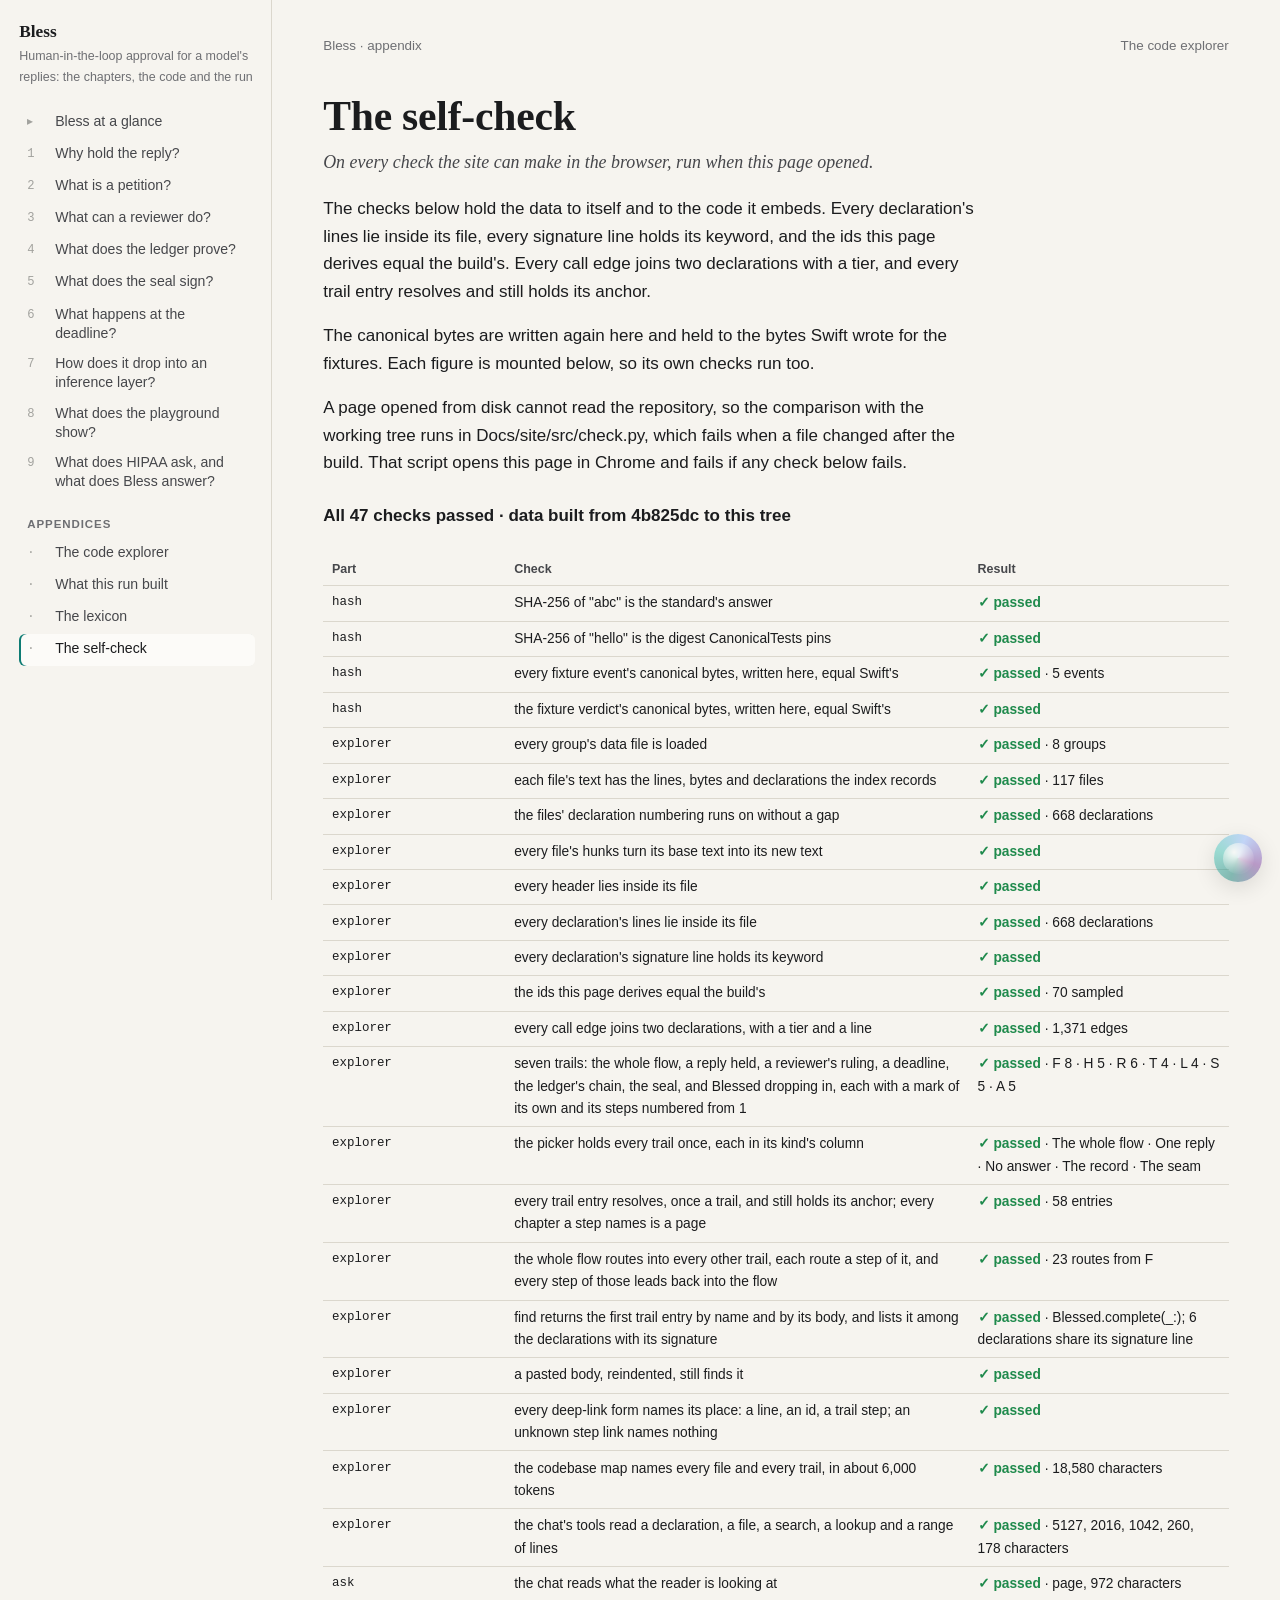
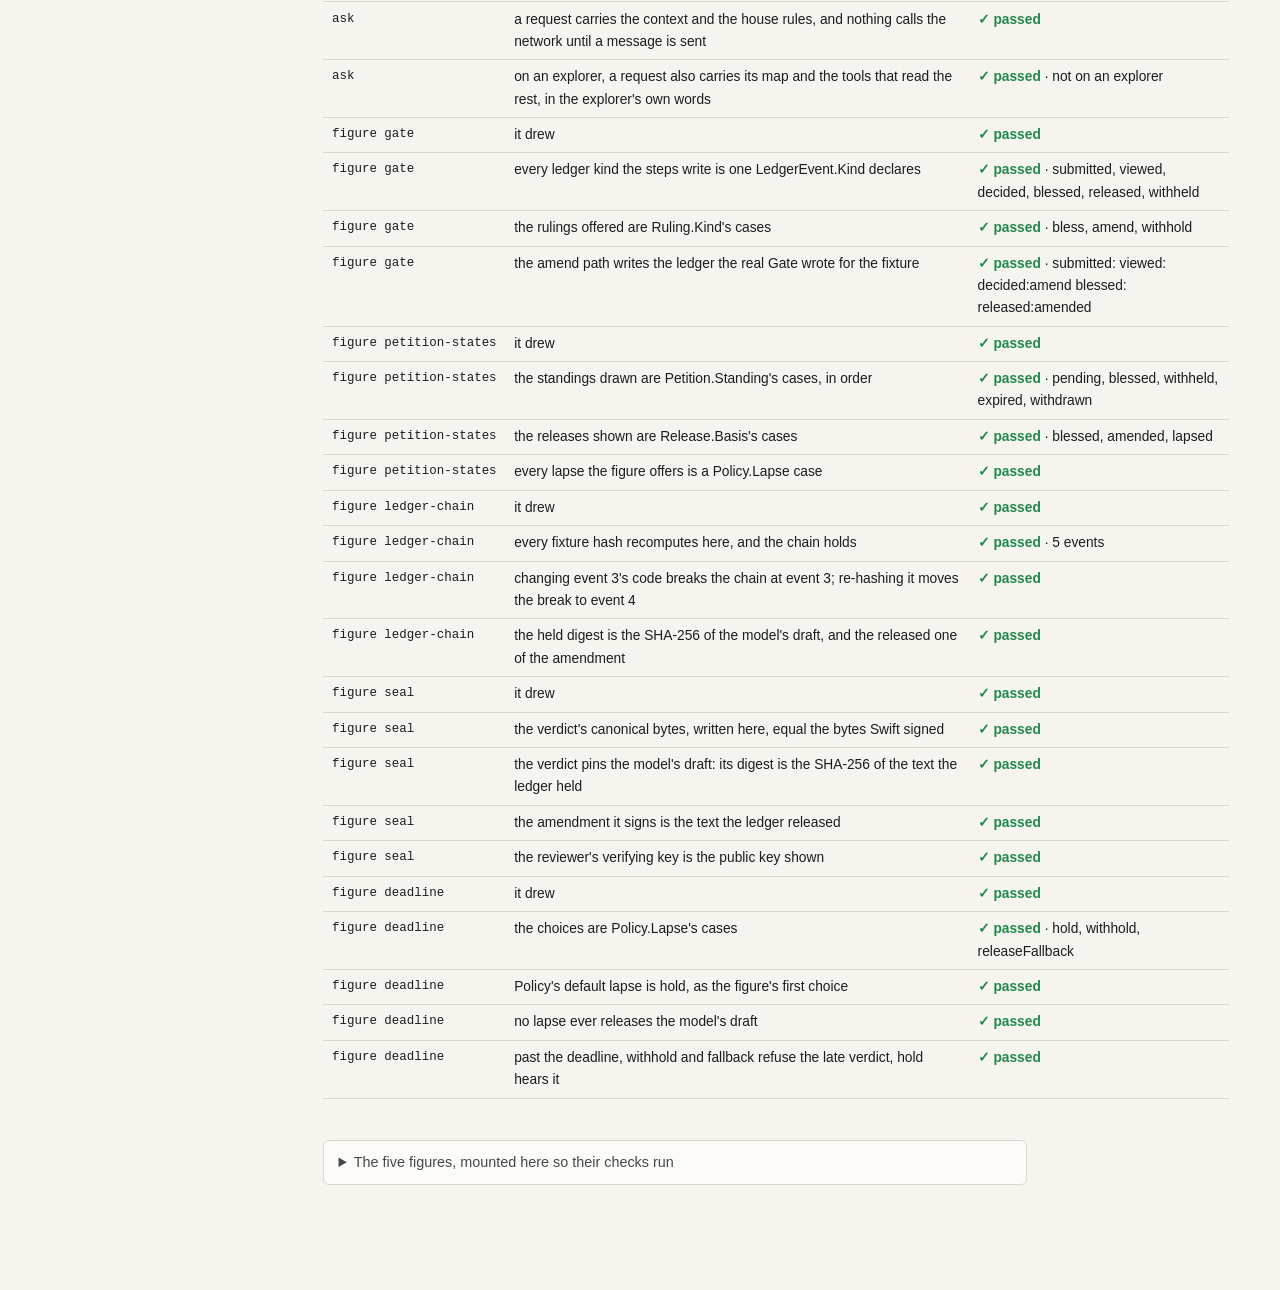
<file: Docs/site/selfcheck.html>
<!doctype html>
<html lang="en">
<head>
<meta charset="utf-8">
<meta name="viewport" content="width=device-width, initial-scale=1">
<title>The self-check · Bless</title>
<meta name="description" content="Every consistency check the site can make in a browser, run when the page opens: the data against itself, the declarations, the ids, the calls, the trails, find, the deep links, the canonical bytes, the five figures and the ask orb.">
<link rel="stylesheet" href="css/tokens.css">
<link rel="stylesheet" href="css/site.css">
<link rel="stylesheet" href="css/figure.css">
</head>
<body data-groups="all">
<a class="skip" href="#main">Skip to the results</a>
<div class="shell">
<nav class="side" aria-label="Chapters"></nav>
<main class="page" id="main">
<header class="top"><button class="menu" type="button" aria-expanded="false">☰ Contents</button><span>Bless · appendix</span><a href="code.html">The code explorer</a></header>
<h1 id="ch-selfcheck">The self-check</h1>
<p class="lede"><em>On every check the site can make in the browser, run when this page opened.</em></p>
<p>The checks below hold the data to itself and to the code it embeds. Every declaration's lines lie inside its file, every signature line holds its keyword, and the ids this page derives equal the build's. Every call edge joins two declarations with a tier, and every trail entry resolves and still holds its anchor.</p>
<p>The canonical bytes are written again here and held to the bytes Swift wrote for the fixtures. Each figure is mounted below, so its own checks run too.</p>
<p>A page opened from disk cannot read the repository, so the comparison with the working tree runs in Docs/site/src/check.py, which fails when a file changed after the build. That script opens this page in Chrome and fails if any check below fails.</p>
<div id="summary"></div>
<details class="engineers" id="figures"><summary>The five figures, mounted here so their checks run</summary><div class="inner">
<figure class="fig" id="fig-gate" data-fig="gate"><figcaption>The gate.</figcaption></figure>
<figure class="fig" id="fig-petition-states" data-fig="petition-states"><figcaption>A petition's life.</figcaption></figure>
<figure class="fig" id="fig-ledger-chain" data-fig="ledger-chain"><figcaption>The ledger's chain.</figcaption></figure>
<figure class="fig" id="fig-seal" data-fig="seal"><figcaption>The seal.</figcaption></figure>
<figure class="fig" id="fig-deadline" data-fig="deadline"><figcaption>The deadline.</figcaption></figure>
</div></details>
</main>
</div>
<script src="js/bless.js"></script>
<script src="data/run.js"></script>
<script src="data/index.js"></script>
<script src="data/fixtures.js"></script>
<script src="js/hash.js"></script>
<script src="js/draw.js"></script>
<script src="js/figures/gate.js"></script>
<script src="js/figures/petition.js"></script>
<script src="js/figures/chain.js"></script>
<script src="js/figures/seal.js"></script>
<script src="js/figures/deadline.js"></script>
<script src="js/explorer.js"></script>
<script src="js/chapters.js"></script>
<script src="js/ask.js"></script>
<script>
Bless.mount(null, function () {
  var B = window.Bless, h = B.h, results = B.selfCheck(), failed = results.filter(function (r) { return !r.ok; });
  var summary = document.getElementById("summary"), idx = B.data().index || {};
  summary.appendChild(h("p", { class: "close" }, [failed.length ? failed.length + " of " + results.length + " checks failed" : "All " + results.length + " checks passed",
    idx.head ? " · data built from " + idx.base.short + " to " + (idx.head.short || "this tree") + (idx.head.dirty ? " and the working tree" : "") : ""]));
  summary.appendChild(h("div", { class: "scroll" }, h("table", { class: "data" }, [
    h("thead", null, h("tr", null, [h("th", null, "Part"), h("th", null, "Check"), h("th", null, "Result")])),
    h("tbody", null, results.map(function (r) {
      return h("tr", null, [h("td", { class: "mono nowrap" }, r.part || ""), h("td", null, r.name), h("td", null, [h("span", { class: "status " + (r.ok ? "ok" : "bad") }, r.ok ? "✓ passed" : "✗ failed"), r.detail ? " · " + r.detail : ""])]);
    }))])));
});
</script>
</body>
</html>
</file>
<file: Docs/site/css/tokens.css>
/* Bless's site: design tokens. Light is paper; dark follows prefers-color-scheme, and data-theme forces either.
   SPDX-License-Identifier: GPL-3.0-only
   The parties' colours are the README hero's: blue the model, gold the reviewer and the seal, green the patient and a
   release, orange a withholding or a lapse, red a broken chain. Ported from VeilGarde's tokens. */
:root {
  color-scheme: light dark;
  --font-sans: -apple-system, BlinkMacSystemFont, "SF Pro Text", "Helvetica Neue", Helvetica, Arial, sans-serif;
  --font-serif: "Iowan Old Style", "Palatino Linotype", Palatino, "Book Antiqua", Georgia, serif;
  --font-mono: ui-monospace, "SF Mono", Menlo, Consolas, monospace;
  --radius: 10px;
  --radius-s: 6px;
  --space-xs: .5rem;
  --space-s: .9rem;
  --space-m: 1.6rem;
  --space-l: 2.4rem;

  --bg: #F6F4EF;
  --bg-raised: #FCFBF8;
  --bg-sunk: #EEEBE3;
  --fg: #1B1C1E;
  --fg-2: #46474B;
  --dim: #6E6F73;
  --faint: #A2A29E;
  --border: #DBD7CD;
  --border-strong: #C3BDAF;
  --link: #1F4FA8;
  --focus: #1F4FA8;
  --accent: #0E7C74;
  --accent-ink: #0B5F59;
  --accent-soft: rgba(14, 124, 116, .14);
  --add: #1F8A4C;
  --add-soft: rgba(31, 138, 76, .13);
  --del: #C2362F;
  --del-soft: rgba(194, 54, 47, .12);
  --mod: #A86A0B;
  --mod-soft: rgba(168, 106, 11, .14);
  --wm: #7A3E9D;
  --hl: rgba(214, 170, 52, .20);
  --hl-strong: rgba(214, 170, 52, .38);
  --flash: rgba(76, 141, 245, .26);
  --tk-k: #7A3E9D; --tk-t: #1D5DB8; --tk-s: #A4501B; --tk-c: #707070; --tk-n: #16794A; --tk-a: #8A5A00;
  --shadow: 0 1px 2px rgba(40, 36, 28, .06), 0 6px 20px rgba(40, 36, 28, .06);
  --model: #4F80CC; --model-ink: #2A5BA8; --model-soft: rgba(79, 128, 204, .14);
  --reviewer: #B8963F; --reviewer-ink: #7E6216; --reviewer-soft: rgba(184, 150, 63, .16);
  --patient: #1F9A76; --patient-ink: #12765A; --patient-soft: rgba(31, 154, 118, .14);
  --withheld: #CC6A33; --withheld-ink: #9E4A1C; --withheld-soft: rgba(204, 106, 51, .14);
  --broken: #C2362F; --broken-soft: rgba(194, 54, 47, .12);
}
@media (prefers-color-scheme: dark) {
  :root:not([data-theme="light"]) {
    --bg: #131416; --bg-raised: #1A1B1E; --bg-sunk: #0F1012; --fg: #E7E5DF; --fg-2: #BFBDB6; --dim: #8D8C88; --faint: #5E5E5C;
    --border: #2F3034; --border-strong: #46474C; --link: #8DB4FF; --focus: #8DB4FF;
    --accent: #3FC1B5; --accent-ink: #6ED8CD; --accent-soft: rgba(63, 193, 181, .16);
    --add: #4FD38A; --add-soft: rgba(79, 211, 138, .14); --del: #FF7D76; --del-soft: rgba(255, 125, 118, .13);
    --mod: #F0B85A; --mod-soft: rgba(240, 184, 90, .15); --wm: #C79BEA;
    --hl: rgba(226, 195, 90, .16); --hl-strong: rgba(226, 195, 90, .30); --flash: rgba(127, 174, 255, .28);
    --tk-k: #C79BEA; --tk-t: #7FAEFF; --tk-s: #F2A66C; --tk-c: #8A8A8A; --tk-n: #5ED39C; --tk-a: #E2C35A;
    --shadow: 0 1px 2px rgba(0, 0, 0, .45);
    --model: #6F9BE2; --model-ink: #93B6EE; --model-soft: rgba(111, 155, 226, .18);
    --reviewer: #D4B566; --reviewer-ink: #E2C783; --reviewer-soft: rgba(212, 181, 102, .18);
    --patient: #3FBE97; --patient-ink: #63D2AE; --patient-soft: rgba(63, 190, 151, .16);
    --withheld: #E48A55; --withheld-ink: #F0A57A; --withheld-soft: rgba(228, 138, 85, .16);
    --broken: #FF7D76; --broken-soft: rgba(255, 125, 118, .14);
  }
}
:root[data-theme="dark"] {
  --bg: #131416; --bg-raised: #1A1B1E; --bg-sunk: #0F1012; --fg: #E7E5DF; --fg-2: #BFBDB6; --dim: #8D8C88; --faint: #5E5E5C;
  --border: #2F3034; --border-strong: #46474C; --link: #8DB4FF; --focus: #8DB4FF;
  --accent: #3FC1B5; --accent-ink: #6ED8CD; --accent-soft: rgba(63, 193, 181, .16);
  --add: #4FD38A; --add-soft: rgba(79, 211, 138, .14); --del: #FF7D76; --del-soft: rgba(255, 125, 118, .13);
  --mod: #F0B85A; --mod-soft: rgba(240, 184, 90, .15); --wm: #C79BEA;
  --hl: rgba(226, 195, 90, .16); --hl-strong: rgba(226, 195, 90, .30); --flash: rgba(127, 174, 255, .28);
  --tk-k: #C79BEA; --tk-t: #7FAEFF; --tk-s: #F2A66C; --tk-c: #8A8A8A; --tk-n: #5ED39C; --tk-a: #E2C35A;
  --shadow: 0 1px 2px rgba(0, 0, 0, .45);
  --model: #6F9BE2; --model-ink: #93B6EE; --model-soft: rgba(111, 155, 226, .18);
  --reviewer: #D4B566; --reviewer-ink: #E2C783; --reviewer-soft: rgba(212, 181, 102, .18);
  --patient: #3FBE97; --patient-ink: #63D2AE; --patient-soft: rgba(63, 190, 151, .16);
  --withheld: #E48A55; --withheld-ink: #F0A57A; --withheld-soft: rgba(228, 138, 85, .16);
  --broken: #FF7D76; --broken-soft: rgba(255, 125, 118, .14);
}
</file>
<file: Docs/site/css/site.css>
/* Bless's site: the page, the chapters, the overview, and the ask orb. Ported from VeilGarde's.
   SPDX-License-Identifier: GPL-3.0-only
*/
*, *::before, *::after { box-sizing: border-box; }
html { -webkit-text-size-adjust: 100%; scroll-padding-top: 1.5rem; }
body { margin: 0; background: var(--bg); color: var(--fg); font: 17px/1.62 var(--font-sans); font-feature-settings: "kern"; }
a { color: var(--link); text-underline-offset: 2px; text-decoration-thickness: 1px; }
a:hover { text-decoration-thickness: 2px; }
:focus-visible { outline: 2px solid var(--focus); outline-offset: 2px; border-radius: 3px; }
code, kbd, pre, .mono { font-family: var(--font-mono); font-size: .86em; }
code { background: var(--bg-sunk); border: 1px solid var(--border); border-radius: 4px; padding: .05em .3em; overflow-wrap: anywhere; }
kbd { border: 1px solid var(--border-strong); border-bottom-width: 2px; border-radius: 4px; padding: 0 .35em; background: var(--bg-raised); }
.skip { position: absolute; left: -9999px; top: 0; }
.skip:focus { left: 1rem; top: 1rem; z-index: 50; background: var(--bg-raised); padding: .5rem .8rem; border: 1px solid var(--border); border-radius: var(--radius-s); }
button { font: inherit; }

/* Layout: a sticky list of chapters, the page beside it. */
.shell { display: grid; grid-template-columns: 17rem minmax(0, 1fr); min-height: 100vh; }
.side { position: sticky; top: 0; height: 100vh; overflow-y: auto; border-right: 1px solid var(--border); padding: 1.4rem 1rem 2rem 1.2rem; background: var(--bg); }
.side .brand { display: block; font: 600 1.08rem/1.2 var(--font-serif); color: var(--fg); text-decoration: none; margin-bottom: .2rem; }
.side .brand-sub { font-size: .78rem; color: var(--dim); margin: 0 0 1.2rem; }
.side ol { list-style: none; margin: 0; padding: 0; }
.side a.q { display: grid; grid-template-columns: 1.6rem 1fr; gap: .15rem; padding: .36rem .5rem; border-radius: var(--radius-s); color: var(--fg-2); text-decoration: none; font-size: .88rem; line-height: 1.35; }
.side a.q .n { color: var(--faint); font: .76rem/1.7 var(--font-mono); }
.side a.q:hover { background: var(--bg-sunk); color: var(--fg); }
.side a.q[aria-current="page"] { background: var(--bg-raised); color: var(--fg); box-shadow: inset 2px 0 0 var(--accent); }
.side a.q.later { color: var(--dim); }
.side h3 { font: 600 .72rem/1 var(--font-sans); letter-spacing: .08em; text-transform: uppercase; color: var(--dim); margin: 1.4rem 0 .4rem .5rem; }
.menu { display: none; }

.page { min-width: 0; padding: 2.2rem clamp(1rem, 4vw, 3.2rem) 5rem; max-width: 74rem; }
.page > header.top { display: flex; justify-content: space-between; align-items: center; gap: 1rem; font-size: .84rem; color: var(--dim); margin-bottom: 2.2rem; }
.page > header.top a { color: var(--dim); text-decoration: none; }
.page > header.top a:hover { color: var(--link); }
h1, h2, h3 { font-family: var(--font-serif); font-weight: 600; line-height: 1.18; letter-spacing: -.005em; color: var(--fg); }
h1 { font-size: clamp(1.9rem, 3.6vw, 2.6rem); margin: 0 0 .5rem; max-width: 46rem; }
h2 { font-size: 1.5rem; margin: 2.8rem 0 .8rem; }
h3 { font-size: 1.15rem; margin: 1.8rem 0 .5rem; }
h2 .anchor { opacity: 0; margin-left: .35rem; font: 400 .7em var(--font-sans); color: var(--faint); text-decoration: none; }
h2:hover .anchor, .anchor:focus { opacity: 1; }
.lede { font: italic 1.12rem/1.5 var(--font-serif); color: var(--fg-2); margin: 0 0 1.2rem; max-width: 41rem; }
p { margin: 0 0 1.05rem; max-width: 41rem; }
ul.plain, ol.plain { max-width: 41rem; padding-left: 1.3rem; margin: 0 0 1.05rem; }
ul.plain li, ol.plain li { margin: .25rem 0; }
.note { font-size: .84rem; color: var(--dim); }
.close { font-weight: 600; margin-top: 1.6rem; }
.close cite { display: block; font-weight: 400; font-style: normal; font-size: .84rem; color: var(--dim); margin-top: .35rem; }
blockquote.request { max-width: 44rem; margin: 1rem 0 1.4rem; padding: .8rem 1rem; border-left: 3px solid var(--accent); background: var(--bg-raised); border-radius: 0 var(--radius-s) var(--radius-s) 0; font-size: .93rem; color: var(--fg-2); }
blockquote.request p { margin: 0 0 .6rem; max-width: none; white-space: pre-wrap; overflow-wrap: anywhere; }
blockquote.request p:last-child { margin-bottom: 0; }
blockquote.request details > summary { cursor: pointer; font-size: .84rem; color: var(--dim); margin: .2rem 0 .5rem; }
blockquote.request details[open] > summary { margin-bottom: .6rem; }
blockquote.request cite { display: block; font-style: normal; font-size: .78rem; color: var(--dim); margin-top: .5rem; }
.scroll { overflow-x: auto; max-width: 100%; }

/* Tables. */
table.data { border-collapse: collapse; width: 100%; font-size: .86rem; margin: .4rem 0 1rem; }
table.data th, table.data td { text-align: left; padding: .38rem .55rem; border-bottom: 1px solid var(--border); vertical-align: top; }
table.data th { font-weight: 600; color: var(--fg-2); font-size: .78rem; }
table.data td.n, table.data th.n { text-align: right; font-variant-numeric: tabular-nums; white-space: nowrap; }
table.data td.mono { font-family: var(--font-mono); font-size: .78rem; overflow-wrap: anywhere; }
table.data td.nowrap { white-space: nowrap; overflow-wrap: normal; }
.status { font-weight: 600; white-space: nowrap; }
.decisions .pre { white-space: pre-line; } .decisions .dim { color: var(--dim); }
.status.ok { color: var(--add); } .status.bad { color: var(--del); } .status.skip { color: var(--mod); } .status.dim { color: var(--dim); }

/* Code excerpts, read from the explorer's data. */
.code { margin: var(--space-s) 0 var(--space-m); border: 1px solid var(--border); border-radius: var(--radius-s); background: var(--bg-sunk); overflow: hidden; max-width: 52rem; }
.code .code-head { display: flex; justify-content: space-between; flex-wrap: wrap; gap: .3rem 1rem; padding: .45rem .8rem; font: .76rem/1.4 var(--font-mono); color: var(--dim); border-bottom: 1px solid var(--border); background: var(--bg-raised); }
.code .code-head > span { overflow-wrap: anywhere; min-width: 0; }
.code pre { margin: 0; padding: .7rem 0; overflow: auto; max-height: 30rem; font: .78rem/1.55 var(--font-mono); tab-size: 4; }
pre.cmd { margin: .6rem 0 1rem; padding: .5rem .7rem; overflow-x: auto; background: var(--bg-sunk); border: 1px solid var(--border); border-radius: 6px; }
.code .ln { display: grid; grid-template-columns: 3.4rem 1fr; }
.code .ln > span:first-child { color: var(--faint); text-align: right; padding-right: .9rem; user-select: none; }
.code .ln > span:last-child { white-space: pre; padding-right: 1rem; }
.code .ln.hl { background: var(--hl); }
.tk-k { color: var(--tk-k); } .tk-t { color: var(--tk-t); } .tk-s { color: var(--tk-s); } .tk-c { color: var(--tk-c); font-style: italic; } .tk-n { color: var(--tk-n); } .tk-a { color: var(--tk-a); }
.fig-error { color: var(--del); font-size: .85rem; }

/* Chapters. */
.facts { max-width: 44rem; border: 1px solid var(--border); border-radius: var(--radius-s); background: var(--bg-raised); padding: .2rem .9rem; margin: 1.2rem 0 1.6rem; font-size: .9rem; }
.facts dl { display: grid; grid-template-columns: minmax(8rem, max-content) 1fr; gap: .25rem 1rem; margin: .6rem 0; }
.facts dt { color: var(--dim); }
.facts dd { margin: 0; overflow-wrap: anywhere; }
.later-block { max-width: 44rem; border: 1px dashed var(--border-strong); border-radius: var(--radius-s); padding: .9rem 1.1rem; margin: 1.4rem 0; background: var(--bg-raised); }
.later-block .tag { display: inline-block; font: 600 .7rem/1.6 var(--font-sans); letter-spacing: .07em; text-transform: uppercase; color: var(--mod); border: 1px solid var(--mod); border-radius: 4px; padding: 0 .4rem; margin-bottom: .4rem; }
.later-block p { margin: 0 0 .5rem; max-width: none; }
.later-block p:last-child { margin: 0; }
details.engineers { max-width: 44rem; border: 1px solid var(--border); border-radius: var(--radius-s); background: var(--bg-raised); margin: var(--space-m) 0; }
details.engineers > summary { cursor: pointer; padding: .6rem .9rem; font-size: .9rem; color: var(--fg-2); }
details.engineers > .inner { padding: .2rem 1rem 1rem; font-size: .93rem; }
details.engineers > .inner p { max-width: none; }
nav.prevnext { display: grid; grid-template-columns: 1fr 1fr; gap: 1rem; margin-top: 4rem; padding-top: 1.4rem; border-top: 1px solid var(--border); }
nav.prevnext a { display: block; padding: .8rem 1rem; border: 1px solid var(--border); border-radius: var(--radius-s); text-decoration: none; color: var(--fg); background: var(--bg-raised); overflow-wrap: anywhere; }
nav.prevnext a:hover { border-color: var(--border-strong); }
nav.prevnext small { display: block; color: var(--dim); font-size: .76rem; margin-bottom: .15rem; }
nav.prevnext .next { text-align: right; grid-column: 2; }
.keys { font-size: .78rem; color: var(--dim); margin-top: .8rem; }

/* The overview: the system picture, the stepper, the counts. */
.system { display: grid; grid-template-columns: minmax(0, 23rem) minmax(0, 1fr); gap: var(--space-m); align-items: start; margin: var(--space-m) 0 var(--space-l); }
.system figure { margin: 0; }
.system svg { display: block; width: 100%; height: auto; max-width: 23rem; }
.system figcaption { font-size: .8rem; color: var(--dim); margin-top: .5rem; }
.layer rect { fill: var(--bg-raised); stroke: var(--border-strong); stroke-width: 1; transition: fill .15s, stroke .15s; }
.layer text { fill: var(--fg-2); font-family: var(--font-sans); }
.layer .name { font-size: 12.5px; font-weight: 600; fill: var(--fg); }
.layer .what { font-size: 9.5px; fill: var(--dim); }
.layer .count { font-size: 9px; fill: var(--faint); font-family: var(--font-mono); }
.layer.lit rect { fill: var(--accent-soft); stroke: var(--accent); stroke-width: 2; }
.layer.lit .name { fill: var(--accent-ink); }
.layer a { cursor: pointer; }
.layer a:focus-visible rect { outline: none; stroke: var(--focus); stroke-width: 2.5; }
.edge { stroke: var(--border-strong); stroke-width: 1.2; fill: none; marker-end: url(#arrow); }
.arrowhead { fill: var(--border-strong); }
.stepper { min-width: 0; }
.stepper .trail-pick { margin-bottom: .8rem; }
/* The trail grid (V.trailPicker), on the overview and in the explorer: a row for each flow, a column for each kind,
   every cell as wide as the cells above it. A section's header row names it and its kinds; the chosen cell lights its
   row's flow and its column's kind. A mark takes its kind's colour, the same as the explorer's badges. */
.trail-grid { display: grid; grid-template-columns: max-content repeat(var(--cols, 2), minmax(0, 1fr)); gap: .3rem .4rem; margin-top: -.6rem; }
.trail-grid .tg-sec, .trail-grid .tg-col { align-self: end; padding-top: .6rem; font: 600 .68rem/1.3 var(--font-sans); letter-spacing: .05em; text-transform: uppercase; color: var(--dim); }
.trail-grid .tg-sec { padding-right: .6rem; color: var(--fg-2); }
.trail-grid .tg-row { align-self: center; padding-right: .6rem; font-size: .82rem; line-height: 1.3; color: var(--fg-2); }
.trail-grid .tg-row.on, .trail-grid .tg-col.on { color: var(--accent-ink); font-weight: 600; }
.trail-grid .tg-cell { all: unset; box-sizing: border-box; display: flex; align-items: baseline; gap: .5rem; min-width: 0; padding: .4rem .6rem; cursor: pointer;
                       border: 1px solid var(--border); border-radius: var(--radius-s); background: var(--bg-raised); font: .8rem/1.35 var(--font-sans); color: var(--fg-2); }
.trail-grid .tg-cell:hover { border-color: var(--border-strong); }
.trail-grid .tg-cell[aria-pressed="true"] { background: var(--accent-soft); border-color: var(--accent); box-shadow: inset 3px 0 0 var(--accent); color: var(--fg); }
.trail-grid .tg-cell:focus-visible { outline: 2px solid var(--focus); outline-offset: 1px; }
.trail-grid .tg-mark { flex: none; font: 650 .72rem/1.35 var(--font-mono); }
.trail-grid .tg-sub { min-width: 0; }
.trail-grid [data-kind="flow"] .tg-mark { color: var(--fg); }
.trail-grid [data-kind="hold"] .tg-mark { color: var(--model-ink); }
.trail-grid [data-kind="ruling"] .tg-mark { color: var(--reviewer-ink); }
.trail-grid [data-kind="record"] .tg-mark { color: var(--wm); }
.trail-grid [data-kind="seam"] .tg-mark { color: var(--patient-ink); }
.trail-grid [data-kind="training"] .tg-mark { color: var(--mod); }
.trail-grid [data-kind="inference"] .tg-mark { color: var(--accent-ink); }
.trail-grid [data-kind="signing"] .tg-mark, .trail-grid [data-kind="matching"] .tg-mark { color: var(--wm); }
.trail-grid [data-kind="research"] .tg-mark { color: var(--link); }
.trail-grid [data-kind="model"] .tg-mark { color: var(--accent-ink); }
.trail-grid [data-kind="system"] .tg-mark { color: var(--mod); }
.trail-grid [data-kind="signal"] .tg-mark { color: var(--wm); }
.trail-grid [data-kind="method"] .tg-mark { color: var(--link); }
.stepper .trail-say { margin: 0 0 .6rem; max-width: none; font-size: .86rem; color: var(--fg-2); }
.stepper ol { list-style: none; margin: 0; padding: 0; display: flex; flex-direction: column; gap: .35rem; }
.stepper button.step { all: unset; box-sizing: border-box; display: grid; grid-template-columns: 1.7rem 1fr; gap: .4rem; width: 100%; cursor: pointer; padding: .45rem .6rem; border: 1px solid var(--border); border-radius: var(--radius-s); background: var(--bg-raised); font-size: .9rem; line-height: 1.35; color: var(--fg-2); }
.stepper button.step .n { font: 600 .76rem/1.7 var(--font-mono); color: var(--faint); }
.stepper button.step:hover { border-color: var(--border-strong); }
.stepper button.step[aria-pressed="true"] { border-color: var(--accent); box-shadow: inset 3px 0 0 var(--accent); color: var(--fg); }
.stepper button.step:focus-visible { outline: 2px solid var(--focus); outline-offset: 1px; }
.stepper .detail { margin-top: .8rem; padding: .7rem .85rem; border: 1px solid var(--border); border-radius: var(--radius-s); background: var(--bg-raised); font-size: .88rem; }
.stepper .detail p { margin: 0 0 .5rem; max-width: none; }
.stepper .detail ol { list-style: decimal; padding-left: 1.3rem; display: block; }
.stepper .detail li { margin: .2rem 0; overflow-wrap: anywhere; }
.stepper .detail code { font-size: .78rem; }
.counts { display: grid; grid-template-columns: repeat(auto-fit, minmax(12rem, 1fr)); gap: .7rem; margin: 1rem 0 1.6rem; max-width: 60rem; }
.count-card { border: 1px solid var(--border); border-radius: var(--radius-s); background: var(--bg-raised); padding: .7rem .85rem; }
.count-card h3 { font: 600 .72rem/1.2 var(--font-sans); letter-spacing: .06em; text-transform: uppercase; color: var(--dim); margin: 0 0 .4rem; }
.count-card .big { font: 600 1.5rem/1.1 var(--font-serif); color: var(--fg); }
.count-card p { margin: .3rem 0 0; font-size: .82rem; color: var(--fg-2); max-width: none; }
.count-card small { display: block; margin-top: .35rem; font-size: .72rem; color: var(--faint); }
ul.decisions { list-style: none; padding: 0; margin: .5rem 0 1rem; max-width: 52rem; }
ul.decisions li { padding: .45rem 0; border-bottom: 1px solid var(--border); font-size: .9rem; overflow-wrap: anywhere; }
ul.decisions .id { font: .74rem var(--font-mono); color: var(--dim); margin-right: .4rem; }
ul.decisions .why { display: block; color: var(--dim); font-size: .82rem; margin-top: .15rem; }
.lines-out { margin: .3rem 0 0; padding-left: 1rem; font: .76rem/1.5 var(--font-mono); color: var(--fg-2); }
.lines-out li { overflow-wrap: anywhere; }

@media (max-width: 1100px) { .system { grid-template-columns: minmax(0, 1fr); } .system svg { margin: 0 auto; } }
@media (max-width: 600px) { .trail-grid .tg-sub { display: none; } .trail-grid .tg-cell { justify-content: center; padding: .5rem .4rem; } }
@media (max-width: 900px) {
  .shell { display: block; }
  .side { position: fixed; inset: 0 auto 0 0; width: min(20rem, 86vw); z-index: 30; transform: translateX(-102%); transition: transform .2s; box-shadow: var(--shadow); visibility: hidden; }
  .side.open { transform: none; visibility: visible; }
  .menu { display: inline-flex; align-items: center; gap: .4rem; font-size: .84rem; color: var(--fg-2); background: var(--bg-raised); border: 1px solid var(--border); border-radius: var(--radius-s); padding: .3rem .6rem; cursor: pointer; }
  .page { padding: 1.2rem 1rem 4rem; }
  .page > header.top > span { display: none; }
  body { font-size: 16px; }
  nav.prevnext { grid-template-columns: 1fr; }
  nav.prevnext .next { grid-column: 1; }
  .facts dl { grid-template-columns: 1fr; }
}
@media (prefers-reduced-motion: reduce) { * { transition: none !important; animation: none !important; scroll-behavior: auto !important; } }
@media print {
  .side, .menu, nav.prevnext, .keys, .page > header.top, .ask-orb, .ask, .ask-key { display: none !important; }
  .shell { display: block; }
  body { background: #fff; color: #000; font-size: 11pt; }
}

/* The ask orb (js/ask.js): half seen until a pointer or focus finds it, then a mini chat that folds back into it. */
.ask-orb { position: fixed; right: 1.1rem; bottom: 1.1rem; z-index: 40; width: 3rem; height: 3rem; padding: 0; border: 0; border-radius: 50%; cursor: pointer; opacity: .5;
           background: conic-gradient(from 200deg, #0E7C74, #3FC1B5, #8DB4FF, #7A3E9D, #0E7C74); box-shadow: 0 6px 22px rgba(0, 0, 0, .22); transition: opacity .2s ease, transform .2s ease; }
.ask-orb::after { content: ""; position: absolute; inset: 18%; border-radius: 50%;
                  background: radial-gradient(circle at 36% 30%, rgba(255, 255, 255, .95), rgba(255, 255, 255, .4) 42%, rgba(255, 255, 255, .06) 72%); }
.ask-orb:hover, .ask-orb:focus-visible { opacity: 1; transform: scale(1.06); }
.ask-orb:focus-visible { outline: 2px solid var(--focus); outline-offset: 3px; }
.ask-orb[hidden], .ask[hidden] { display: none; }
.ask { position: fixed; right: 1.1rem; bottom: 1.1rem; z-index: 40; width: min(24rem, calc(100vw - 1.5rem)); height: min(34rem, calc(100vh - 2.2rem));
       display: flex; flex-direction: column; overflow: hidden; color: var(--fg); background: var(--bg-raised); border: 1px solid var(--border-strong);
       border-radius: 16px; box-shadow: 0 18px 50px rgba(0, 0, 0, .28); transform-origin: 100% 100%; animation: ask-in .18s ease-out; }
@keyframes ask-in { from { opacity: 0; transform: scale(.25); border-radius: 50%; } to { opacity: 1; transform: none; } }
.ask-head { display: flex; align-items: center; gap: .6rem; padding: .6rem .6rem .55rem .85rem; border-bottom: 1px solid var(--border); }
.ask-dot { flex: none; width: 1.15rem; height: 1.15rem; border-radius: 50%; background: conic-gradient(from 200deg, #0E7C74, #3FC1B5, #8DB4FF, #7A3E9D, #0E7C74); }
.ask-title { flex: 1; min-width: 0; }
.ask-title b { display: block; font-size: .9rem; line-height: 1.2; }
.ask-about { display: block; font: .72rem/1.4 var(--font-mono); color: var(--dim); white-space: nowrap; overflow: hidden; text-overflow: ellipsis; }
.ask-close { all: unset; flex: none; display: grid; place-items: center; width: 1.9rem; height: 1.9rem; border-radius: 50%; cursor: pointer; color: var(--dim); font-size: 1.2rem; }
.ask-close:hover { background: var(--bg-sunk); color: var(--fg); }
.ask-new { flex: none; font: .74rem var(--font-sans); color: var(--fg-2); background: var(--bg); border: 1px solid var(--border-strong); border-radius: 999px; padding: .2rem .6rem; cursor: pointer; }
.ask-new:hover:not(:disabled) { border-color: var(--fg-2); color: var(--fg); }
.ask-new:disabled { opacity: .4; cursor: default; }
.ask-new:focus-visible, .ask-close:focus-visible { outline: 2px solid var(--focus); }
.ask-log { flex: 1; overflow-y: auto; display: flex; flex-direction: column; gap: .6rem; padding: .8rem .85rem; font-size: .88rem; line-height: 1.5; }
.ask-msg { max-width: 92%; overflow-wrap: anywhere; }
.ask-msg.user { align-self: flex-end; padding: .45rem .7rem; border-radius: 12px 12px 3px 12px; background: var(--fg); color: var(--bg); white-space: pre-wrap; }
.ask-msg.bot { align-self: flex-start; }
.ask-msg.bot p { margin: 0 0 .5rem; max-width: none; }
.ask-msg.bot p:last-child, .ask-msg.bot ul:last-child, .ask-msg.bot ol:last-child { margin-bottom: 0; }
.ask-msg.bot ul, .ask-msg.bot ol { margin: 0 0 .5rem; padding-left: 1.2rem; }
.ask-msg code { font-size: .8rem; padding: 0 .2em; border-radius: 3px; background: var(--bg-sunk); }
.ask-msg.error p { color: var(--del); font-size: .84rem; }
.ask-msg.note { align-self: center; max-width: 100%; margin: 0; text-align: center; color: var(--dim); font-size: .74rem; }
.ask-aside { color: var(--dim); font-size: .76rem; }
.ask-wait { color: var(--dim); font-style: italic; }
.ask-reads { margin: 0 0 .45rem; font-size: .74rem; line-height: 1.5; color: var(--dim); }
.ask-reads a { color: var(--link); font-family: var(--font-mono); font-size: .72rem; }
.ask-reads span { font-family: var(--font-mono); font-size: .72rem; }
.ask-code { margin: .3rem 0 .6rem; padding: .5rem .6rem; overflow-x: auto; white-space: pre; font: .74rem/1.5 var(--font-mono); background: var(--bg-sunk); border: 1px solid var(--border); border-radius: 6px; }
.ask-starters { display: flex; flex-wrap: wrap; gap: .35rem; justify-content: center; }
.ask-starters button { font: .8rem var(--font-sans); color: var(--fg-2); background: var(--bg); border: 1px solid var(--border-strong); border-radius: 999px; padding: .25rem .7rem; cursor: pointer; }
.ask-starters button:hover { border-color: var(--fg-2); color: var(--fg); }
.ask-setup p { margin: 0 0 .6rem; max-width: none; font-size: .84rem; color: var(--fg-2); }
.ask-keyrow { display: flex; gap: .4rem; }
.ask-keyrow input { flex: 1; min-width: 0; font: .82rem var(--font-mono); color: var(--fg); background: var(--bg); border: 1px solid var(--border-strong); border-radius: 8px; padding: .4rem .5rem; }
.ask-keyrow button, .ask-form button { font: 600 .82rem var(--font-sans); color: var(--bg); background: var(--fg); border: 0; border-radius: 8px; padding: .45rem .8rem; cursor: pointer; }
.ask-form { display: flex; align-items: flex-end; gap: .45rem; padding: .6rem .7rem .5rem; border-top: 1px solid var(--border); }
.ask-form textarea { flex: 1; min-width: 0; max-height: 8rem; resize: none; font: .88rem/1.4 var(--font-sans); color: var(--fg); background: var(--bg); border: 1px solid var(--border-strong); border-radius: 8px; padding: .42rem .55rem; }
.ask-form textarea:focus, .ask-keyrow input:focus { outline: 2px solid var(--focus); outline-offset: 0; }
.ask-form button:disabled { opacity: .4; cursor: default; }
.ask-foot { margin: 0; padding: 0 .85rem .55rem; max-width: none; font-size: .7rem; line-height: 1.4; color: var(--faint); }
.ask-link { all: unset; cursor: pointer; text-decoration: underline; color: var(--dim); }
.ask-link:focus-visible { outline: 2px solid var(--focus); }
/* The key dialog (js/ask.js): asks a reader without this Mac's key for their own, over a dimmed page. */
.ask-key { width: min(26rem, calc(100vw - 2rem)); padding: 0; color: var(--fg); background: var(--bg-raised); border: 1px solid var(--border);
           border-radius: 14px; box-shadow: 0 18px 50px rgba(0, 0, 0, .3); }
.ask-key::backdrop { background: rgba(16, 16, 18, .42); }
.ask-key form { display: flex; flex-direction: column; gap: .7rem; padding: 1.1rem 1.15rem 1rem; }
.ask-key h2 { display: flex; align-items: center; gap: .55rem; margin: 0; font: 600 1.02rem/1.3 var(--font-sans); }
.ask-key p { margin: 0; max-width: none; font-size: .86rem; line-height: 1.5; color: var(--fg-2); }
.ask-key .ask-key-fine { font-size: .76rem; color: var(--dim); }
.ask-key .ask-key-note { font-size: .8rem; color: var(--del); }
.ask-key .ask-key-note[hidden] { display: none; }
.ask-key-url { font-family: var(--font-mono); font-size: .74rem; color: var(--fg-2); }
.ask-key input { font: .86rem var(--font-mono); color: var(--fg); background: var(--bg); border: 1px solid var(--border-strong); border-radius: 8px; padding: .5rem .6rem; }
.ask-key input:focus { outline: 2px solid var(--focus); outline-offset: 0; }
.ask-key-actions { display: flex; justify-content: flex-end; gap: .5rem; margin-top: .15rem; }
.ask-key-actions button { font: 600 .84rem var(--font-sans); border-radius: 8px; padding: .45rem .9rem; cursor: pointer; }
.ask-key-actions button:focus-visible { outline: 2px solid var(--focus); outline-offset: 2px; }
.ask-key-use { color: var(--bg); background: var(--fg); border: 1px solid var(--fg); }
.ask-key-later { color: var(--fg-2); background: transparent; border: 1px solid var(--border-strong); }
.ask-key-later:hover { border-color: var(--fg-2); color: var(--fg); }
.toast { position: fixed; left: 50%; bottom: 1.5rem; transform: translateX(-50%); z-index: 45; background: var(--fg); color: var(--bg); font-size: .82rem; padding: .4rem .8rem; border-radius: 999px; }
@media (max-width: 900px) { .ask { right: .75rem; bottom: .75rem; } .ask-orb { right: .9rem; bottom: .9rem; } }
</file>
<file: Docs/site/css/figure.css>
/* Bless's site: figures. The chrome, controls and SVG text are Braid's (docs/site/css/figure.css); the box kit is
   Braid's boards'; the party colours are tokens.css's.
   SPDX-License-Identifier: GPL-3.0-only
*/
figure.fig { margin: 1.6rem 0; background: var(--bg-raised); border: 1px solid var(--border); border-radius: var(--radius); box-shadow: var(--shadow); overflow: hidden; }
.fig-head { display: flex; justify-content: space-between; align-items: center; gap: .8rem; padding: .55rem .85rem .45rem; border-bottom: 1px solid var(--border); }
.fig-title { font: 600 .86rem/1.3 var(--font-sans); color: var(--fg); }
.fig-tools { display: flex; gap: .2rem; flex: none; }
.fig-tools button { font: .8rem/1 var(--font-sans); color: var(--dim); background: none; border: 1px solid transparent; border-radius: 5px; padding: .28rem .42rem; cursor: pointer; }
.fig-tools button:hover { color: var(--fg); border-color: var(--border); }
.fig-body { padding: 1rem 1.1rem .9rem; }
.fig-body svg { display: block; width: 100%; height: auto; overflow: visible; }
figure.fig > figcaption { padding: .55rem .95rem .75rem; font-size: .85rem; line-height: 1.5; color: var(--fg-2); border-top: 1px solid var(--border); }
.fig-error { color: var(--broken); font-size: .85rem; }
.fig-check { border-top: 1px dashed var(--border); font-size: .78rem; color: var(--dim); }
.fig-check > summary { cursor: pointer; padding: .4rem .95rem; list-style: none; }
.fig-check > summary::-webkit-details-marker { display: none; }
.fig-check ul { margin: 0; padding: 0 .95rem .6rem 2rem; }
.fig-check .ok { color: var(--patient-ink); } .fig-check .bad { color: var(--broken); }

/* Controls: one row, labelled. */
.fig-controls { display: flex; flex-wrap: wrap; align-items: center; gap: .6rem 1rem; margin: 0 0 1rem; font-size: .82rem; color: var(--fg-2); }
.fig-controls label { display: inline-flex; align-items: center; gap: .45rem; }
.fig-controls input[type="range"] { width: 10rem; accent-color: var(--reviewer); }
.fig-controls select, .fig-controls button { font: inherit; font-size: .82rem; color: var(--fg); background: var(--bg); border: 1px solid var(--border-strong); border-radius: 5px; padding: .22rem .5rem; }
.fig-controls button { cursor: pointer; }
.fig-controls button[aria-pressed="true"] { background: var(--fg); color: var(--bg); border-color: var(--fg); }
.fig-controls button:disabled { opacity: .5; cursor: default; }
.fig-controls output { font-family: var(--font-mono); font-size: .8rem; min-width: 3.6rem; color: var(--fg); }
.legend { display: flex; flex-wrap: wrap; gap: .3rem .9rem; font-size: .76rem; color: var(--fg-2); margin: .2rem 0 .5rem; }
.legend .key { display: inline-flex; align-items: center; gap: .35rem; }
.legend .sw { width: .8rem; height: .8rem; border-radius: 3px; display: inline-block; }
.readout { font: .8rem/1.55 var(--font-mono); color: var(--fg-2); }
.readout b { color: var(--fg); font-weight: 600; }
.fig-note { font-size: .8rem; color: var(--dim); margin: .6rem 0 0; }

/* SVG text and the box kit (Bless.draw). */
svg text { font-family: var(--font-sans); font-size: 12px; fill: var(--fg-2); }
svg .bd-t { font-size: 12px; font-weight: 600; fill: var(--fg); }
svg .bd-sub { font-size: 10px; fill: var(--fg-2); }
svg .bd-cap { font-size: 10px; letter-spacing: .06em; font-weight: 600; fill: var(--dim); }
svg .bd-box { stroke-width: 1.2; }
svg .bd-plain { fill: var(--bg); stroke: var(--border-strong); }
svg .bd-dashed { stroke-dasharray: 5 4; }
svg .bd-frame { fill: none; stroke: var(--border-strong); stroke-dasharray: 4 3; }
svg .bd-line { stroke: var(--fg-2); stroke-width: 1.2; fill: none; }
svg .bd-line.dash { stroke-dasharray: 4 3; }
svg .bd-head { fill: var(--fg-2); }
/* A party's box, line and text: --p is the party's colour, --p-ink its text. */
svg .p-model { --p: var(--model); --p-ink: var(--model-ink); --p-soft: var(--model-soft); }
svg .p-reviewer { --p: var(--reviewer); --p-ink: var(--reviewer-ink); --p-soft: var(--reviewer-soft); }
svg .p-patient { --p: var(--patient); --p-ink: var(--patient-ink); --p-soft: var(--patient-soft); }
svg .p-withheld { --p: var(--withheld); --p-ink: var(--withheld-ink); --p-soft: var(--withheld-soft); }
svg .p-broken { --p: var(--broken); --p-ink: var(--broken); --p-soft: var(--broken-soft); }
svg [class*="p-"] .bd-box { fill: var(--p-soft); stroke: var(--p); }
svg [class*="p-"] .bd-t { fill: var(--p-ink); }
svg .bd-line.lit, svg .bd-head.lit { stroke: var(--p, var(--fg)); fill: var(--p, var(--fg)); stroke-width: 2; }
svg .bd-line.lit { fill: none; }
svg .dim { opacity: .32; }
svg .lit .bd-box { stroke-width: 2.4; }
svg .seal-ring { fill: none; stroke: var(--reviewer); stroke-width: 2; }
svg .seal-dot { fill: var(--reviewer); }
svg .tl-axis { stroke: var(--border-strong); stroke-width: 1.4; }
svg .tl-mark { stroke-width: 2; }
svg .tl-zone { fill: var(--withheld-soft); }

/* The ledger's chain: one card an event. */
.chain { display: grid; gap: .5rem; }
.link-card { display: grid; grid-template-columns: 2.2rem minmax(0, 1fr) auto; gap: .2rem .8rem; align-items: start; padding: .55rem .7rem; border: 1px solid var(--border); border-left: 4px solid var(--patient); border-radius: var(--radius-s); background: var(--bg); font-size: .8rem; }
.link-card.bad { border-left-color: var(--broken); background: var(--broken-soft); }
.link-card.edited { outline: 2px dashed var(--reviewer); outline-offset: 1px; }
.link-card .seq { font: 600 1.05rem/1.2 var(--font-serif); color: var(--fg); }
.link-card .kind { font-weight: 600; color: var(--fg); }
.link-card .fields { font: .74rem/1.55 var(--font-mono); color: var(--fg-2); word-break: break-all; }
.link-card .verdict { font: 600 .78rem var(--font-sans); white-space: nowrap; }
.link-card .verdict.ok { color: var(--patient-ink); } .link-card .verdict.bad { color: var(--broken); }
.bytes { font: .7rem/1.5 var(--font-mono); color: var(--dim); word-break: break-all; background: var(--bg-sunk); border-radius: var(--radius-s); padding: .45rem .6rem; margin: .5rem 0 0; max-height: 7.5rem; overflow: auto; }
.bytes .tag { color: var(--model-ink); } .bytes .changed { color: var(--broken); font-weight: 600; }

/* The seal. */
.seal-grid { display: grid; grid-template-columns: minmax(0, 1fr) minmax(0, 1fr); gap: .8rem 1.2rem; }
@media (max-width: 760px) { .seal-grid { grid-template-columns: minmax(0, 1fr); } }
.seal-grid h4 { font: 600 .74rem/1.2 var(--font-sans); letter-spacing: .06em; text-transform: uppercase; color: var(--dim); margin: 0 0 .35rem; }
.seal-grid textarea { width: 100%; min-height: 5.5rem; font: .86rem/1.45 var(--font-sans); color: var(--fg); background: var(--bg); border: 1px solid var(--border-strong); border-radius: var(--radius-s); padding: .45rem .55rem; resize: vertical; box-sizing: border-box; }
.seal-result { font: 600 .9rem var(--font-sans); margin: .5rem 0 0; }
.seal-result.ok { color: var(--patient-ink); } .seal-result.bad { color: var(--broken); } .seal-result.wait { color: var(--dim); font-weight: 400; }
.kv { font: .74rem/1.6 var(--font-mono); color: var(--fg-2); word-break: break-all; margin: 0; }
.kv dt { color: var(--dim); font-family: var(--font-sans); font-size: .72rem; margin-top: .25rem; }
.kv dd { margin: 0; }

/* The gate's step panel. */
.gate-panel { display: grid; grid-template-columns: minmax(0, 1fr) minmax(0, 1fr); gap: .8rem 1.2rem; margin-top: .9rem; }
@media (max-width: 760px) { .gate-panel { grid-template-columns: minmax(0, 1fr); } }
.gate-panel h4 { font: 600 .74rem/1.2 var(--font-sans); letter-spacing: .06em; text-transform: uppercase; color: var(--dim); margin: 0 0 .35rem; }
.bubble { padding: .5rem .7rem; border-radius: 10px; font-size: .86rem; line-height: 1.45; background: var(--bg-sunk); color: var(--fg); }
.bubble.patient { background: var(--patient-soft); }
.bubble.draft { background: var(--model-soft); }
.bubble.held { background: var(--reviewer-soft); color: var(--reviewer-ink); }
.bubble.none { background: none; border: 1px dashed var(--border-strong); color: var(--dim); }
.events { list-style: none; margin: 0; padding: 0; font: .76rem/1.6 var(--font-mono); color: var(--fg-2); }
.events li::before { content: "▸ "; color: var(--reviewer-ink); }
</file>
<file: Docs/site/css/explorer.css>
/* The code explorer (code.html, js/explorer.js): the tree, the open file and the selected declaration side by side.
   Ported from VeilGarde's change explorer.
   SPDX-License-Identifier: GPL-3.0-only
*/
body.explorer .page { max-width: none; }
/* The explorer needs the width, so its page keeps the site's chapters behind the menu at every size. */
body.explorer .shell { display: block; }
body.explorer .side { position: fixed; inset: 0 auto 0 0; width: min(20rem, 86vw); z-index: 30; transform: translateX(-102%); transition: transform .2s; box-shadow: var(--shadow); visibility: hidden; }
body.explorer .side.open { transform: none; visibility: visible; }
body.explorer .menu { display: inline-flex; align-items: center; gap: .4rem; font-size: .84rem; color: var(--fg-2); background: var(--bg-raised);
                      border: 1px solid var(--border); border-radius: var(--radius-s); padding: .3rem .6rem; cursor: pointer; }
.xp { display: grid; gap: var(--space-s) var(--space-m); margin: var(--space-m) 0 var(--space-l); align-items: start;
      grid-template-columns: minmax(14rem, 17rem) minmax(0, 1fr) minmax(17rem, 23rem);
      grid-template-areas: "status status status" "find trail trail" "tree source card" "keys keys keys"; }
.xp-status { grid-area: status; font: .78rem/1.5 var(--font-mono); color: var(--dim); overflow-wrap: anywhere; }
.xp-stale { margin: .35rem 0 0; max-width: none; font: .82rem/1.45 var(--font-sans); color: var(--mod); }
.xp-find { grid-area: find; min-width: 0; }
.xp-trail { grid-area: trail; min-width: 0; }
.xp-tree { grid-area: tree; min-width: 0; position: sticky; top: 1rem; max-height: calc(100vh - 2rem); overflow: auto;
           border: 1px solid var(--border); border-radius: var(--radius-s); background: var(--bg-raised); }
.xp-source { grid-area: source; min-width: 0; margin: 0; max-width: none; }
.xp-card { grid-area: card; min-width: 0; position: sticky; top: 1rem; max-height: calc(100vh - 2rem); overflow: auto;
           border: 1px solid var(--border); border-radius: var(--radius-s); background: var(--bg-raised); padding: .8rem .95rem 1rem; font-size: .88rem; }
.xp-keys { grid-area: keys; }

/* Find. */
.xp-find-label { display: flex; align-items: flex-start; gap: .6rem; font-size: .84rem; color: var(--fg-2); }
.xp-find textarea { flex: 1; min-width: 0; resize: vertical; font: .8rem/1.5 var(--font-mono); color: var(--fg); background: var(--bg); border: 1px solid var(--border-strong);
                    border-radius: var(--radius-s); padding: .4rem .55rem; }
.xp-find textarea:focus { outline: 2px solid var(--focus); outline-offset: 1px; }
.xp-find .note { margin: .35rem 0 0 2.6rem; max-width: none; }
.xp-results { list-style: none; margin: .5rem 0 0; padding: .25rem; max-height: 18rem; overflow: auto; border: 1px solid var(--border); border-radius: var(--radius-s); background: var(--bg-raised); }
.xp-results li { padding: .35rem .5rem; border-radius: 4px; cursor: pointer; overflow-wrap: anywhere; }
.xp-results li b { display: block; font: 600 .8rem/1.4 var(--font-mono); color: var(--fg); }
.xp-results li small { display: block; font-size: .74rem; color: var(--dim); }
.xp-results li[aria-selected="true"] { background: var(--accent-soft); }
.xp-results li.xp-none { cursor: default; color: var(--dim); font-size: .82rem; }

/* The trail. */
/* The trails: the grid (site.css, a row a flow and a column a kind), then the chosen trail's steps in aligned cells. */
.xp-trails { margin: 0 0 .7rem; }
/* Bless's kinds: the whole flow in the page's own ink, then each kind in a party's colour. */
.xp-badge[data-kind="flow"] { border-color: var(--fg); color: var(--fg); background: var(--bg-sunk); }
.xp-badge[data-kind="hold"] { border-color: var(--model); color: var(--model-ink); }
.xp-badge[data-kind="ruling"] { border-color: var(--reviewer); color: var(--reviewer-ink); }
.xp-badge[data-kind="record"] { border-color: var(--wm); color: var(--wm); }
.xp-badge[data-kind="seam"] { border-color: var(--patient); color: var(--patient-ink); }
.xp-badge[data-kind="training"] { border-color: var(--mod); color: var(--mod); }
.xp-badge[data-kind="inference"] { border-color: var(--accent); color: var(--accent-ink); }
.xp-badge[data-kind="signing"], .xp-badge[data-kind="matching"] { border-color: var(--wm); color: var(--wm); }
.xp-badge[data-kind="research"] { border-color: var(--link); color: var(--link); }
/* The ML explorer's kinds (ml.html): a model, the system the models make together, the watermark's signal, a method. */
.xp-badge[data-kind="model"] { border-color: var(--accent); color: var(--accent-ink); }
.xp-badge[data-kind="system"] { border-color: var(--mod); color: var(--mod); }
.xp-badge[data-kind="signal"] { border-color: var(--wm); color: var(--wm); }
.xp-badge[data-kind="method"] { border-color: var(--link); color: var(--link); }
.xp-chapters a { color: var(--link); }
.xp-steps { list-style: none; display: grid; grid-template-columns: repeat(var(--cols, 3), minmax(0, 1fr)); gap: .35rem; margin: 0; padding: 0 0 .2rem; }
.xp-steps li { display: flex; min-width: 0; }
.xp-steps button { flex: 1; min-width: 0; display: flex; align-items: baseline; gap: .45rem; text-align: left; font: .8rem/1.35 var(--font-sans); color: var(--fg-2); background: var(--bg-raised);
                   border: 1px solid var(--border); border-radius: var(--radius-s); padding: .35rem .6rem; cursor: pointer; }
.xp-steps button:hover { border-color: var(--border-strong); }
.xp-steps button[aria-pressed="true"] { background: var(--accent-soft); border-color: var(--accent); box-shadow: inset 3px 0 0 var(--accent); color: var(--fg); }
.xp-steps button[aria-pressed="true"] .xp-n { color: var(--accent-ink); }
.xp-steps .xp-n { font: 600 .74rem var(--font-mono); }
.xp-say-row { display: flex; flex-wrap: wrap; align-items: baseline; justify-content: space-between; gap: .3rem 1rem; margin-top: .45rem; }
.xp-say { margin: 0; max-width: none; font-size: .84rem; color: var(--fg-2); }
.xp-walks { display: inline-flex; gap: .4rem; }
.xp-walk { font: .8rem var(--font-sans); color: var(--fg); background: var(--bg); border: 1px solid var(--border-strong); border-radius: 5px; padding: .2rem .5rem; cursor: pointer; }
.xp-walk:disabled { opacity: .45; cursor: default; }
/* The ML explorer's trail strip: a laned trail's key, the lane on each step, the depth control and the legend. */
.xp-lane { display: inline-block; flex: none; font: 600 .62rem/1.5 var(--font-sans); letter-spacing: .03em; border-radius: 3px; padding: 0 .3rem; color: var(--fg-2); background: var(--bg-sunk); white-space: nowrap; }
.xp-lane[data-lane="majority"] { color: var(--accent-ink); background: var(--accent-soft); }
.xp-lane[data-lane="weighted"] { color: var(--mod); background: var(--mod-soft); }
.xp-steps .xp-lane { margin-left: auto; }
.xp-lanes { margin: .4rem 0 0; max-width: none; font-size: .8rem; color: var(--fg-2); }
.xp-trail-foot { display: flex; flex-wrap: wrap; align-items: flex-start; gap: .5rem 1.2rem; margin-top: .55rem; }
.xp-depth-row { display: flex; align-items: center; gap: .5rem; font-size: .8rem; color: var(--dim); }
.xp-legend { flex: 1 1 18rem; min-width: 0; font-size: .82rem; }
.xp-legend > summary { cursor: pointer; color: var(--fg-2); }
.xp-legend-how { margin: .4rem 0; max-width: none; color: var(--fg-2); }
.xp-legend-list { list-style: none; margin: 0 0 .4rem; padding: 0; columns: 2 15rem; column-gap: 1.2rem; }
.xp-legend-list li { break-inside: avoid; padding: .1rem 0; overflow-wrap: anywhere; }
.xp-legend-list a { color: var(--fg); text-decoration: none; }
.xp-legend-list a:hover { text-decoration: underline; }
.xp-legend-list small { color: var(--dim); }
.xp-link { all: unset; cursor: pointer; color: var(--link); text-decoration: underline; text-underline-offset: 2px; overflow-wrap: anywhere; }
.xp-link:focus-visible { outline: 2px solid var(--focus); }

/* The tree. */
.xp-tree > .xp-files > summary { display: none; }
.xp-filter { display: flex; align-items: center; gap: .4rem; padding: .5rem .6rem .3rem; font-size: .76rem; color: var(--dim); }
.xp-filter select { flex: 1; min-width: 0; font: .78rem var(--font-sans); color: var(--fg); background: var(--bg); border: 1px solid var(--border-strong); border-radius: 5px; padding: .15rem .3rem; }
.xp-tree-inner { padding: .2rem .2rem .6rem; font-size: .84rem; }
.xp-tree details > summary { cursor: pointer; padding: .18rem .4rem; border-radius: 4px; list-style: none; display: flex; align-items: baseline; gap: .35rem; overflow-wrap: anywhere; }
.xp-tree details > summary::-webkit-details-marker { display: none; }
.xp-tree details > summary::before { content: "▸"; color: var(--faint); font-size: .7rem; transition: transform .12s; flex: none; }
.xp-tree details[open] > summary::before { transform: rotate(90deg); }
.xp-tree details > summary:hover { background: color-mix(in srgb, var(--fg) 5%, transparent); }
.xp-tree summary small { margin-left: auto; color: var(--faint); font: .7rem var(--font-mono); flex: none; }
.xp-node > summary { font-weight: 600; color: var(--fg); }
.xp-kids { padding-left: .7rem; }
.xp-file > summary { color: var(--fg-2); }
.xp-file[hidden], .xp-node[hidden] { display: none; }
.xp-file.current > summary { background: var(--accent-soft); color: var(--fg); }
/* A name and its trail badges: one line when both fit; else the badges wrap, as a group, under the name. A name is
   cut with an ellipsis only when it is wider than the row by itself (its tooltip holds the full path). */
.xp-main { flex: 1 1 auto; min-width: 0; display: flex; flex-wrap: wrap; align-items: baseline; column-gap: .35rem; row-gap: .15rem; }
.xp-badges { display: inline-flex; flex-wrap: wrap; gap: .2rem; min-width: 0; }
.xp-fname { font-family: var(--font-mono); font-size: .78rem; min-width: 0; max-width: 100%; overflow: hidden; white-space: nowrap; text-overflow: ellipsis; }
.xp-badge { display: inline-block; min-width: 1.05rem; text-align: center; font: 600 .64rem/1.45 var(--font-mono); color: var(--fg-2); border: 1px solid var(--border-strong); border-radius: 3px; padding: 0 .2rem; flex: none; }
.xp-st { display: inline-block; flex: none; font: 600 .62rem/1.5 var(--font-mono); border-radius: 3px; padding: 0 .25rem; }
.xp-st.st-added { color: var(--add); background: var(--add-soft); }
.xp-st.st-modified, .xp-st.st-changed, .xp-st.st-renamed { color: var(--mod); background: var(--mod-soft); }
.xp-st.st-deleted, .xp-st.st-removed { color: var(--del); background: var(--del-soft); }
.xp-st.st-unchanged { color: var(--dim); background: var(--bg-sunk); }
.xp-scopes { list-style: none; margin: .1rem 0 .3rem; padding: 0 0 0 .5rem; }
.xp-scopes button { all: unset; box-sizing: border-box; display: flex; align-items: baseline; gap: .15rem; width: 100%; cursor: pointer; padding: .1rem .4rem; border-radius: 4px; font: .75rem/1.45 var(--font-mono); color: var(--fg-2); }
.xp-scopes button:hover { background: color-mix(in srgb, var(--fg) 5%, transparent); }
.xp-scopes button:focus-visible { outline: 2px solid var(--focus); }
.xp-scopes button[aria-current="true"] { background: var(--hl-strong); color: var(--fg); }
.xp-kind { flex: none; color: var(--tk-k); font-size: .64rem; width: 2.6rem; }
.xp-sname { min-width: 0; max-width: 100%; overflow: hidden; white-space: nowrap; text-overflow: ellipsis; }

/* The open file. */
.xp-source .code-head { flex-wrap: wrap; }
.xp-path { overflow-wrap: anywhere; }
.xp-tools { display: inline-flex; flex-wrap: wrap; gap: .3rem; }
.xp-tools button { font: .74rem var(--font-sans); color: var(--fg-2); background: var(--bg); border: 1px solid var(--border); border-radius: 4px; padding: .12rem .45rem; cursor: pointer; }
.xp-tools button:hover:not(:disabled) { border-color: var(--border-strong); color: var(--fg); }
.xp-tools button[aria-pressed="true"] { background: var(--fg); color: var(--bg); border-color: var(--fg); }
.xp-tools button:disabled { opacity: .45; cursor: default; }
.xp-tools .xp-seg { display: inline-flex; gap: 0; }
.xp-tools .xp-seg button { border-radius: 0; margin-left: -1px; }
.xp-tools .xp-seg button:first-child { border-radius: 4px 0 0 4px; margin-left: 0; }
.xp-tools .xp-seg button:last-child { border-radius: 0 4px 4px 0; }
.xp-source pre { max-height: calc(100vh - 8rem); }
.xp-source .ln { cursor: default; }
.xp-source .ln.d { grid-template-columns: 3rem 3rem 1.2rem 1fr; }
.xp-source .ln.d > span:nth-child(2) { color: var(--faint); text-align: right; padding-right: .6rem; user-select: none; }
.xp-source .ln.d > span:nth-child(3) { user-select: none; color: var(--faint); }
.xp-source .ln.sc > span:first-child { box-shadow: inset -2px 0 0 var(--border-strong); }
.xp-source .ln.hl { background: var(--hl); }
.xp-source .ln.sig { background: var(--hl-strong); }
.xp-source .ln.add { background: var(--add-soft); }
.xp-source .ln.del { background: var(--del-soft); }
.xp-source .ln.add > span:nth-child(3) { color: var(--add); }
.xp-source .ln.del > span:nth-child(3) { color: var(--del); }
.xp-source .ln.flash { background: var(--flash); transition: background .3s; }
.xp-source .ln.picked { box-shadow: inset 3px 0 0 var(--accent); }
.xp-gap, .xp-empty-file { font: .74rem/1.9 var(--font-mono); color: var(--faint); padding-left: 3.4rem; }

/* The selected declaration. */
.xp-card h3 { font: 600 .92rem/1.35 var(--font-mono); margin: 0 0 .3rem; overflow-wrap: anywhere; }
.xp-card h4 { font: 600 .7rem/1.2 var(--font-sans); letter-spacing: .06em; text-transform: uppercase; color: var(--dim); margin: 1rem 0 .4rem; }
.xp-card h4 small { font-weight: 400; letter-spacing: 0; }
.xp-kindline { margin: 0 0 .6rem; font-size: .78rem; color: var(--dim); max-width: none; overflow-wrap: anywhere; }
.xp-sig { margin: 0; padding: .55rem .65rem; font: .76rem/1.5 var(--font-mono); background: var(--bg-sunk); border: 1px solid var(--border); border-radius: 5px; overflow-x: auto; white-space: pre; }
.xp-doc { margin: 0; font: .82rem/1.5 var(--font-sans); white-space: pre-wrap; color: var(--fg-2); overflow-wrap: anywhere; }
.xp-raw { margin: 0; font: .72rem/1.5 var(--font-mono); white-space: pre-wrap; color: var(--fg-2); overflow-wrap: anywhere; background: var(--bg-sunk); border: 1px solid var(--border); border-radius: 5px; padding: .45rem .55rem; }
.xp-cases { margin: 0; font: .78rem/1.5 var(--font-mono); max-width: none; overflow-wrap: anywhere; }
.xp-change { margin: 0; font-size: .82rem; max-width: none; }
.xp-on-trail { margin-top: .9rem; padding: .1rem .75rem .6rem; border-left: 3px solid var(--accent); background: var(--accent-soft); border-radius: 0 5px 5px 0; }
.xp-on-trail h4 { margin-top: .6rem; }
.xp-step-line { margin: 0 0 .35rem; font-size: .78rem; color: var(--dim); max-width: none; }
.xp-note { margin: 0 0 .5rem; font-size: .9rem; line-height: 1.5; color: var(--fg); max-width: none; }
.xp-links { margin: 0 0 .5rem; font-size: .78rem; color: var(--dim); max-width: none; overflow-wrap: anywhere; }
/* An ML step's card: the primer for a newcomer, the deeper line for a practitioner, the facts read live from the
   bundle, and the twins on the code trails. The depth control hides the primer or the deeper line by CSS alone. */
.xp-tag { display: block; font: 600 .62rem/1.4 var(--font-sans); letter-spacing: .06em; text-transform: uppercase; color: var(--dim); margin-bottom: .15rem; }
.xp-primer { margin: 0 0 .55rem; padding: .45rem .6rem; background: var(--bg-raised); border: 1px solid var(--border); border-radius: 5px; }
.xp-primer p, .xp-deeper p { margin: 0; max-width: none; font-size: .86rem; line-height: 1.5; }
.xp-deeper { margin: 0 0 .55rem; padding: .1rem 0 .1rem .6rem; border-left: 2px solid var(--border-strong); }
.xp-deeper p { color: var(--fg-2); font-size: .83rem; }
.xp-deeper p.xp-links { margin: .25rem 0 0; font-size: .76rem; color: var(--dim); }
.xp-facts { margin: 0 0 .55rem; }
.xp-facts dl { display: grid; grid-template-columns: minmax(6rem, max-content) 1fr; gap: .1rem .8rem; margin: 0; font-size: .8rem; }
.xp-facts dt { color: var(--dim); }
.xp-facts dd { margin: 0; font-family: var(--font-mono); overflow-wrap: anywhere; }
.xp-facts-from { margin: .2rem 0 0; font-size: .72rem; color: var(--dim); max-width: none; }
.xp-twins a { color: var(--link); }
.xp-twins .xp-badge { margin-right: .15rem; }
.xp[data-depth="newcomer"] .xp-deeper, .xp[data-depth="practitioner"] .xp-primer { display: none; }
.xp-header { margin-top: .9rem; border-top: 1px dashed var(--border); padding-top: .5rem; }
.xp-header > summary { cursor: pointer; font-size: .8rem; color: var(--dim); }
.xp-edges ul { list-style: none; margin: .2rem 0 .5rem; padding: 0; }
.xp-edges li { padding: .12rem 0; font: .76rem/1.45 var(--font-mono); overflow-wrap: anywhere; }
.xp-edges li small { color: var(--dim); }
.xp-at { all: unset; cursor: pointer; color: var(--faint); font-size: .7rem; }
.xp-at:hover { color: var(--link); }
.xp-at:focus-visible { outline: 2px solid var(--focus); }
.xp-tier { margin-bottom: .2rem; }
.tier { display: inline-block; font: 600 .66rem/1.5 var(--font-sans); letter-spacing: .04em; text-transform: uppercase; }
.tier-exact { color: var(--add); } .tier-likely { color: var(--mod); } .tier-ambiguous { color: var(--dim); }
.xp-honest { margin-top: .9rem; max-width: none; }
.xp-empty { margin: 0; color: var(--dim); font-size: .84rem; max-width: none; }
.copy-field { width: 100%; margin-top: .4rem; font: .78rem var(--font-mono); }

@media (max-width: 1100px) {
  .xp { grid-template-columns: minmax(14rem, 17rem) minmax(0, 1fr);
        grid-template-areas: "status status" "find find" "trail trail" "tree source" "tree card" "keys keys"; }
  .xp-card { position: static; max-height: none; }
}
@media (max-width: 900px) {
  .xp { grid-template-columns: minmax(0, 1fr); grid-template-areas: "status" "find" "trail" "tree" "source" "card" "keys"; }
  .xp-tree { position: static; max-height: none; }
  .xp-tree > .xp-files > summary { display: flex; padding: .5rem .7rem; font-weight: 600; }
  .xp-tree > .xp-files[open] > summary { border-bottom: 1px solid var(--border); }
  .xp-source pre { max-height: 70vh; }
  .xp-steps { grid-template-columns: repeat(var(--n, 6), minmax(0, 1fr)); }
  .xp-steps .xp-t { display: none; }
  .xp-steps .xp-lane { font-size: 0; width: .45rem; height: .45rem; padding: 0; border-radius: 50%; margin-left: .25rem; align-self: center; }
  .xp-steps .xp-lane[data-lane="majority"] { background: var(--accent); }
  .xp-steps .xp-lane[data-lane="weighted"] { background: var(--mod); }
  .xp-steps .xp-lane:not([data-lane="majority"]):not([data-lane="weighted"]) { background: var(--fg-2); }
  .xp-steps button { justify-content: center; }
  .xp-find .note { margin-left: 0; }
  .xp-find-label { flex-direction: column; align-items: stretch; gap: .3rem; }
}
@media (prefers-reduced-motion: reduce) { .xp-source .ln.flash { transition: none; } }

/* The routes, where "next on this trail" sits: a step of the whole flow into the trails that tell it in depth, and a
   step of those back into the flow. */
.xp-routes { display: flex; flex-wrap: wrap; align-items: center; gap: .35rem .45rem; margin: .45rem 0 0; font-size: .78rem; }
.xp-routes-lead { font: 600 .66rem/1.2 var(--font-sans); letter-spacing: .06em; text-transform: uppercase; color: var(--dim); }
.xp-route { display: inline-flex; align-items: baseline; gap: .35rem; font: .78rem/1.35 var(--font-sans); color: var(--fg); background: var(--bg);
            border: 1px solid var(--border-strong); border-radius: 5px; padding: .18rem .5rem; cursor: pointer; text-align: left; max-width: 100%; }
.xp-route:hover { border-color: var(--fg-2); }
.xp-route:focus-visible { outline: 2px solid var(--focus); outline-offset: 1px; }
.xp-routes-row:empty { display: none; }
.xp-on-trail[data-kind="flow"] { border-left-color: var(--fg); background: var(--bg-sunk); }
</file>
